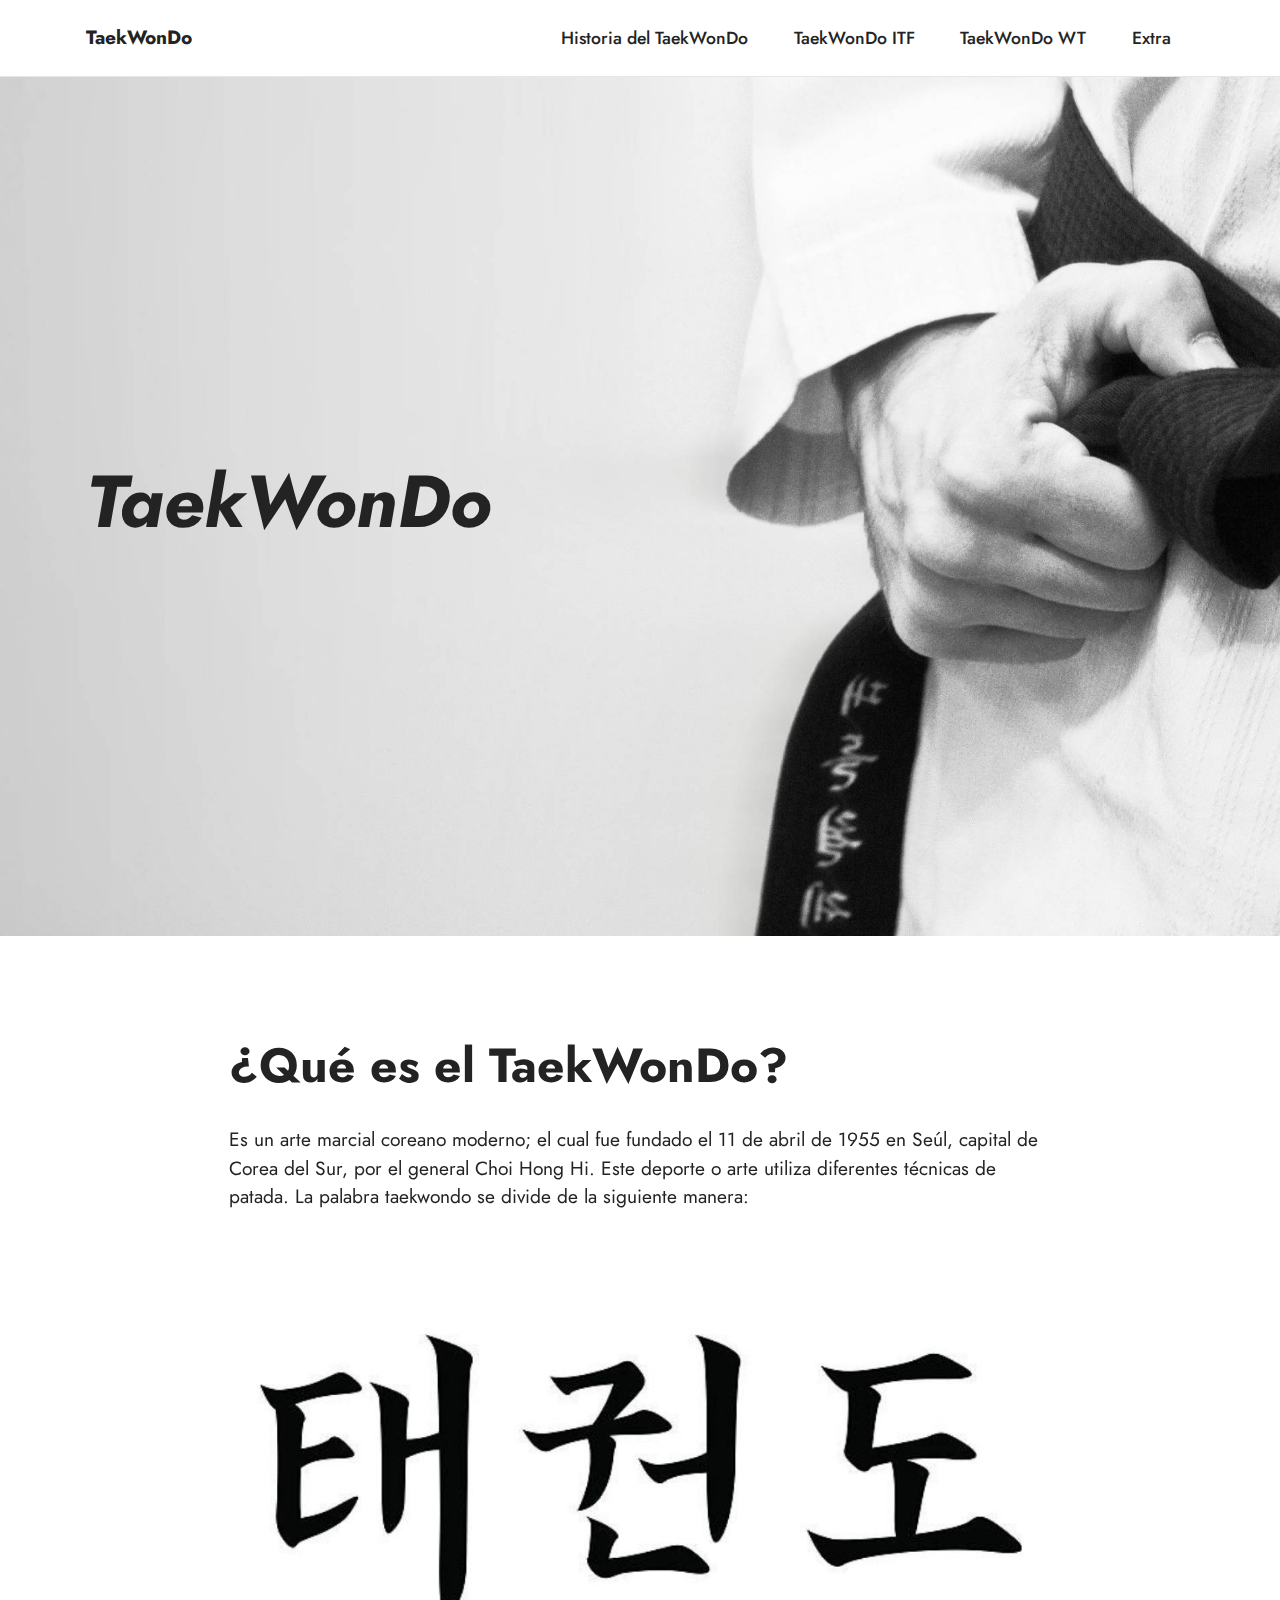
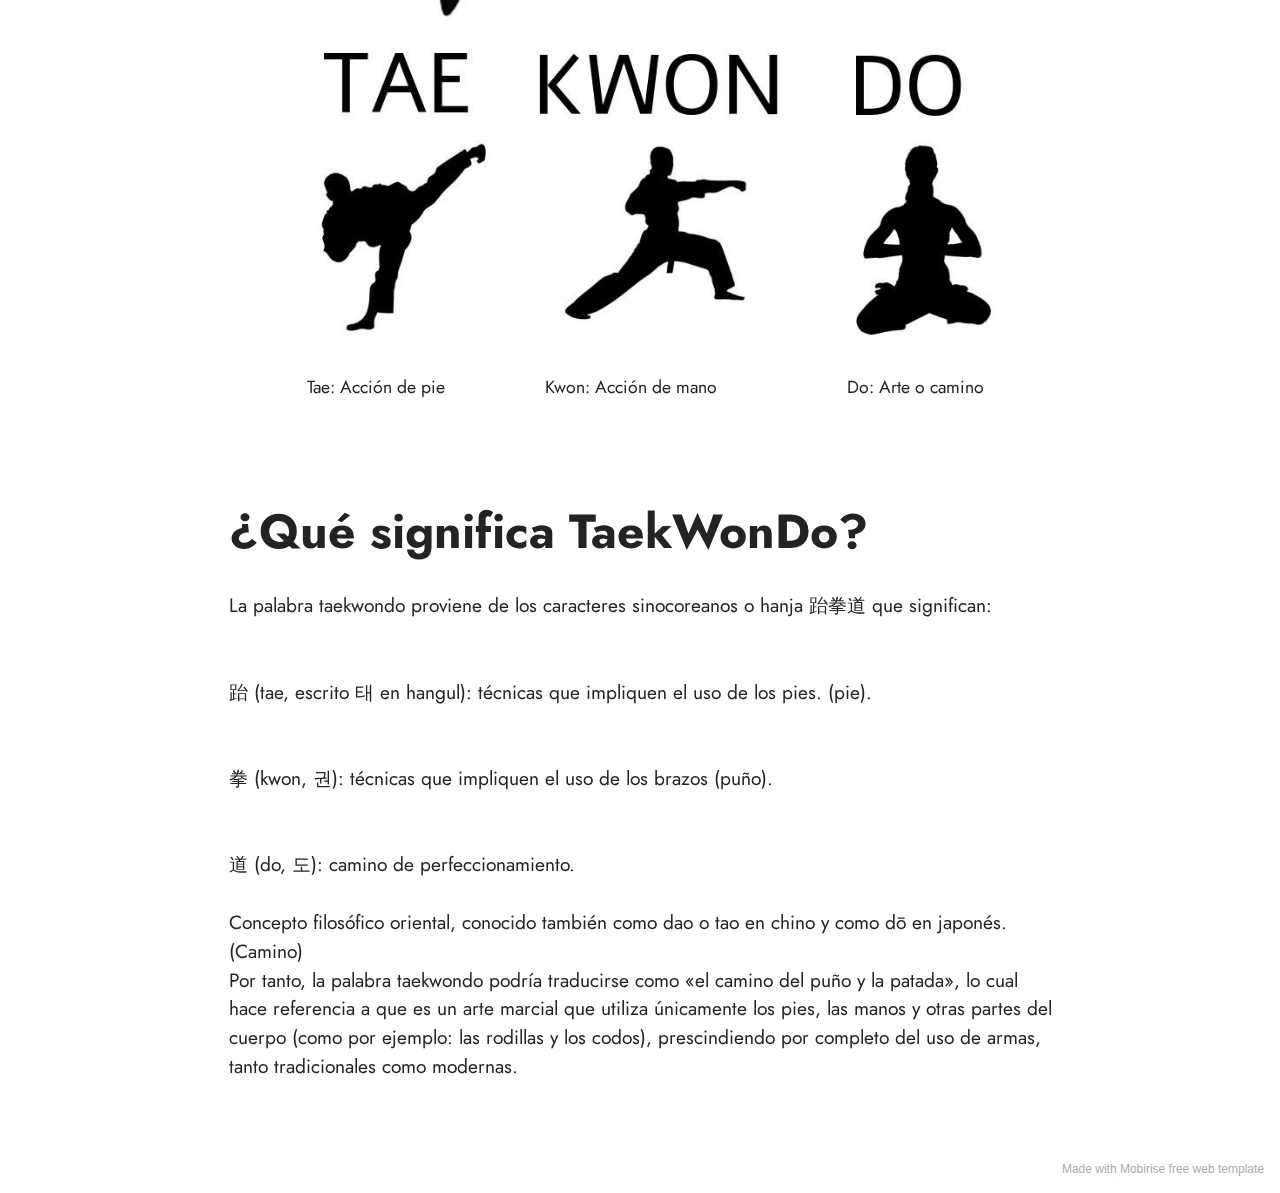
<file: index.html>
<!DOCTYPE html>
<html  >
<head>
  <!-- Site made with Mobirise Website Builder v5.3.0, https://mobirise.com -->
  <meta charset="UTF-8">
  <meta http-equiv="X-UA-Compatible" content="IE=edge">
  <meta name="generator" content="Mobirise v5.3.0, mobirise.com">
  <meta name="viewport" content="width=device-width, initial-scale=1, minimum-scale=1">
  <link rel="shortcut icon" href="assets/images/95d5eca1e208a54dc9f96bf11bac4191-121x81.jpg" type="image/x-icon">
  <meta name="description" content="">
  
  
  <title>Home</title>
  <link rel="stylesheet" href="assets/tether/tether.min.css">
  <link rel="stylesheet" href="assets/bootstrap/css/bootstrap.min.css">
  <link rel="stylesheet" href="assets/bootstrap/css/bootstrap-grid.min.css">
  <link rel="stylesheet" href="assets/bootstrap/css/bootstrap-reboot.min.css">
  <link rel="stylesheet" href="assets/dropdown/css/style.css">
  <link rel="stylesheet" href="assets/socicon/css/styles.css">
  <link rel="stylesheet" href="assets/theme/css/style.css">
  <link rel="preload" as="style" href="assets/mobirise/css/mbr-additional.css"><link rel="stylesheet" href="assets/mobirise/css/mbr-additional.css" type="text/css">
  
  
  
  
</head>
<body>
  
  <section class="menu cid-s48OLK6784" once="menu" id="menu1-h">
    
    <nav class="navbar navbar-dropdown navbar-fixed-top navbar-expand-lg">
        <div class="container">
            <div class="navbar-brand">
                
                <span class="navbar-caption-wrap"><a class="navbar-caption text-black text-primary display-7" href="index.html">TaekWonDo</a></span>
            </div>
            <button class="navbar-toggler" type="button" data-toggle="collapse" data-target="#navbarSupportedContent" aria-controls="navbarNavAltMarkup" aria-expanded="false" aria-label="Toggle navigation">
                <div class="hamburger">
                    <span></span>
                    <span></span>
                    <span></span>
                    <span></span>
                </div>
            </button>
            <div class="collapse navbar-collapse" id="navbarSupportedContent">
                <ul class="navbar-nav nav-dropdown nav-right" data-app-modern-menu="true"><li class="nav-item"><a class="nav-link link text-black text-primary display-4" href="page1.html">Historia del TaekWonDo</a></li><li class="nav-item"><a class="nav-link link text-black text-primary display-4" href="page2.html">TaekWonDo ITF</a></li>
                    <li class="nav-item"><a class="nav-link link text-black text-primary display-4" href="page3.html">
                            TaekWonDo WT</a></li><li class="nav-item"><a class="nav-link link text-black text-primary display-4" href="page4.html">
                            Extra</a></li></ul>
                
                
            </div>
        </div>
    </nav>

</section>

<section class="header1 cid-s48MCQYojq mbr-fullscreen mbr-parallax-background" id="header1-f">

    

    <div class="mbr-overlay" style="opacity: 0; background-color: rgb(255, 255, 255);"></div>

    <div class="align-center container">
        <div class="row">
            <div class="col-12 col-lg-7">
                <h1 class="mbr-section-title mbr-fonts-style mb-3 display-1"><strong><em>TaekWonDo</em></strong></h1>
                
                <p class="mbr-text mbr-fonts-style display-7"></p>
                
            </div>
        </div>
    </div>
</section>

<section class="content1 cid-s48udlf8KU" id="content1-8">
    
    <div class="container">
        <div class="row justify-content-center">
            <div class="title col-12 col-md-9">
                <h3 class="mbr-section-title mbr-fonts-style align-center mb-4 display-2"><strong>¿Qué es el TaekWonDo?</strong></h3>
                <h4 class="mbr-section-subtitle align-center mbr-fonts-style mb-4 display-7">Es un arte marcial coreano moderno; el cual fue fundado el 11 de abril de 1955 en Seúl, capital de Corea del Sur, por el general Choi Hong Hi. Este deporte o arte utiliza diferentes técnicas de patada. La palabra taekwondo se divide de la siguiente manera:</h4>
                
            </div>
        </div>
    </div>
</section>

<section class="image3 cid-s48upRUlSD" id="image3-9">
    

    

    <div class="container">
        <div class="row justify-content-center">
            <div class="col-12 col-lg-9">
                <div class="image-wrapper">
                    <img src="assets/images/tae-945x756.jpg" alt="Mobirise">
                    <p class="mbr-description mbr-fonts-style mt-2 align-center display-4">&nbsp; &nbsp; &nbsp; &nbsp; &nbsp; &nbsp; &nbsp; &nbsp;Tae: Acción de pie&nbsp; &nbsp; &nbsp; &nbsp; &nbsp; &nbsp; &nbsp; &nbsp; &nbsp; &nbsp; Kwon: Acción de mano&nbsp; &nbsp; &nbsp; &nbsp; &nbsp; &nbsp; &nbsp; &nbsp; &nbsp; &nbsp; &nbsp; &nbsp; &nbsp; Do: Arte o camino&nbsp; &nbsp; &nbsp; &nbsp; &nbsp; &nbsp; &nbsp; &nbsp; &nbsp; &nbsp; &nbsp; &nbsp; &nbsp; &nbsp; &nbsp; &nbsp; &nbsp; &nbsp; &nbsp; &nbsp;</p>
                </div>
            </div>
        </div>
    </div>
</section>

<section class="content1 cid-s48vaXqeL6" id="content1-b">
    
    <div class="container">
        <div class="row justify-content-center">
            <div class="title col-12 col-md-9">
                <h3 class="mbr-section-title mbr-fonts-style align-center mb-4 display-2"><strong>¿Qué significa TaekWonDo?</strong></h3>
                <h4 class="mbr-section-subtitle align-center mbr-fonts-style mb-4 display-7">La palabra taekwondo proviene de los caracteres sinocoreanos o hanja 跆拳道 que significan:
<div>
</div><div><br></div><br><div>跆 (tae, escrito 태 en hangul): técnicas que impliquen el uso de los pies. (pie).
</div><div><br></div><br><div>拳 (kwon, 권): técnicas que impliquen el uso de los brazos (puño).
</div><div><br></div><br><div>道 (do, 도): camino de perfeccionamiento. </div><br><div>Concepto filosófico oriental, conocido también como dao o tao en chino y como dō en japonés. (Camino)
</div><div>Por tanto, la palabra taekwondo podría traducirse como «el camino del puño y la patada», lo cual hace referencia a que es un arte marcial que utiliza únicamente los pies, las manos y otras partes del cuerpo (como por ejemplo: las rodillas y los codos), prescindiendo por completo del uso de armas, tanto tradicionales como modernas.</div></h4>
                
            </div>
        </div>
    </div>
</section><section style="background-color: #fff; font-family: -apple-system, BlinkMacSystemFont, 'Segoe UI', 'Roboto', 'Helvetica Neue', Arial, sans-serif; color:#aaa; font-size:12px; padding: 0; align-items: center; display: flex;"><a href="https://mobirise.site/n" style="flex: 1 1; height: 3rem; padding-left: 1rem;"></a><p style="flex: 0 0 auto; margin:0; padding-right:1rem;"><a href="https://mobirise.site/t" style="color:#aaa;">Made</a> with Mobirise free web template</p></section><script src="assets/web/assets/jquery/jquery.min.js"></script>  <script src="assets/popper/popper.min.js"></script>  <script src="assets/tether/tether.min.js"></script>  <script src="assets/bootstrap/js/bootstrap.min.js"></script>  <script src="assets/smoothscroll/smooth-scroll.js"></script>  <script src="assets/parallax/jarallax.min.js"></script>  <script src="assets/dropdown/js/nav-dropdown.js"></script>  <script src="assets/dropdown/js/navbar-dropdown.js"></script>  <script src="assets/touchswipe/jquery.touch-swipe.min.js"></script>  <script src="assets/theme/js/script.js"></script>  
  
  
</body>
</html>
</file>
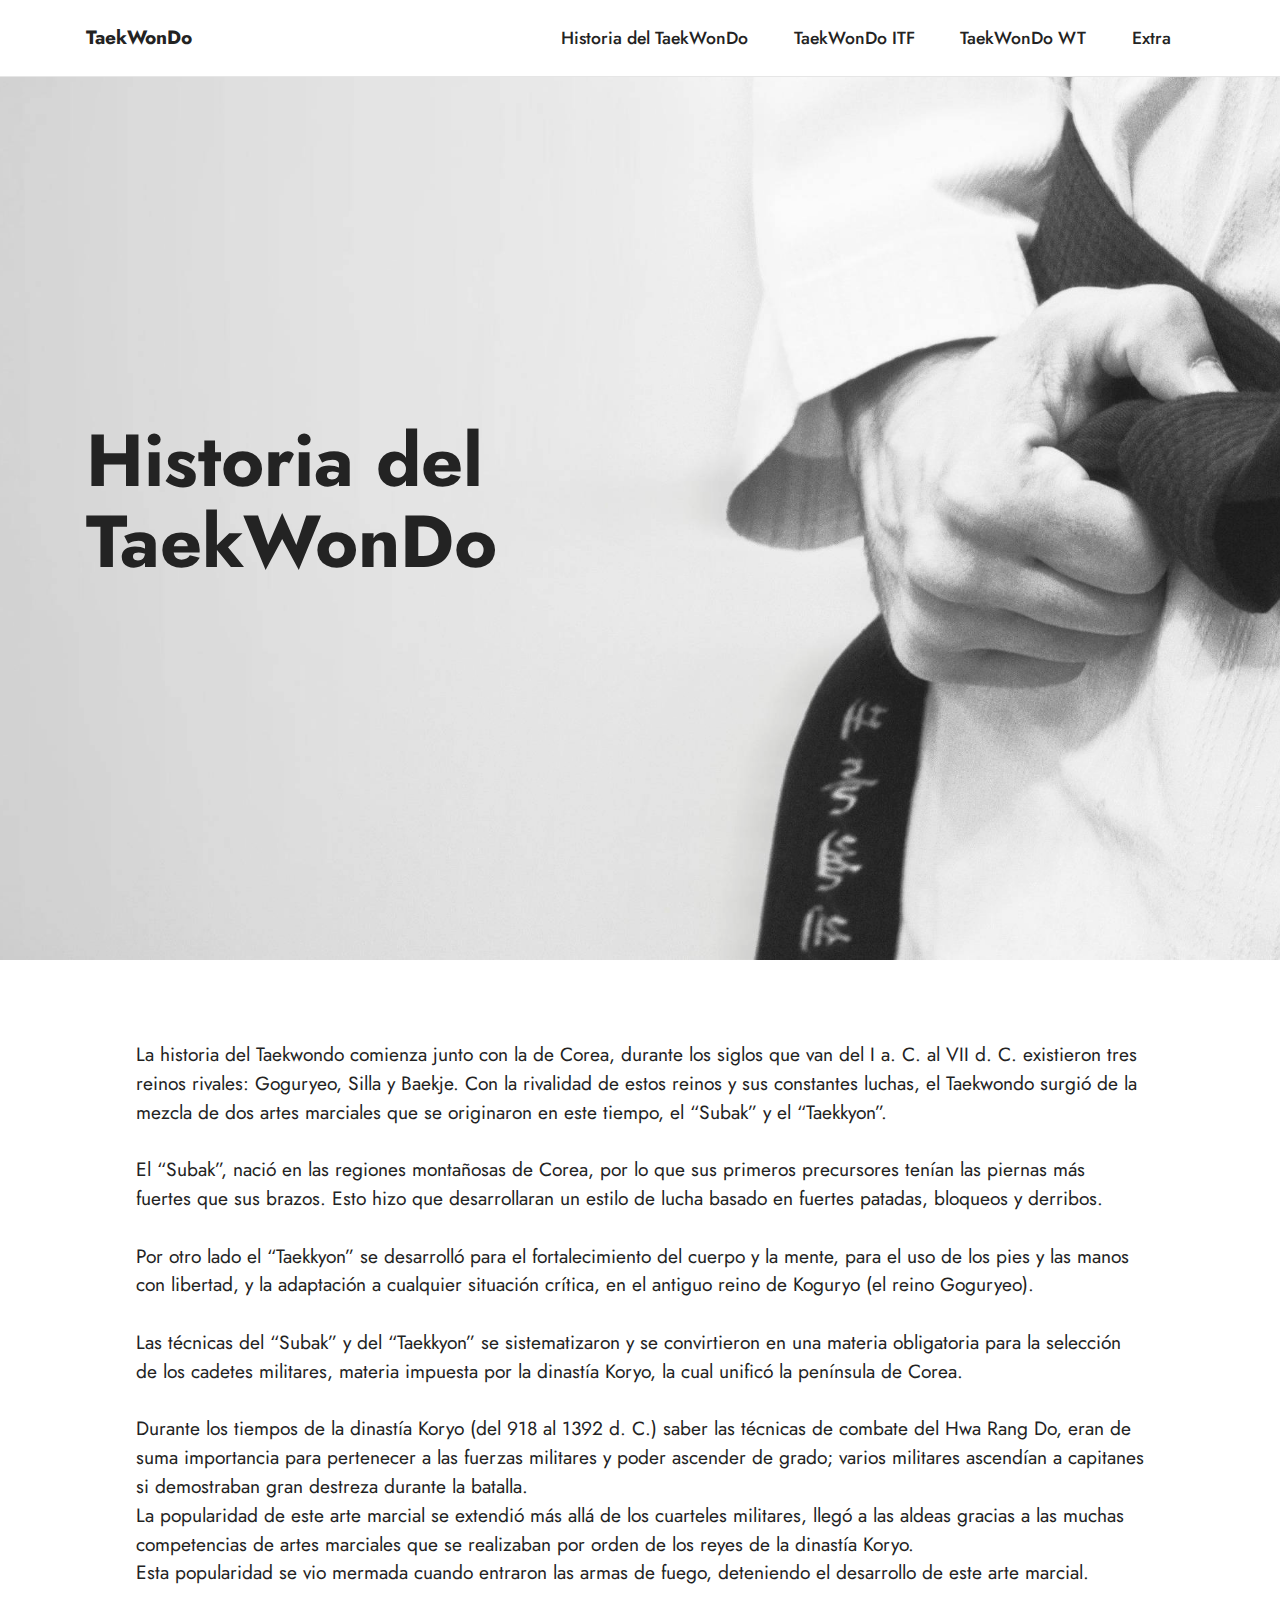
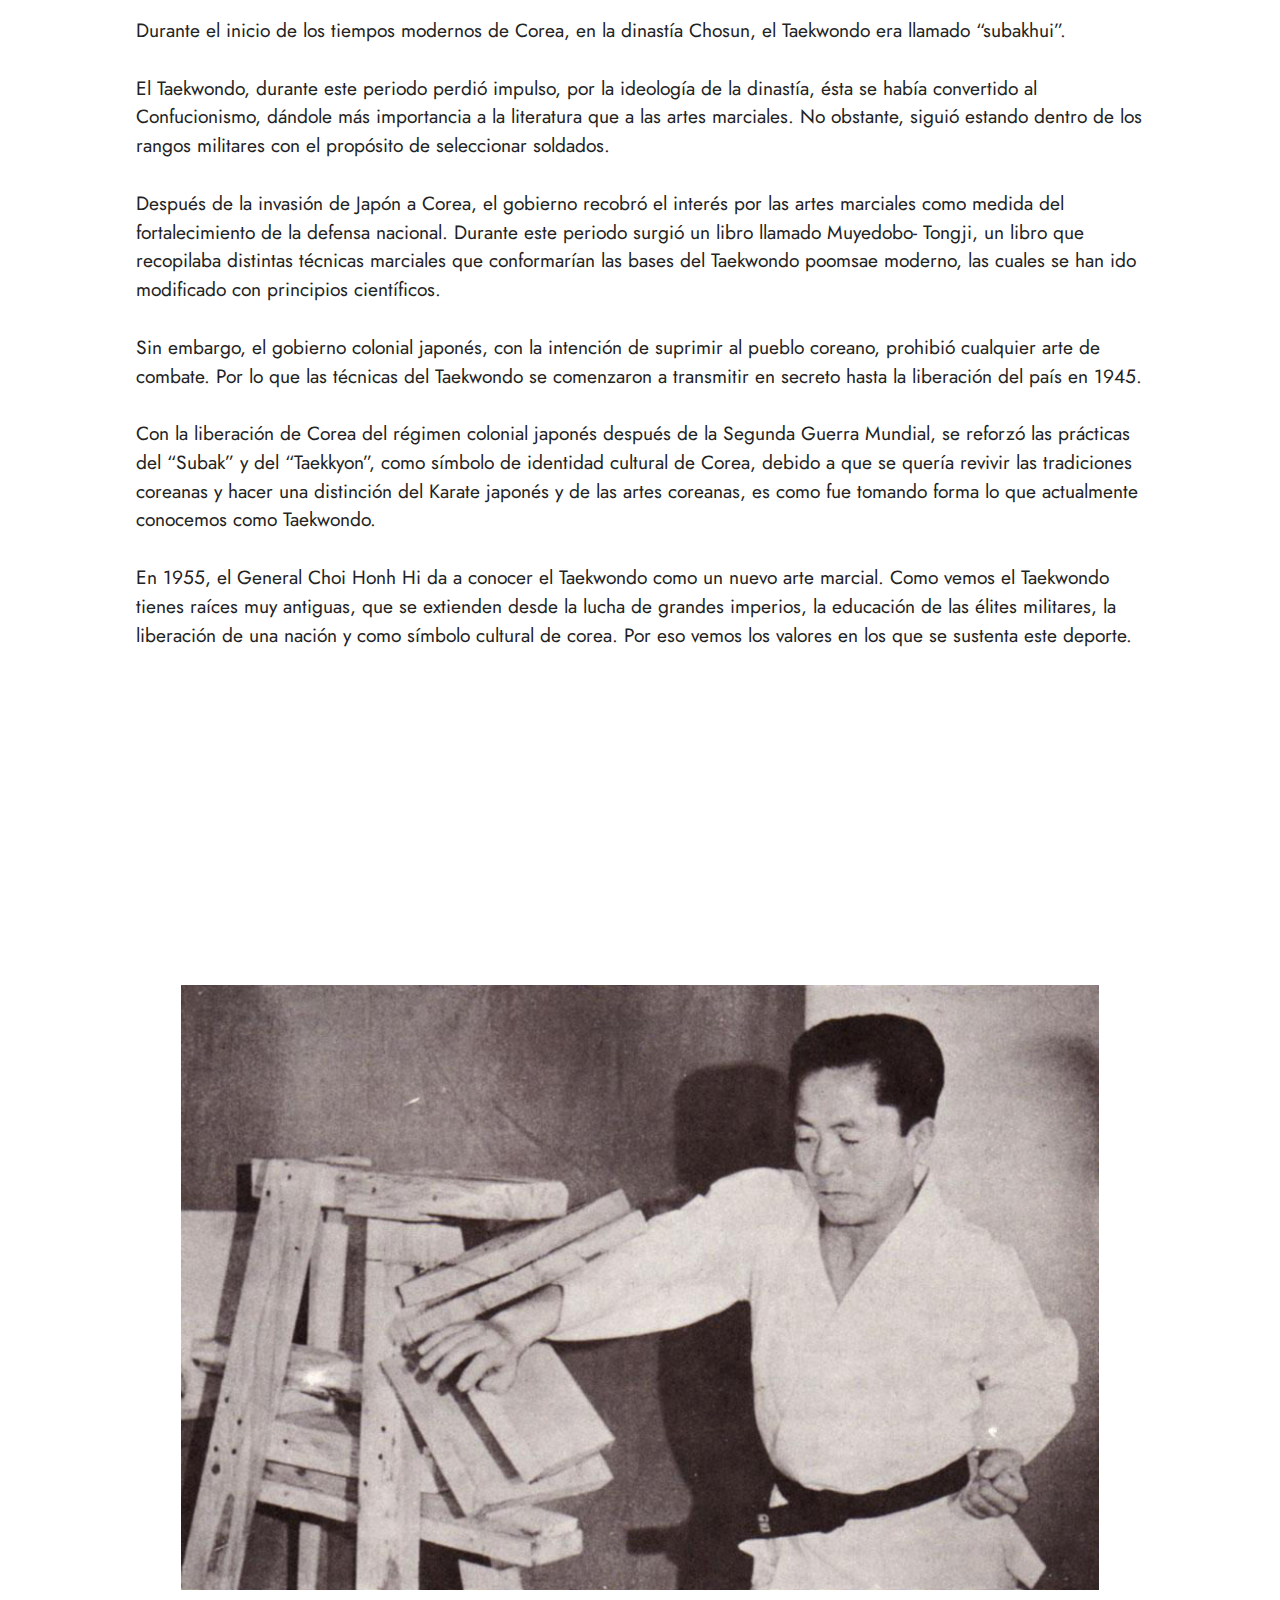
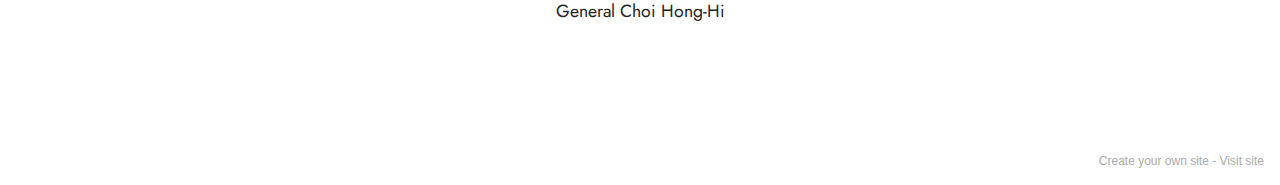
<file: page1.html>
<!DOCTYPE html>
<html  >
<head>
  <!-- Site made with Mobirise Website Builder v5.3.0, https://mobirise.com -->
  <meta charset="UTF-8">
  <meta http-equiv="X-UA-Compatible" content="IE=edge">
  <meta name="generator" content="Mobirise v5.3.0, mobirise.com">
  <meta name="viewport" content="width=device-width, initial-scale=1, minimum-scale=1">
  <link rel="shortcut icon" href="assets/images/95d5eca1e208a54dc9f96bf11bac4191-121x81.jpg" type="image/x-icon">
  <meta name="description" content="">
  
  
  <title>Historia del TaekWonDo</title>
  <link rel="stylesheet" href="assets/tether/tether.min.css">
  <link rel="stylesheet" href="assets/bootstrap/css/bootstrap.min.css">
  <link rel="stylesheet" href="assets/bootstrap/css/bootstrap-grid.min.css">
  <link rel="stylesheet" href="assets/bootstrap/css/bootstrap-reboot.min.css">
  <link rel="stylesheet" href="assets/dropdown/css/style.css">
  <link rel="stylesheet" href="assets/socicon/css/styles.css">
  <link rel="stylesheet" href="assets/theme/css/style.css">
  <link rel="preload" as="style" href="assets/mobirise/css/mbr-additional.css"><link rel="stylesheet" href="assets/mobirise/css/mbr-additional.css" type="text/css">
  
  
  
  
</head>
<body>
  
  <section class="menu cid-s48OLK6784" once="menu" id="menu1-k">
    
    <nav class="navbar navbar-dropdown navbar-fixed-top navbar-expand-lg">
        <div class="container">
            <div class="navbar-brand">
                
                <span class="navbar-caption-wrap"><a class="navbar-caption text-black text-primary display-7" href="index.html">TaekWonDo</a></span>
            </div>
            <button class="navbar-toggler" type="button" data-toggle="collapse" data-target="#navbarSupportedContent" aria-controls="navbarNavAltMarkup" aria-expanded="false" aria-label="Toggle navigation">
                <div class="hamburger">
                    <span></span>
                    <span></span>
                    <span></span>
                    <span></span>
                </div>
            </button>
            <div class="collapse navbar-collapse" id="navbarSupportedContent">
                <ul class="navbar-nav nav-dropdown nav-right" data-app-modern-menu="true"><li class="nav-item"><a class="nav-link link text-black text-primary display-4" href="page1.html">Historia del TaekWonDo</a></li><li class="nav-item"><a class="nav-link link text-black text-primary display-4" href="page2.html">TaekWonDo ITF</a></li>
                    <li class="nav-item"><a class="nav-link link text-black text-primary display-4" href="page3.html">
                            TaekWonDo WT</a></li><li class="nav-item"><a class="nav-link link text-black text-primary display-4" href="page4.html">
                            Extra</a></li></ul>
                
                
            </div>
        </div>
    </nav>

</section>

<section class="header1 cid-svkZMXrqwE mbr-fullscreen" id="header1-l">

    

    <div class="mbr-overlay" style="opacity: 0.1; background-color: rgb(250, 250, 250);"></div>

    <div class="container">
        <div class="row">
            <div class="col-12 col-lg-5">
                <h1 class="mbr-section-title mbr-fonts-style mb-3 display-1"><strong>Historia del</strong><br><strong>TaekWonDo</strong></h1>
                
                
                
            </div>
        </div>
    </div>
</section>

<section class="content5 cid-sB5C8zTCNv" id="content5-y">
    
    <div class="container-fluid">
        <div class="row justify-content-center">
            <div class="col-md-12 col-lg-10">
                
                
                <p class="mbr-text mbr-fonts-style display-7">La historia del Taekwondo comienza junto con la de Corea, durante los siglos que van del I a. C. al VII d. C. existieron tres reinos rivales: Goguryeo, Silla y  Baekje. Con la rivalidad de estos reinos y sus constantes luchas, el Taekwondo surgió de la mezcla de dos artes marciales que se originaron en este tiempo,  el “Subak” y el “Taekkyon”.<br><br>El “Subak”, nació en las regiones montañosas de Corea, por lo que sus primeros precursores tenían las piernas más fuertes que sus brazos. Esto hizo que desarrollaran un estilo de lucha basado en fuertes patadas, bloqueos y derribos.<br><br>Por otro lado el “Taekkyon” se desarrolló para el fortalecimiento del cuerpo y la mente, para el uso de los pies y las manos con libertad, y la adaptación  a cualquier situación crítica, en el antiguo reino de Koguryo (el reino Goguryeo).
<br><br>Las técnicas del “Subak” y del “Taekkyon” se sistematizaron y se convirtieron  en una materia obligatoria para la selección de los cadetes militares, materia impuesta por la dinastía Koryo, la cual unificó la península de Corea.
<br>
<br>Durante los tiempos de la dinastía Koryo (del 918 al 1392 d. C.) saber las técnicas de combate del Hwa Rang Do, eran de suma importancia para pertenecer a las fuerzas militares y poder ascender de grado; varios militares ascendían a capitanes si demostraban gran destreza durante la batalla.<br>La popularidad de este arte marcial se extendió más allá de los cuarteles militares, llegó a las aldeas gracias a las muchas competencias de artes marciales que se realizaban por orden de los reyes de la dinastía Koryo.
<br>Esta popularidad se vio mermada cuando entraron las armas de fuego, deteniendo el desarrollo de este arte marcial. 
<br>
<br>Durante el inicio de los tiempos modernos de Corea, en la dinastía Chosun, el Taekwondo era llamado “subakhui”.
<br>
<br>El Taekwondo, durante este periodo perdió impulso, por la ideología de la dinastía, ésta se había convertido al Confucionismo, dándole más importancia a la literatura que a las artes marciales. No obstante, siguió estando dentro de los rangos militares con el propósito de seleccionar soldados.
<br>
<br>Después de la invasión de Japón a Corea, el gobierno recobró el interés por las artes marciales como medida del fortalecimiento de la defensa nacional. Durante este periodo surgió un libro llamado Muyedobo- Tongji, un libro que recopilaba distintas técnicas marciales que conformarían las bases del Taekwondo poomsae moderno, las cuales se han ido modificado con principios científicos.<br><br>Sin embargo, el gobierno colonial japonés, con la intención de suprimir al pueblo coreano, prohibió cualquier arte de combate. Por lo que las técnicas del Taekwondo se comenzaron  a transmitir en secreto hasta la liberación del país en 1945.
<br>
<br>Con la liberación de Corea del régimen colonial japonés después de la Segunda Guerra Mundial, se reforzó las prácticas del “Subak” y del “Taekkyon”, como símbolo de identidad cultural de Corea, debido a que se quería revivir las tradiciones coreanas y hacer una distinción del Karate japonés y de las artes coreanas, es como fue tomando forma lo que actualmente conocemos como Taekwondo.
<br><br>En 1955, el General Choi Honh Hi da a conocer el Taekwondo como un nuevo arte marcial. Como vemos el Taekwondo tienes raíces muy antiguas, que se extienden desde la lucha de grandes imperios, la educación de las élites militares, la liberación de una nación y como símbolo cultural de corea. Por eso vemos los valores en los que se sustenta este deporte.
<br>
<br><br><br>
<br>
<br></p>
            </div>
        </div>
    </div>
</section>

<section class="image3 cid-sBczcXrQFY" id="image3-11">
    

    

    <div class="container">
        <div class="row justify-content-center">
            <div class="col-12 col-lg-10">
                <div class="image-wrapper">
                    <a href="https://taekwondo.fandom.com/es/wiki/Choi_Hong-hi"><img src="assets/images/general-choi-honh-h-1024x1024-900x593.jpg" alt="Mobirise"></a>
                    <p class="mbr-description mbr-fonts-style mt-2 align-center display-4">
                        General Choi Hong-Hi</p>
                </div>
            </div>
        </div>
    </div>
</section><section style="background-color: #fff; font-family: -apple-system, BlinkMacSystemFont, 'Segoe UI', 'Roboto', 'Helvetica Neue', Arial, sans-serif; color:#aaa; font-size:12px; padding: 0; align-items: center; display: flex;"><a href="https://mobirise.site/y" style="flex: 1 1; height: 3rem; padding-left: 1rem;"></a><p style="flex: 0 0 auto; margin:0; padding-right:1rem;">Create your own site - <a href="https://mobirise.site/w" style="color:#aaa;">Visit site</a></p></section><script src="assets/web/assets/jquery/jquery.min.js"></script>  <script src="assets/popper/popper.min.js"></script>  <script src="assets/tether/tether.min.js"></script>  <script src="assets/bootstrap/js/bootstrap.min.js"></script>  <script src="assets/smoothscroll/smooth-scroll.js"></script>  <script src="assets/dropdown/js/nav-dropdown.js"></script>  <script src="assets/dropdown/js/navbar-dropdown.js"></script>  <script src="assets/touchswipe/jquery.touch-swipe.min.js"></script>  <script src="assets/theme/js/script.js"></script>  
  
  
</body>
</html>
</file>
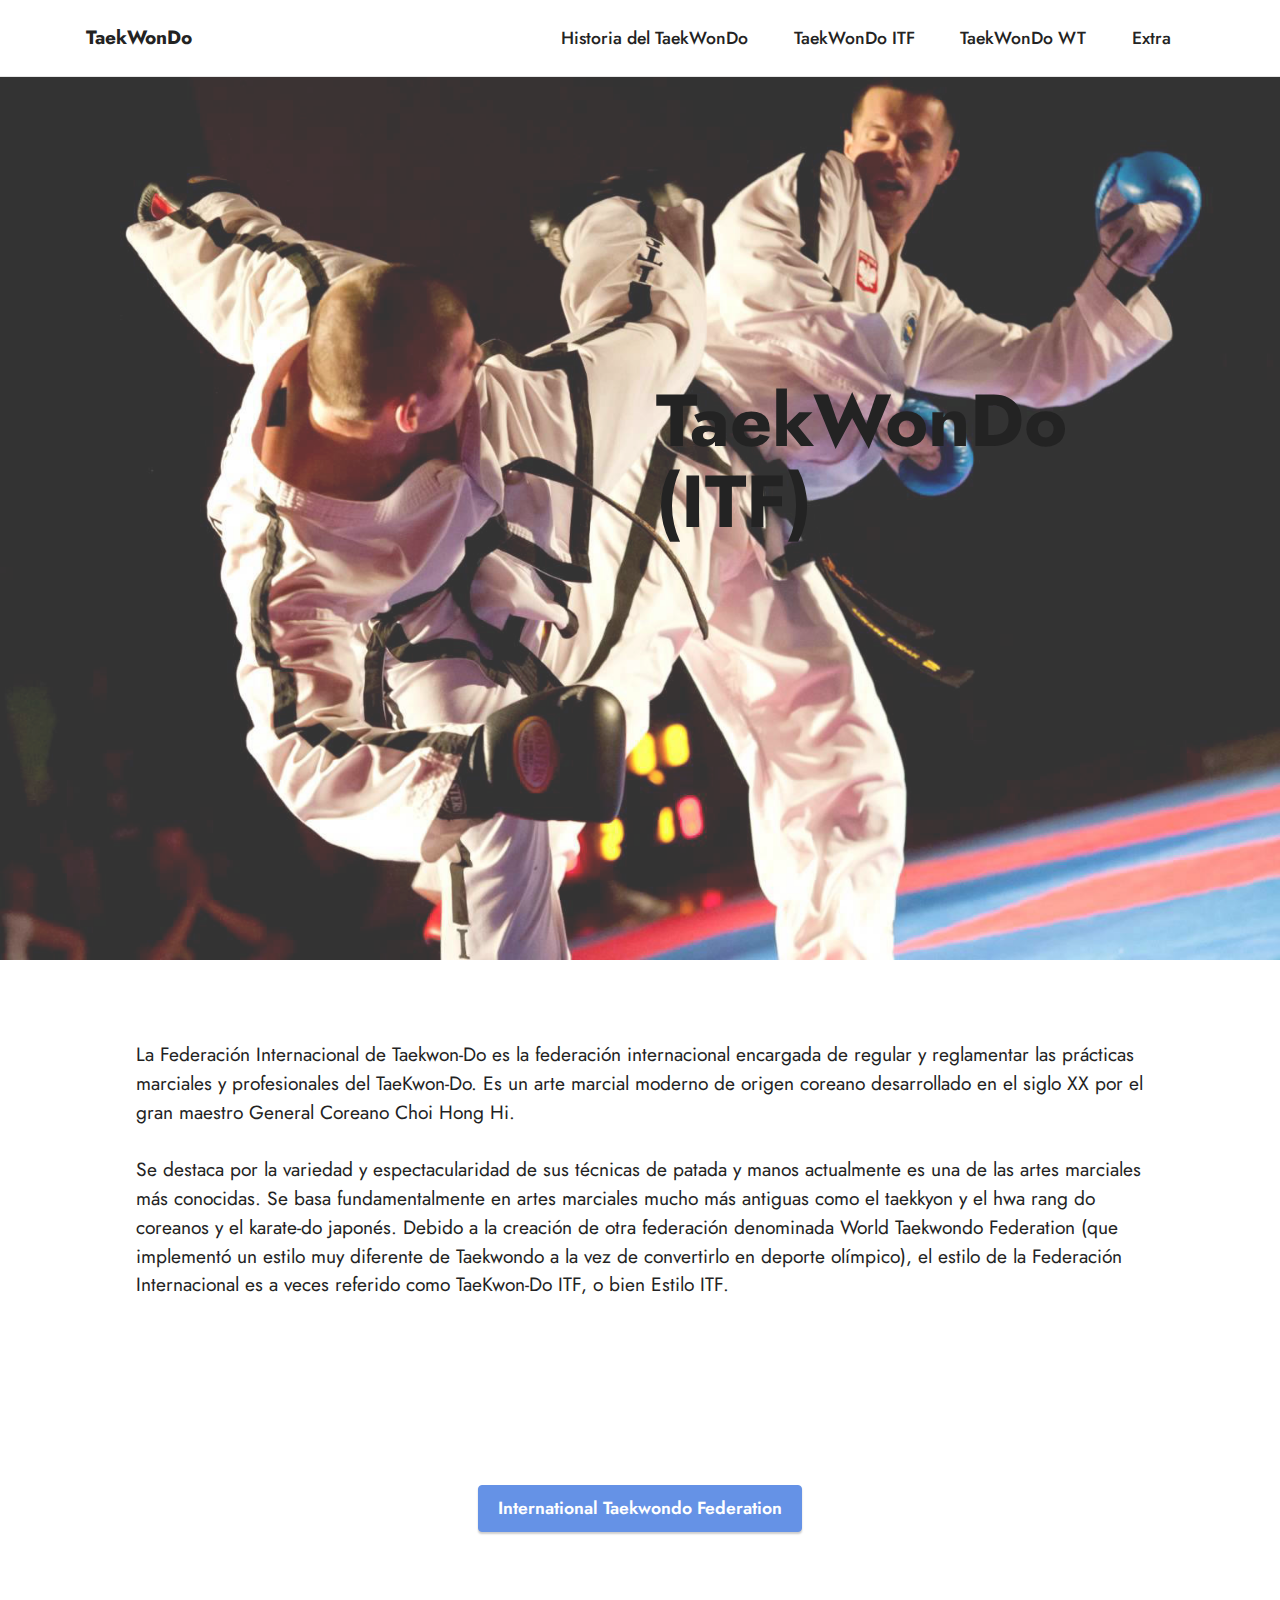
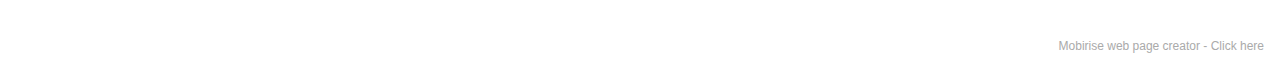
<file: page2.html>
<!DOCTYPE html>
<html  >
<head>
  <!-- Site made with Mobirise Website Builder v5.3.0, https://mobirise.com -->
  <meta charset="UTF-8">
  <meta http-equiv="X-UA-Compatible" content="IE=edge">
  <meta name="generator" content="Mobirise v5.3.0, mobirise.com">
  <meta name="viewport" content="width=device-width, initial-scale=1, minimum-scale=1">
  <link rel="shortcut icon" href="assets/images/95d5eca1e208a54dc9f96bf11bac4191-121x81.jpg" type="image/x-icon">
  <meta name="description" content="">
  
  
  <title>TaekWonDo ITF</title>
  <link rel="stylesheet" href="assets/tether/tether.min.css">
  <link rel="stylesheet" href="assets/bootstrap/css/bootstrap.min.css">
  <link rel="stylesheet" href="assets/bootstrap/css/bootstrap-grid.min.css">
  <link rel="stylesheet" href="assets/bootstrap/css/bootstrap-reboot.min.css">
  <link rel="stylesheet" href="assets/dropdown/css/style.css">
  <link rel="stylesheet" href="assets/socicon/css/styles.css">
  <link rel="stylesheet" href="assets/theme/css/style.css">
  <link rel="preload" as="style" href="assets/mobirise/css/mbr-additional.css"><link rel="stylesheet" href="assets/mobirise/css/mbr-additional.css" type="text/css">
  
  
  
  
</head>
<body>
  
  <section class="menu cid-s48OLK6784" once="menu" id="menu1-m">
    
    <nav class="navbar navbar-dropdown navbar-fixed-top navbar-expand-lg">
        <div class="container">
            <div class="navbar-brand">
                
                <span class="navbar-caption-wrap"><a class="navbar-caption text-black text-primary display-7" href="index.html">TaekWonDo</a></span>
            </div>
            <button class="navbar-toggler" type="button" data-toggle="collapse" data-target="#navbarSupportedContent" aria-controls="navbarNavAltMarkup" aria-expanded="false" aria-label="Toggle navigation">
                <div class="hamburger">
                    <span></span>
                    <span></span>
                    <span></span>
                    <span></span>
                </div>
            </button>
            <div class="collapse navbar-collapse" id="navbarSupportedContent">
                <ul class="navbar-nav nav-dropdown nav-right" data-app-modern-menu="true"><li class="nav-item"><a class="nav-link link text-black text-primary display-4" href="page1.html">Historia del TaekWonDo</a></li><li class="nav-item"><a class="nav-link link text-black text-primary display-4" href="page2.html">TaekWonDo ITF</a></li>
                    <li class="nav-item"><a class="nav-link link text-black text-primary display-4" href="page3.html">
                            TaekWonDo WT</a></li><li class="nav-item"><a class="nav-link link text-black text-primary display-4" href="page4.html">
                            Extra</a></li></ul>
                
                
            </div>
        </div>
    </nav>

</section>

<section class="header3 cid-svl0lQ7Ihb mbr-fullscreen" id="header3-q">

    

    <div class="mbr-overlay" style="opacity: 0.2; background-color: rgb(255, 255, 255);"></div>

    <div class="align-center container">
        <div class="row justify-content-end">
            <div class="col-12 col-lg-6">
                <h1 class="mbr-section-title mbr-fonts-style mb-3 display-1"><strong>TaekWonDo (ITF)&nbsp;</strong><br><br></h1>
                
                <p class="mbr-text mbr-fonts-style display-7"></p>
                
            </div>
        </div>
    </div>
</section>

<section class="content5 cid-sBczaAmYth" id="content5-10">
    
    <div class="container-fluid">
        <div class="row justify-content-center">
            <div class="col-md-12 col-lg-10">
                
                
                <p class="mbr-text mbr-fonts-style display-7">
                    La Federación Internacional de Taekwon-Do es la federación internacional encargada de regular y reglamentar las prácticas marciales y profesionales del TaeKwon-Do. Es un arte marcial moderno de origen coreano desarrollado en el siglo XX por el gran maestro General Coreano Choi Hong Hi.<br><br>Se destaca por la variedad y espectacularidad de sus técnicas de patada y manos actualmente es una de las artes marciales más conocidas. Se basa fundamentalmente en artes marciales mucho más antiguas como el taekkyon y el hwa rang do coreanos y el karate-do japonés. Debido a la creación de otra federación denominada World Taekwondo Federation (que implementó un estilo muy diferente de Taekwondo a la vez de convertirlo en deporte olímpico), el estilo de la Federación Internacional es a veces referido como TaeKwon-Do ITF, o bien Estilo ITF.<br> </p>
            </div>
        </div>
    </div>
</section>

<section class="content11 cid-sBj0zpzpVc" id="content11-16">
    
    <div class="container">
        <div class="row justify-content-center">
            <div class="col-md-12 col-lg-10">
                <div class="mbr-section-btn align-center"><a class="btn btn-primary display-4" href="https://www.itf-tkd.org/">International Taekwondo Federation</a></div>
            </div>
        </div>
    </div>
</section><section style="background-color: #fff; font-family: -apple-system, BlinkMacSystemFont, 'Segoe UI', 'Roboto', 'Helvetica Neue', Arial, sans-serif; color:#aaa; font-size:12px; padding: 0; align-items: center; display: flex;"><a href="https://mobirise.site/w" style="flex: 1 1; height: 3rem; padding-left: 1rem;"></a><p style="flex: 0 0 auto; margin:0; padding-right:1rem;">Mobirise web page creator - <a href="https://mobirise.site/o" style="color:#aaa;">Click here</a></p></section><script src="assets/web/assets/jquery/jquery.min.js"></script>  <script src="assets/popper/popper.min.js"></script>  <script src="assets/tether/tether.min.js"></script>  <script src="assets/bootstrap/js/bootstrap.min.js"></script>  <script src="assets/smoothscroll/smooth-scroll.js"></script>  <script src="assets/dropdown/js/nav-dropdown.js"></script>  <script src="assets/dropdown/js/navbar-dropdown.js"></script>  <script src="assets/touchswipe/jquery.touch-swipe.min.js"></script>  <script src="assets/theme/js/script.js"></script>  
  
  
</body>
</html>
</file>
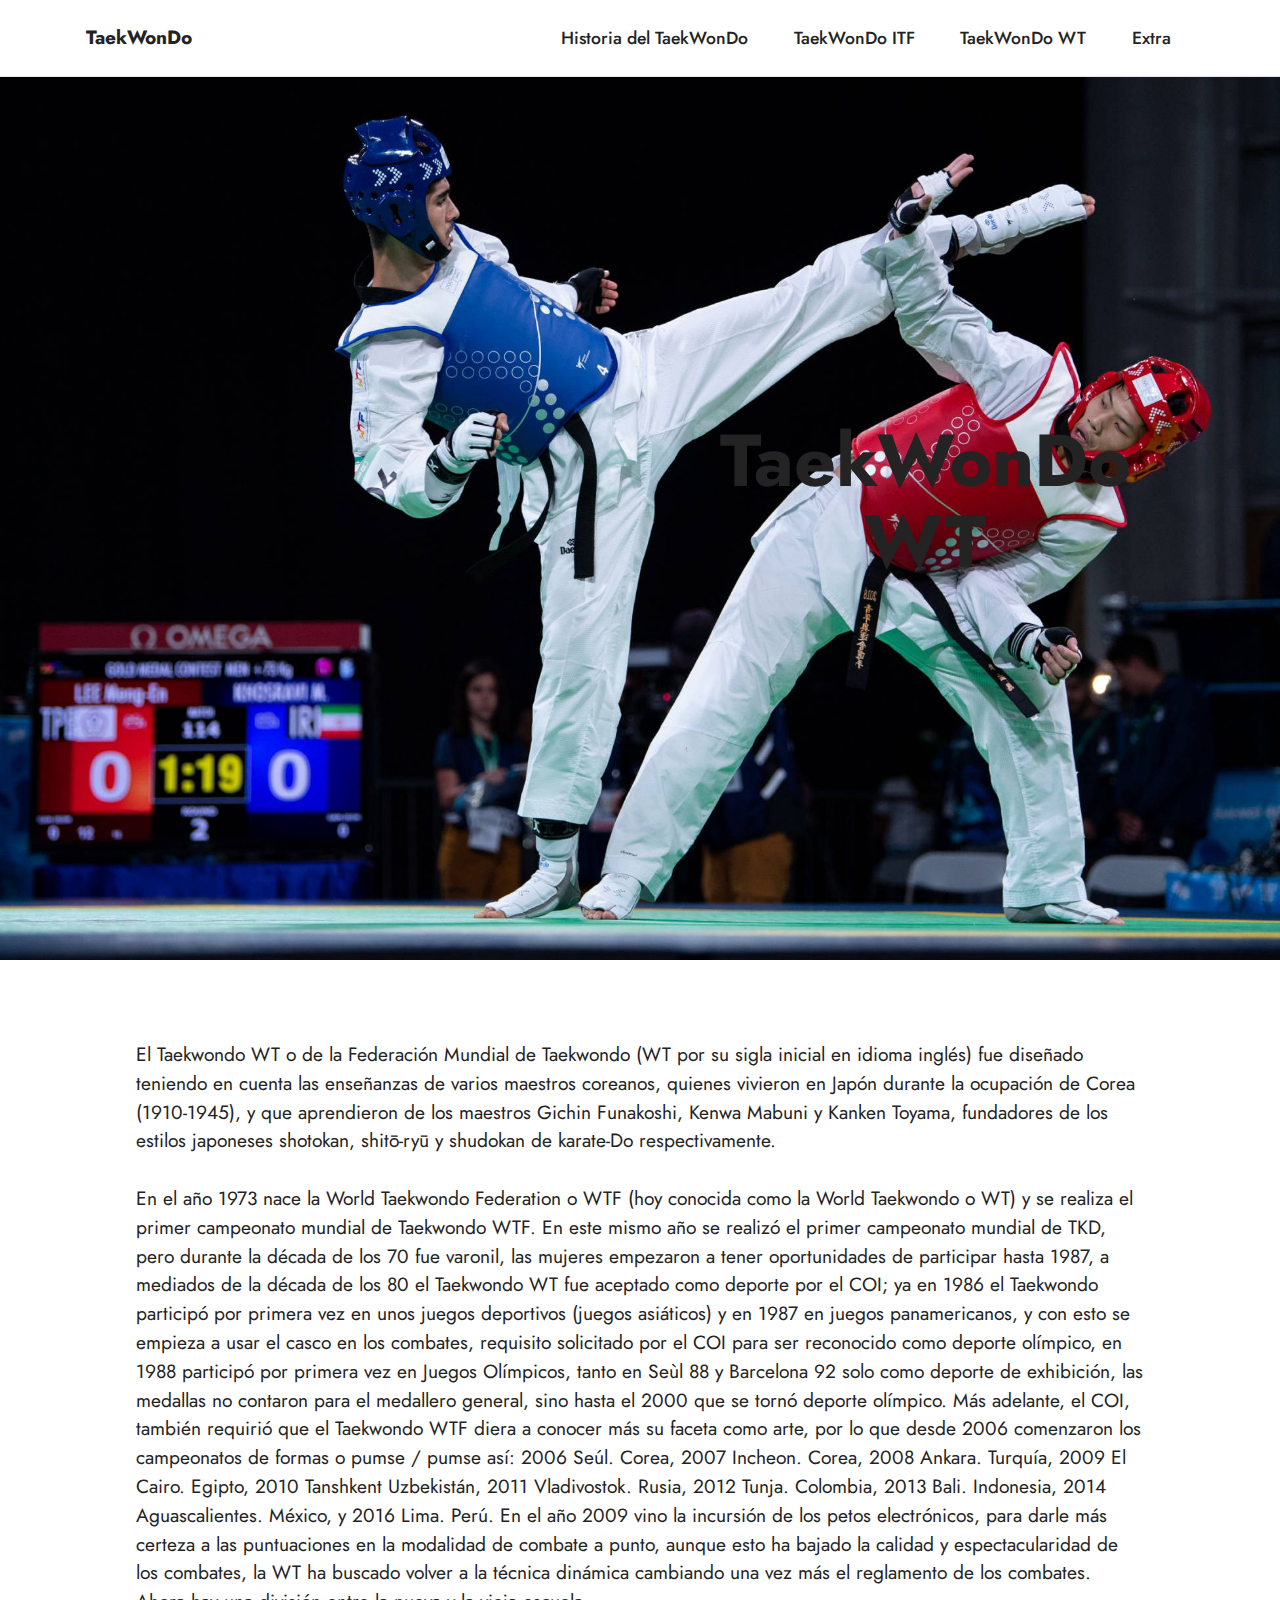
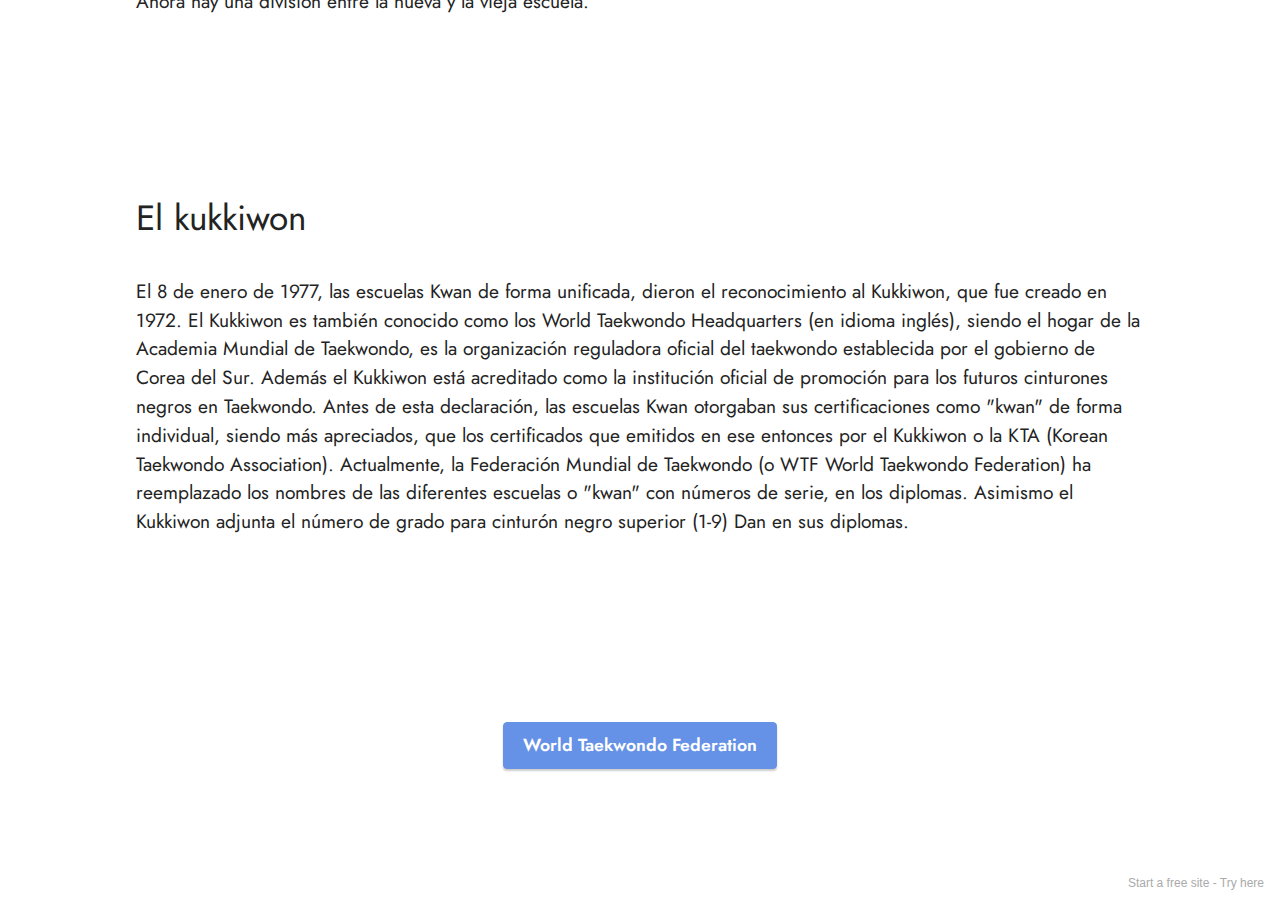
<file: page3.html>
<!DOCTYPE html>
<html  >
<head>
  <!-- Site made with Mobirise Website Builder v5.3.0, https://mobirise.com -->
  <meta charset="UTF-8">
  <meta http-equiv="X-UA-Compatible" content="IE=edge">
  <meta name="generator" content="Mobirise v5.3.0, mobirise.com">
  <meta name="viewport" content="width=device-width, initial-scale=1, minimum-scale=1">
  <link rel="shortcut icon" href="assets/images/95d5eca1e208a54dc9f96bf11bac4191-121x81.jpg" type="image/x-icon">
  <meta name="description" content="">
  
  
  <title>TaekWonDo WT</title>
  <link rel="stylesheet" href="assets/tether/tether.min.css">
  <link rel="stylesheet" href="assets/bootstrap/css/bootstrap.min.css">
  <link rel="stylesheet" href="assets/bootstrap/css/bootstrap-grid.min.css">
  <link rel="stylesheet" href="assets/bootstrap/css/bootstrap-reboot.min.css">
  <link rel="stylesheet" href="assets/dropdown/css/style.css">
  <link rel="stylesheet" href="assets/socicon/css/styles.css">
  <link rel="stylesheet" href="assets/theme/css/style.css">
  <link rel="preload" as="style" href="assets/mobirise/css/mbr-additional.css"><link rel="stylesheet" href="assets/mobirise/css/mbr-additional.css" type="text/css">
  
  
  
  
</head>
<body>
  
  <section class="menu cid-s48OLK6784" once="menu" id="menu1-r">
    
    <nav class="navbar navbar-dropdown navbar-fixed-top navbar-expand-lg">
        <div class="container">
            <div class="navbar-brand">
                
                <span class="navbar-caption-wrap"><a class="navbar-caption text-black text-primary display-7" href="index.html">TaekWonDo</a></span>
            </div>
            <button class="navbar-toggler" type="button" data-toggle="collapse" data-target="#navbarSupportedContent" aria-controls="navbarNavAltMarkup" aria-expanded="false" aria-label="Toggle navigation">
                <div class="hamburger">
                    <span></span>
                    <span></span>
                    <span></span>
                    <span></span>
                </div>
            </button>
            <div class="collapse navbar-collapse" id="navbarSupportedContent">
                <ul class="navbar-nav nav-dropdown nav-right" data-app-modern-menu="true"><li class="nav-item"><a class="nav-link link text-black text-primary display-4" href="page1.html">Historia del TaekWonDo</a></li><li class="nav-item"><a class="nav-link link text-black text-primary display-4" href="page2.html">TaekWonDo ITF</a></li>
                    <li class="nav-item"><a class="nav-link link text-black text-primary display-4" href="page3.html">
                            TaekWonDo WT</a></li><li class="nav-item"><a class="nav-link link text-black text-primary display-4" href="page4.html">
                            Extra</a></li></ul>
                
                
            </div>
        </div>
    </nav>

</section>

<section class="header3 cid-svl1DNigUh mbr-fullscreen" id="header3-u">

    

    <div class="mbr-overlay" style="opacity: 0; background-color: rgb(255, 255, 255);"></div>

    <div class="align-center container">
        <div class="row justify-content-end">
            <div class="col-12 col-lg-6">
                <h1 class="mbr-section-title mbr-fonts-style mb-3 display-1"><strong>TaekWonDo WT</strong></h1>
                
                <p class="mbr-text mbr-fonts-style display-7"></p>
                
            </div>
        </div>
    </div>
</section>

<section class="content5 cid-sBcB16yN84" id="content5-12">
    
    <div class="container-fluid">
        <div class="row justify-content-center">
            <div class="col-md-12 col-lg-10">
                
                
                <p class="mbr-text mbr-fonts-style display-7">
                    El Taekwondo WT o de la Federación Mundial de Taekwondo (WT por su sigla inicial en idioma inglés) fue diseñado teniendo en cuenta las enseñanzas de varios maestros coreanos, quienes vivieron en Japón durante la ocupación de Corea (1910-1945), y que aprendieron de los maestros Gichin Funakoshi, Kenwa Mabuni y Kanken Toyama, fundadores de los estilos japoneses shotokan, shitō-ryū y shudokan de karate-Do respectivamente.<br><br>En el año 1973 nace la World Taekwondo Federation o WTF (hoy conocida como la World Taekwondo o WT) y se realiza el primer campeonato mundial de Taekwondo WTF. En este mismo año&nbsp;se realizó el primer campeonato mundial de TKD, pero durante la década de los 70 fue varonil, las mujeres empezaron a tener oportunidades de participar hasta 1987, a mediados de la década de los 80 el Taekwondo WT fue aceptado como deporte por el COI; ya en 1986 el Taekwondo participó por primera vez en unos juegos deportivos (juegos asiáticos) y en 1987 en juegos panamericanos, y con esto se empieza a usar el casco en los combates, requisito solicitado por el COI para ser reconocido como deporte olímpico, en 1988 participó por primera vez en Juegos Olímpicos, tanto en Seùl 88 y Barcelona 92 solo como deporte de exhibición, las medallas no contaron para el medallero general, sino hasta el 2000 que se tornó deporte olímpico. Más adelante, el COI, también requirió que el Taekwondo WTF diera a conocer más su faceta como arte, por lo que desde 2006 comenzaron los campeonatos de formas o pumse / pumse así: 2006 Seúl. Corea, 2007 Incheon. Corea, 2008 Ankara. Turquía, 2009 El Cairo. Egipto, 2010 Tanshkent Uzbekistán, 2011 Vladivostok. Rusia, 2012 Tunja. Colombia, 2013 Bali. Indonesia, 2014 Aguascalientes. México, y 2016 Lima. Perú. En el año 2009 vino la incursión de los petos electrónicos, para darle más certeza a las puntuaciones en la modalidad de combate a punto, aunque esto ha bajado la calidad y espectacularidad de los combates, la WT ha buscado volver a la técnica dinámica cambiando una vez más el reglamento de los combates. Ahora hay una división entre la nueva y la vieja escuela.<br></p>
            </div>
        </div>
    </div>
</section>

<section class="content5 cid-sBgczf5LhV" id="content5-14">
    
    <div class="container-fluid">
        <div class="row justify-content-center">
            <div class="col-md-12 col-lg-10">
                
                <h4 class="mbr-section-subtitle mbr-fonts-style mb-4 display-5">
                    El kukkiwon</h4>
                <p class="mbr-text mbr-fonts-style display-7">
                    El 8 de enero de 1977, las escuelas Kwan de forma unificada, dieron el reconocimiento al Kukkiwon, que fue creado en 1972. El Kukkiwon es también conocido como los World Taekwondo Headquarters (en idioma inglés), siendo el hogar de la Academia Mundial de Taekwondo, es la organización reguladora oficial del taekwondo establecida por el gobierno de Corea del Sur. Además el Kukkiwon está acreditado como la institución oficial de promoción para los futuros cinturones negros en Taekwondo. Antes de esta declaración, las escuelas Kwan otorgaban sus certificaciones como "kwan" de forma individual, siendo más apreciados, que los certificados que emitidos en ese entonces por el Kukkiwon o la KTA (Korean Taekwondo Association). Actualmente, la Federación Mundial de Taekwondo (o WTF World Taekwondo Federation) ha reemplazado los nombres de las diferentes escuelas o "kwan" con números de serie, en los diplomas. Asimismo el Kukkiwon adjunta el número de grado para cinturón negro superior (1-9) Dan en sus diplomas.</p>
            </div>
        </div>
    </div>
</section>

<section class="content11 cid-sBhqYU7NzY" id="content11-15">
    
    <div class="container">
        <div class="row justify-content-center">
            <div class="col-md-12 col-lg-10">
                <div class="mbr-section-btn align-center"><a class="btn btn-primary display-4" href="http://www.worldtaekwondo.org/index.html" target="_blank">World Taekwondo Federation</a></div>
            </div>
        </div>
    </div>
</section><section style="background-color: #fff; font-family: -apple-system, BlinkMacSystemFont, 'Segoe UI', 'Roboto', 'Helvetica Neue', Arial, sans-serif; color:#aaa; font-size:12px; padding: 0; align-items: center; display: flex;"><a href="https://mobirise.site/t" style="flex: 1 1; height: 3rem; padding-left: 1rem;"></a><p style="flex: 0 0 auto; margin:0; padding-right:1rem;">Start a free site - <a href="https://mobirise.site/v" style="color:#aaa;">Try here</a></p></section><script src="assets/web/assets/jquery/jquery.min.js"></script>  <script src="assets/popper/popper.min.js"></script>  <script src="assets/tether/tether.min.js"></script>  <script src="assets/bootstrap/js/bootstrap.min.js"></script>  <script src="assets/smoothscroll/smooth-scroll.js"></script>  <script src="assets/dropdown/js/nav-dropdown.js"></script>  <script src="assets/dropdown/js/navbar-dropdown.js"></script>  <script src="assets/touchswipe/jquery.touch-swipe.min.js"></script>  <script src="assets/theme/js/script.js"></script>  
  
  
</body>
</html>
</file>
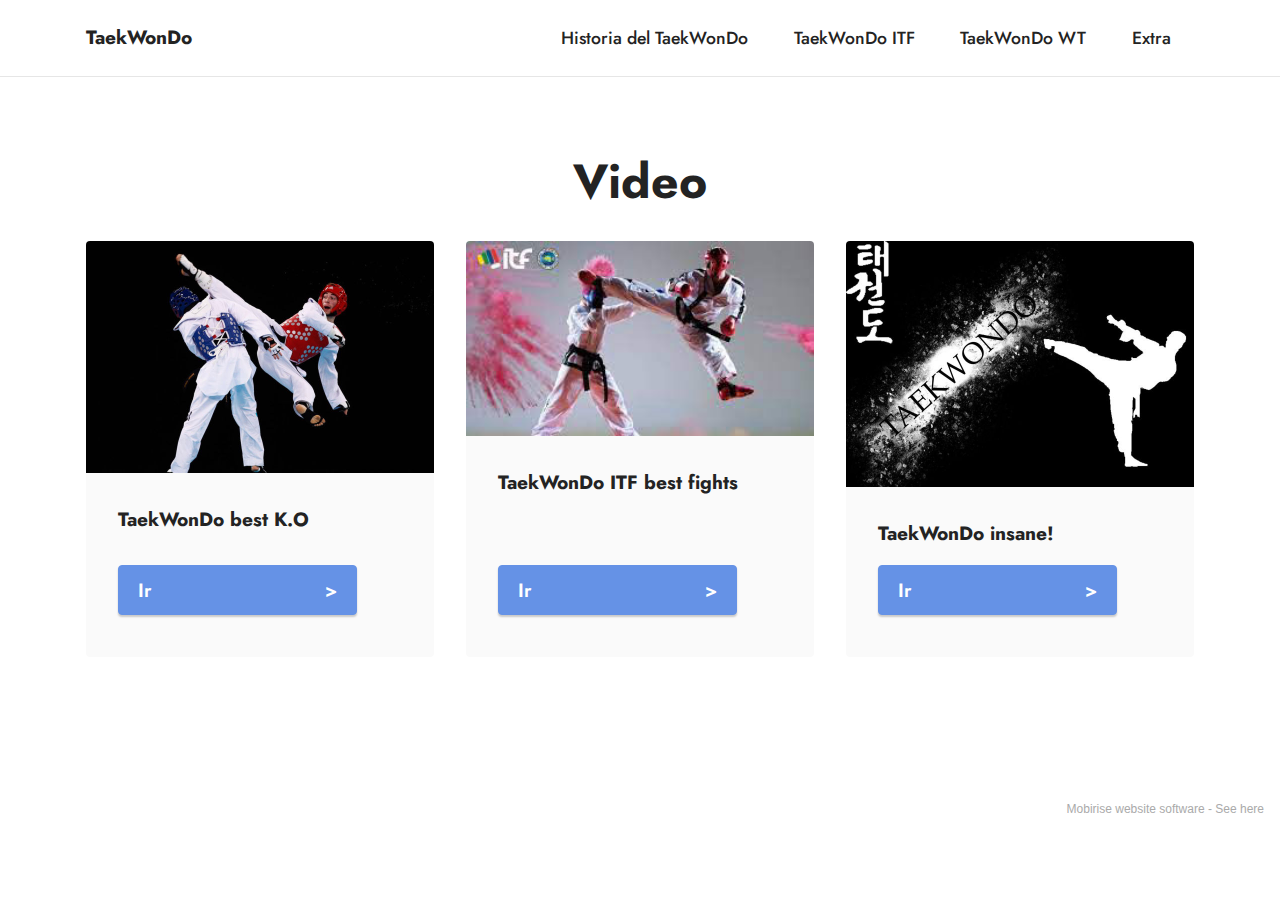
<file: page4.html>
<!DOCTYPE html>
<html  >
<head>
  <!-- Site made with Mobirise Website Builder v5.3.0, https://mobirise.com -->
  <meta charset="UTF-8">
  <meta http-equiv="X-UA-Compatible" content="IE=edge">
  <meta name="generator" content="Mobirise v5.3.0, mobirise.com">
  <meta name="viewport" content="width=device-width, initial-scale=1, minimum-scale=1">
  <link rel="shortcut icon" href="assets/images/95d5eca1e208a54dc9f96bf11bac4191-121x81.jpg" type="image/x-icon">
  <meta name="description" content="">
  
  
  <title>Extra</title>
  <link rel="stylesheet" href="assets/tether/tether.min.css">
  <link rel="stylesheet" href="assets/bootstrap/css/bootstrap.min.css">
  <link rel="stylesheet" href="assets/bootstrap/css/bootstrap-grid.min.css">
  <link rel="stylesheet" href="assets/bootstrap/css/bootstrap-reboot.min.css">
  <link rel="stylesheet" href="assets/dropdown/css/style.css">
  <link rel="stylesheet" href="assets/socicon/css/styles.css">
  <link rel="stylesheet" href="assets/theme/css/style.css">
  <link rel="preload" as="style" href="assets/mobirise/css/mbr-additional.css"><link rel="stylesheet" href="assets/mobirise/css/mbr-additional.css" type="text/css">
  
  
  
  
</head>
<body>
  
  <section class="menu cid-s48OLK6784" once="menu" id="menu1-v">
    
    <nav class="navbar navbar-dropdown navbar-fixed-top navbar-expand-lg">
        <div class="container">
            <div class="navbar-brand">
                
                <span class="navbar-caption-wrap"><a class="navbar-caption text-black text-primary display-7" href="index.html">TaekWonDo</a></span>
            </div>
            <button class="navbar-toggler" type="button" data-toggle="collapse" data-target="#navbarSupportedContent" aria-controls="navbarNavAltMarkup" aria-expanded="false" aria-label="Toggle navigation">
                <div class="hamburger">
                    <span></span>
                    <span></span>
                    <span></span>
                    <span></span>
                </div>
            </button>
            <div class="collapse navbar-collapse" id="navbarSupportedContent">
                <ul class="navbar-nav nav-dropdown nav-right" data-app-modern-menu="true"><li class="nav-item"><a class="nav-link link text-black text-primary display-4" href="page1.html">Historia del TaekWonDo</a></li><li class="nav-item"><a class="nav-link link text-black text-primary display-4" href="page2.html">TaekWonDo ITF</a></li>
                    <li class="nav-item"><a class="nav-link link text-black text-primary display-4" href="page3.html">
                            TaekWonDo WT</a></li><li class="nav-item"><a class="nav-link link text-black text-primary display-4" href="page4.html">
                            Extra</a></li></ul>
                
                
            </div>
        </div>
    </nav>

</section>

<section class="features3 cid-svl2DglpRF" id="features3-w">
    
    
    <div class="container">
        <div class="mbr-section-head">
            <h4 class="mbr-section-title mbr-fonts-style align-center mb-0 display-2">
                <strong>Video</strong></h4>
            
        </div>
        <div class="row mt-4">
            <div class="item features-image сol-12 col-md-6 col-lg-4">
                <div class="item-wrapper">
                    <div class="item-img">
                        <img src="assets/images/630467-696x464.jpg" alt="">
                    </div>
                    <div class="item-content">
                        <h5 class="item-title mbr-fonts-style display-7"><strong>TaekWonDo best K.O</strong></h5>
                        
                        
                    </div>
                    <div class="mbr-section-btn item-footer mt-2"><a href="https://www.youtube.com/watch?v=WPVuC6ugmAw&t=29s" class="btn btn-primary item-btn display-7" target="_blank">Ir&nbsp; &nbsp; &nbsp; &nbsp; &nbsp; &nbsp; &nbsp; &nbsp; &nbsp; &nbsp; &nbsp; &nbsp; &nbsp; &nbsp; &nbsp;&gt;</a></div>
                </div>
            </div>
            <div class="item features-image сol-12 col-md-6 col-lg-4">
                <div class="item-wrapper">
                    <div class="item-img">
                        <img src="assets/images/descarga-1-300x168.jpg" alt="">
                    </div>
                    <div class="item-content">
                        <h5 class="item-title mbr-fonts-style display-7"><strong>TaekWonDo ITF best fights</strong></h5>
                        
                        
                    </div>
                    <div class="mbr-section-btn item-footer mt-2"><a href="https://www.youtube.com/watch?v=cIcmCzR88A4" class="btn btn-primary item-btn display-7" target="_blank">Ir&nbsp; &nbsp; &nbsp; &nbsp; &nbsp; &nbsp; &nbsp; &nbsp; &nbsp; &nbsp; &nbsp; &nbsp; &nbsp; &nbsp; &nbsp;&gt;</a></div>
                </div>
            </div>
            <div class="item features-image сol-12 col-md-6 col-lg-4">
                <div class="item-wrapper">
                    <div class="item-img">
                        <img src="assets/images/bf5b9cdbaab29d508c1d4cd00ad90e15-696x492.jpg" alt="">
                    </div>
                    <div class="item-content">
                        <h5 class="item-title mbr-fonts-style display-7"><strong>TaekWonDo insane!</strong></h5>
                        
                        
                    </div>
                    <div class="mbr-section-btn item-footer mt-2"><a href="https://www.youtube.com/watch?v=TKEbws4QhEk&t=94s" class="btn btn-primary item-btn display-7" target="_blank">Ir&nbsp; &nbsp; &nbsp; &nbsp; &nbsp; &nbsp; &nbsp; &nbsp; &nbsp; &nbsp; &nbsp; &nbsp; &nbsp; &nbsp; &nbsp;&gt;</a></div>
                </div>
            </div>
        </div>
    </div>
</section><section style="background-color: #fff; font-family: -apple-system, BlinkMacSystemFont, 'Segoe UI', 'Roboto', 'Helvetica Neue', Arial, sans-serif; color:#aaa; font-size:12px; padding: 0; align-items: center; display: flex;"><a href="https://mobirise.site/z" style="flex: 1 1; height: 3rem; padding-left: 1rem;"></a><p style="flex: 0 0 auto; margin:0; padding-right:1rem;">Mobirise website software - <a href="https://mobirise.site/p" style="color:#aaa;">See here</a></p></section><script src="assets/web/assets/jquery/jquery.min.js"></script>  <script src="assets/popper/popper.min.js"></script>  <script src="assets/tether/tether.min.js"></script>  <script src="assets/bootstrap/js/bootstrap.min.js"></script>  <script src="assets/smoothscroll/smooth-scroll.js"></script>  <script src="assets/dropdown/js/nav-dropdown.js"></script>  <script src="assets/dropdown/js/navbar-dropdown.js"></script>  <script src="assets/touchswipe/jquery.touch-swipe.min.js"></script>  <script src="assets/theme/js/script.js"></script>  
  
  
</body>
</html>
</file>
<file: assets/dropdown/css/style.css>
.navbar-dropdown {
  left: 0;
  padding: 0;
  position: absolute;
  right: 0;
  top: 0;
  transition: all 0.45s ease;
  z-index: 1030;
  background: #282828; }
  .navbar-dropdown .navbar-logo {
    margin-right: 0.8rem;
    transition: margin 0.3s ease-in-out;
    vertical-align: middle; }
    .navbar-dropdown .navbar-logo img {
      height: 3.125rem;
      transition: all 0.3s ease-in-out; }
    .navbar-dropdown .navbar-logo.mbr-iconfont {
      font-size: 3.125rem;
      line-height: 3.125rem; }
  .navbar-dropdown .navbar-caption {
    font-weight: 700;
    white-space: normal;
    vertical-align: -4px;
    line-height: 3.125rem !important; }
    .navbar-dropdown .navbar-caption, .navbar-dropdown .navbar-caption:hover {
      color: inherit;
      text-decoration: none; }
  .navbar-dropdown .mbr-iconfont + .navbar-caption {
    vertical-align: -1px; }
  .navbar-dropdown.navbar-fixed-top {
    position: fixed; }
  .navbar-dropdown .navbar-brand span {
    vertical-align: -4px; }
  .navbar-dropdown.bg-color.transparent {
    background: none; }
  .navbar-dropdown.navbar-short .navbar-brand {
    padding: 0.625rem 0; }
    .navbar-dropdown.navbar-short .navbar-brand span {
      vertical-align: -1px; }
  .navbar-dropdown.navbar-short .navbar-caption {
    line-height: 2.375rem !important;
    vertical-align: -2px; }
  .navbar-dropdown.navbar-short .navbar-logo {
    margin-right: 0.5rem; }
    .navbar-dropdown.navbar-short .navbar-logo img {
      height: 2.375rem; }
    .navbar-dropdown.navbar-short .navbar-logo.mbr-iconfont {
      font-size: 2.375rem;
      line-height: 2.375rem; }
  .navbar-dropdown.navbar-short .mbr-table-cell {
    height: 3.625rem; }
  .navbar-dropdown .navbar-close {
    left: 0.6875rem;
    position: fixed;
    top: 0.75rem;
    z-index: 1000; }
  .navbar-dropdown .hamburger-icon {
    content: "";
    display: inline-block;
    vertical-align: middle;
    width: 16px;
    -webkit-box-shadow: 0 -6px 0 1px #282828,0 0 0 1px #282828,0 6px 0 1px #282828;
    -moz-box-shadow: 0 -6px 0 1px #282828,0 0 0 1px #282828,0 6px 0 1px #282828;
    box-shadow: 0 -6px 0 1px #282828,0 0 0 1px #282828,0 6px 0 1px #282828; }

.dropdown-menu .dropdown-toggle[data-toggle="dropdown-submenu"]::after {
  border-bottom: 0.35em solid transparent;
  border-left: 0.35em solid;
  border-right: 0;
  border-top: 0.35em solid transparent;
  margin-left: 0.3rem; }

.dropdown-menu .dropdown-item:focus {
  outline: 0; }

.nav-dropdown {
  font-size: 0.75rem;
  font-weight: 500;
  height: auto !important; }
  .nav-dropdown .nav-btn {
    padding-left: 1rem; }
  .nav-dropdown .link {
    margin: .667em 1.667em;
    font-weight: 500;
    padding: 0;
    transition: color .2s ease-in-out; }
    .nav-dropdown .link.dropdown-toggle {
      margin-right: 2.583em; }
      .nav-dropdown .link.dropdown-toggle::after {
        margin-left: .25rem;
        border-top: 0.35em solid;
        border-right: 0.35em solid transparent;
        border-left: 0.35em solid transparent;
        border-bottom: 0; }
      .nav-dropdown .link.dropdown-toggle[aria-expanded="true"] {
        margin: 0;
        padding: 0.667em 3.263em  0.667em 1.667em; }
  .nav-dropdown .link::after,
  .nav-dropdown .dropdown-item::after {
    color: inherit; }
  .nav-dropdown .btn {
    font-size: 0.75rem;
    font-weight: 700;
    letter-spacing: 0;
    margin-bottom: 0;
    padding-left: 1.25rem;
    padding-right: 1.25rem; }
  .nav-dropdown .dropdown-menu {
    border-radius: 0;
    border: 0;
    left: 0;
    margin: 0;
    padding-bottom: 1.25rem;
    padding-top: 1.25rem;
    position: relative; }
  .nav-dropdown .dropdown-submenu {
    margin-left: 0.125rem;
    top: 0; }
  .nav-dropdown .dropdown-item {
    font-weight: 500;
    line-height: 2;
    padding: 0.3846em 4.615em 0.3846em 1.5385em;
    position: relative;
    transition: color .2s ease-in-out, background-color .2s ease-in-out; }
    .nav-dropdown .dropdown-item::after {
      margin-top: -0.3077em;
      position: absolute;
      right: 1.1538em;
      top: 50%; }
    .nav-dropdown .dropdown-item:focus, .nav-dropdown .dropdown-item:hover {
      background: none; }

@media (max-width: 767px) {
  .nav-dropdown.navbar-toggleable-sm {
    bottom: 0;
    display: none;
    left: 0;
    overflow-x: hidden;
    position: fixed;
    top: 0;
    transform: translateX(-100%);
    -ms-transform: translateX(-100%);
    -webkit-transform: translateX(-100%);
    width: 18.75rem;
    z-index: 999; } }
.nav-dropdown.navbar-toggleable-xl {
  bottom: 0;
  display: none;
  left: 0;
  overflow-x: hidden;
  position: fixed;
  top: 0;
  transform: translateX(-100%);
  -ms-transform: translateX(-100%);
  -webkit-transform: translateX(-100%);
  width: 18.75rem;
  z-index: 999; }

.nav-dropdown-sm {
  display: block !important;
  overflow-x: hidden;
  overflow: auto;
  padding-top: 3.875rem; }
  .nav-dropdown-sm::after {
    content: "";
    display: block;
    height: 3rem;
    width: 100%; }
  .nav-dropdown-sm.collapse.in ~ .navbar-close {
    display: block !important; }
  .nav-dropdown-sm.collapsing, .nav-dropdown-sm.collapse.in {
    transform: translateX(0);
    -ms-transform: translateX(0);
    -webkit-transform: translateX(0);
    transition: all 0.25s ease-out;
    -webkit-transition: all 0.25s ease-out;
    background: #282828; }
  .nav-dropdown-sm.collapsing[aria-expanded="false"] {
    transform: translateX(-100%);
    -ms-transform: translateX(-100%);
    -webkit-transform: translateX(-100%); }
  .nav-dropdown-sm .nav-item {
    display: block;
    margin-left: 0 !important;
    padding-left: 0; }
  .nav-dropdown-sm .link,
  .nav-dropdown-sm .dropdown-item {
    border-top: 1px dotted rgba(255, 255, 255, 0.1);
    font-size: 0.8125rem;
    line-height: 1.6;
    margin: 0 !important;
    padding: 0.875rem 2.4rem 0.875rem 1.5625rem !important;
    position: relative;
    white-space: normal; }
    .nav-dropdown-sm .link:focus, .nav-dropdown-sm .link:hover,
    .nav-dropdown-sm .dropdown-item:focus,
    .nav-dropdown-sm .dropdown-item:hover {
      background: rgba(0, 0, 0, 0.2) !important;
      color: #c0a375; }
  .nav-dropdown-sm .nav-btn {
    position: relative;
    padding: 1.5625rem 1.5625rem 0 1.5625rem; }
    .nav-dropdown-sm .nav-btn::before {
      border-top: 1px dotted rgba(255, 255, 255, 0.1);
      content: "";
      left: 0;
      position: absolute;
      top: 0;
      width: 100%; }
    .nav-dropdown-sm .nav-btn + .nav-btn {
      padding-top: 0.625rem; }
      .nav-dropdown-sm .nav-btn + .nav-btn::before {
        display: none; }
  .nav-dropdown-sm .btn {
    padding: 0.625rem 0; }
  .nav-dropdown-sm .dropdown-toggle[data-toggle="dropdown-submenu"]::after {
    margin-left: .25rem;
    border-top: 0.35em solid;
    border-right: 0.35em solid transparent;
    border-left: 0.35em solid transparent;
    border-bottom: 0; }
  .nav-dropdown-sm .dropdown-toggle[data-toggle="dropdown-submenu"][aria-expanded="true"]::after {
    border-top: 0;
    border-right: 0.35em solid transparent;
    border-left: 0.35em solid transparent;
    border-bottom: 0.35em solid; }
  .nav-dropdown-sm .dropdown-menu {
    margin: 0;
    padding: 0;
    position: relative;
    top: 0;
    left: 0;
    width: 100%;
    border: 0;
    float: none;
    border-radius: 0;
    background: none; }
  .nav-dropdown-sm .dropdown-submenu {
    left: 100%;
    margin-left: 0.125rem;
    margin-top: -1.25rem;
    top: 0; }

.navbar-toggleable-sm .nav-dropdown .dropdown-menu {
  position: absolute; }

.navbar-toggleable-sm .nav-dropdown .dropdown-submenu {
  left: 100%;
  margin-left: 0.125rem;
  margin-top: -1.25rem;
  top: 0; }

.navbar-toggleable-sm.opened .nav-dropdown .dropdown-menu {
  position: relative; }

.navbar-toggleable-sm.opened .nav-dropdown .dropdown-submenu {
  left: 0;
  margin-left: 00rem;
  margin-top: 0rem;
  top: 0; }

.is-builder .nav-dropdown.collapsing {
  transition: none !important; }

/*# sourceMappingURL=style.css.map */
</file>
<file: assets/socicon/css/styles.css>
@charset "UTF-8";

@font-face {
  font-family: 'Socicon';
  src:  url('../fonts/socicon.eot');
  src:  url('../fonts/socicon.eot?#iefix') format('embedded-opentype'),
    url('../fonts/socicon.woff2') format('woff2'),
    url('../fonts/socicon.ttf') format('truetype'),
    url('../fonts/socicon.woff') format('woff'),
    url('../fonts/socicon.svg#socicon') format('svg');
  font-weight: normal;
  font-style: normal;
  font-display: swap;
}

[data-icon]:before {
  font-family: "socicon" !important;
  content: attr(data-icon);
  font-style: normal !important;
  font-weight: normal !important;
  font-variant: normal !important;
  text-transform: none !important;
  speak: none;
  line-height: 1;
  -webkit-font-smoothing: antialiased;
  -moz-osx-font-smoothing: grayscale;
}

[class^="socicon-"], [class*=" socicon-"] {
  /* use !important to prevent issues with browser extensions that change fonts */
  font-family: 'Socicon' !important;
  speak: none;
  font-style: normal;
  font-weight: normal;
  font-variant: normal;
  text-transform: none;
  line-height: 1;

  /* Better Font Rendering =========== */
  -webkit-font-smoothing: antialiased;
  -moz-osx-font-smoothing: grayscale;
}

.socicon-eitaa:before {
  content: "\e97c";
}
.socicon-soroush:before {
  content: "\e97d";
}
.socicon-bale:before {
  content: "\e97e";
}
.socicon-zazzle:before {
  content: "\e97b";
}
.socicon-society6:before {
  content: "\e97a";
}
.socicon-redbubble:before {
  content: "\e979";
}
.socicon-avvo:before {
  content: "\e978";
}
.socicon-stitcher:before {
  content: "\e977";
}
.socicon-googlehangouts:before {
  content: "\e974";
}
.socicon-dlive:before {
  content: "\e975";
}
.socicon-vsco:before {
  content: "\e976";
}
.socicon-flipboard:before {
  content: "\e973";
}
.socicon-ubuntu:before {
  content: "\e958";
}
.socicon-artstation:before {
  content: "\e959";
}
.socicon-invision:before {
  content: "\e95a";
}
.socicon-torial:before {
  content: "\e95b";
}
.socicon-collectorz:before {
  content: "\e95c";
}
.socicon-seenthis:before {
  content: "\e95d";
}
.socicon-googleplaymusic:before {
  content: "\e95e";
}
.socicon-debian:before {
  content: "\e95f";
}
.socicon-filmfreeway:before {
  content: "\e960";
}
.socicon-gnome:before {
  content: "\e961";
}
.socicon-itchio:before {
  content: "\e962";
}
.socicon-jamendo:before {
  content: "\e963";
}
.socicon-mix:before {
  content: "\e964";
}
.socicon-sharepoint:before {
  content: "\e965";
}
.socicon-tinder:before {
  content: "\e966";
}
.socicon-windguru:before {
  content: "\e967";
}
.socicon-cdbaby:before {
  content: "\e968";
}
.socicon-elementaryos:before {
  content: "\e969";
}
.socicon-stage32:before {
  content: "\e96a";
}
.socicon-tiktok:before {
  content: "\e96b";
}
.socicon-gitter:before {
  content: "\e96c";
}
.socicon-letterboxd:before {
  content: "\e96d";
}
.socicon-threema:before {
  content: "\e96e";
}
.socicon-splice:before {
  content: "\e96f";
}
.socicon-metapop:before {
  content: "\e970";
}
.socicon-naver:before {
  content: "\e971";
}
.socicon-remote:before {
  content: "\e972";
}
.socicon-internet:before {
  content: "\e957";
}
.socicon-moddb:before {
  content: "\e94b";
}
.socicon-indiedb:before {
  content: "\e94c";
}
.socicon-traxsource:before {
  content: "\e94d";
}
.socicon-gamefor:before {
  content: "\e94e";
}
.socicon-pixiv:before {
  content: "\e94f";
}
.socicon-myanimelist:before {
  content: "\e950";
}
.socicon-blackberry:before {
  content: "\e951";
}
.socicon-wickr:before {
  content: "\e952";
}
.socicon-spip:before {
  content: "\e953";
}
.socicon-napster:before {
  content: "\e954";
}
.socicon-beatport:before {
  content: "\e955";
}
.socicon-hackerone:before {
  content: "\e956";
}
.socicon-hackernews:before {
  content: "\e946";
}
.socicon-smashwords:before {
  content: "\e947";
}
.socicon-kobo:before {
  content: "\e948";
}
.socicon-bookbub:before {
  content: "\e949";
}
.socicon-mailru:before {
  content: "\e94a";
}
.socicon-gitlab:before {
  content: "\e945";
}
.socicon-instructables:before {
  content: "\e944";
}
.socicon-portfolio:before {
  content: "\e943";
}
.socicon-codered:before {
  content: "\e940";
}
.socicon-origin:before {
  content: "\e941";
}
.socicon-nextdoor:before {
  content: "\e942";
}
.socicon-udemy:before {
  content: "\e93f";
}
.socicon-livemaster:before {
  content: "\e93e";
}
.socicon-crunchbase:before {
  content: "\e93b";
}
.socicon-homefy:before {
  content: "\e93c";
}
.socicon-calendly:before {
  content: "\e93d";
}
.socicon-realtor:before {
  content: "\e90f";
}
.socicon-tidal:before {
  content: "\e910";
}
.socicon-qobuz:before {
  content: "\e911";
}
.socicon-natgeo:before {
  content: "\e912";
}
.socicon-mastodon:before {
  content: "\e913";
}
.socicon-unsplash:before {
  content: "\e914";
}
.socicon-homeadvisor:before {
  content: "\e915";
}
.socicon-angieslist:before {
  content: "\e916";
}
.socicon-codepen:before {
  content: "\e917";
}
.socicon-slack:before {
  content: "\e918";
}
.socicon-openaigym:before {
  content: "\e919";
}
.socicon-logmein:before {
  content: "\e91a";
}
.socicon-fiverr:before {
  content: "\e91b";
}
.socicon-gotomeeting:before {
  content: "\e91c";
}
.socicon-aliexpress:before {
  content: "\e91d";
}
.socicon-guru:before {
  content: "\e91e";
}
.socicon-appstore:before {
  content: "\e91f";
}
.socicon-homes:before {
  content: "\e920";
}
.socicon-zoom:before {
  content: "\e921";
}
.socicon-alibaba:before {
  content: "\e922";
}
.socicon-craigslist:before {
  content: "\e923";
}
.socicon-wix:before {
  content: "\e924";
}
.socicon-redfin:before {
  content: "\e925";
}
.socicon-googlecalendar:before {
  content: "\e926";
}
.socicon-shopify:before {
  content: "\e927";
}
.socicon-freelancer:before {
  content: "\e928";
}
.socicon-seedrs:before {
  content: "\e929";
}
.socicon-bing:before {
  content: "\e92a";
}
.socicon-doodle:before {
  content: "\e92b";
}
.socicon-bonanza:before {
  content: "\e92c";
}
.socicon-squarespace:before {
  content: "\e92d";
}
.socicon-toptal:before {
  content: "\e92e";
}
.socicon-gust:before {
  content: "\e92f";
}
.socicon-ask:before {
  content: "\e930";
}
.socicon-trulia:before {
  content: "\e931";
}
.socicon-loomly:before {
  content: "\e932";
}
.socicon-ghost:before {
  content: "\e933";
}
.socicon-upwork:before {
  content: "\e934";
}
.socicon-fundable:before {
  content: "\e935";
}
.socicon-booking:before {
  content: "\e936";
}
.socicon-googlemaps:before {
  content: "\e937";
}
.socicon-zillow:before {
  content: "\e938";
}
.socicon-niconico:before {
  content: "\e939";
}
.socicon-toneden:before {
  content: "\e93a";
}
.socicon-augment:before {
  content: "\e908";
}
.socicon-bitbucket:before {
  content: "\e909";
}
.socicon-fyuse:before {
  content: "\e90a";
}
.socicon-yt-gaming:before {
  content: "\e90b";
}
.socicon-sketchfab:before {
  content: "\e90c";
}
.socicon-mobcrush:before {
  content: "\e90d";
}
.socicon-microsoft:before {
  content: "\e90e";
}
.socicon-pandora:before {
  content: "\e907";
}
.socicon-messenger:before {
  content: "\e906";
}
.socicon-gamewisp:before {
  content: "\e905";
}
.socicon-bloglovin:before {
  content: "\e904";
}
.socicon-tunein:before {
  content: "\e903";
}
.socicon-gamejolt:before {
  content: "\e901";
}
.socicon-trello:before {
  content: "\e902";
}
.socicon-spreadshirt:before {
  content: "\e900";
}
.socicon-500px:before {
  content: "\e000";
}
.socicon-8tracks:before {
  content: "\e001";
}
.socicon-airbnb:before {
  content: "\e002";
}
.socicon-alliance:before {
  content: "\e003";
}
.socicon-amazon:before {
  content: "\e004";
}
.socicon-amplement:before {
  content: "\e005";
}
.socicon-android:before {
  content: "\e006";
}
.socicon-angellist:before {
  content: "\e007";
}
.socicon-apple:before {
  content: "\e008";
}
.socicon-appnet:before {
  content: "\e009";
}
.socicon-baidu:before {
  content: "\e00a";
}
.socicon-bandcamp:before {
  content: "\e00b";
}
.socicon-battlenet:before {
  content: "\e00c";
}
.socicon-mixer:before {
  content: "\e00d";
}
.socicon-bebee:before {
  content: "\e00e";
}
.socicon-bebo:before {
  content: "\e00f";
}
.socicon-behance:before {
  content: "\e010";
}
.socicon-blizzard:before {
  content: "\e011";
}
.socicon-blogger:before {
  content: "\e012";
}
.socicon-buffer:before {
  content: "\e013";
}
.socicon-chrome:before {
  content: "\e014";
}
.socicon-coderwall:before {
  content: "\e015";
}
.socicon-curse:before {
  content: "\e016";
}
.socicon-dailymotion:before {
  content: "\e017";
}
.socicon-deezer:before {
  content: "\e018";
}
.socicon-delicious:before {
  content: "\e019";
}
.socicon-deviantart:before {
  content: "\e01a";
}
.socicon-diablo:before {
  content: "\e01b";
}
.socicon-digg:before {
  content: "\e01c";
}
.socicon-discord:before {
  content: "\e01d";
}
.socicon-disqus:before {
  content: "\e01e";
}
.socicon-douban:before {
  content: "\e01f";
}
.socicon-draugiem:before {
  content: "\e020";
}
.socicon-dribbble:before {
  content: "\e021";
}
.socicon-drupal:before {
  content: "\e022";
}
.socicon-ebay:before {
  content: "\e023";
}
.socicon-ello:before {
  content: "\e024";
}
.socicon-endomodo:before {
  content: "\e025";
}
.socicon-envato:before {
  content: "\e026";
}
.socicon-etsy:before {
  content: "\e027";
}
.socicon-facebook:before {
  content: "\e028";
}
.socicon-feedburner:before {
  content: "\e029";
}
.socicon-filmweb:before {
  content: "\e02a";
}
.socicon-firefox:before {
  content: "\e02b";
}
.socicon-flattr:before {
  content: "\e02c";
}
.socicon-flickr:before {
  content: "\e02d";
}
.socicon-formulr:before {
  content: "\e02e";
}
.socicon-forrst:before {
  content: "\e02f";
}
.socicon-foursquare:before {
  content: "\e030";
}
.socicon-friendfeed:before {
  content: "\e031";
}
.socicon-github:before {
  content: "\e032";
}
.socicon-goodreads:before {
  content: "\e033";
}
.socicon-google:before {
  content: "\e034";
}
.socicon-googlescholar:before {
  content: "\e035";
}
.socicon-googlegroups:before {
  content: "\e036";
}
.socicon-googlephotos:before {
  content: "\e037";
}
.socicon-googleplus:before {
  content: "\e038";
}
.socicon-grooveshark:before {
  content: "\e039";
}
.socicon-hackerrank:before {
  content: "\e03a";
}
.socicon-hearthstone:before {
  content: "\e03b";
}
.socicon-hellocoton:before {
  content: "\e03c";
}
.socicon-heroes:before {
  content: "\e03d";
}
.socicon-smashcast:before {
  content: "\e03e";
}
.socicon-horde:before {
  content: "\e03f";
}
.socicon-houzz:before {
  content: "\e040";
}
.socicon-icq:before {
  content: "\e041";
}
.socicon-identica:before {
  content: "\e042";
}
.socicon-imdb:before {
  content: "\e043";
}
.socicon-instagram:before {
  content: "\e044";
}
.socicon-issuu:before {
  content: "\e045";
}
.socicon-istock:before {
  content: "\e046";
}
.socicon-itunes:before {
  content: "\e047";
}
.socicon-keybase:before {
  content: "\e048";
}
.socicon-lanyrd:before {
  content: "\e049";
}
.socicon-lastfm:before {
  content: "\e04a";
}
.socicon-line:before {
  content: "\e04b";
}
.socicon-linkedin:before {
  content: "\e04c";
}
.socicon-livejournal:before {
  content: "\e04d";
}
.socicon-lyft:before {
  content: "\e04e";
}
.socicon-macos:before {
  content: "\e04f";
}
.socicon-mail:before {
  content: "\e050";
}
.socicon-medium:before {
  content: "\e051";
}
.socicon-meetup:before {
  content: "\e052";
}
.socicon-mixcloud:before {
  content: "\e053";
}
.socicon-modelmayhem:before {
  content: "\e054";
}
.socicon-mumble:before {
  content: "\e055";
}
.socicon-myspace:before {
  content: "\e056";
}
.socicon-newsvine:before {
  content: "\e057";
}
.socicon-nintendo:before {
  content: "\e058";
}
.socicon-npm:before {
  content: "\e059";
}
.socicon-odnoklassniki:before {
  content: "\e05a";
}
.socicon-openid:before {
  content: "\e05b";
}
.socicon-opera:before {
  content: "\e05c";
}
.socicon-outlook:before {
  content: "\e05d";
}
.socicon-overwatch:before {
  content: "\e05e";
}
.socicon-patreon:before {
  content: "\e05f";
}
.socicon-paypal:before {
  content: "\e060";
}
.socicon-periscope:before {
  content: "\e061";
}
.socicon-persona:before {
  content: "\e062";
}
.socicon-pinterest:before {
  content: "\e063";
}
.socicon-play:before {
  content: "\e064";
}
.socicon-player:before {
  content: "\e065";
}
.socicon-playstation:before {
  content: "\e066";
}
.socicon-pocket:before {
  content: "\e067";
}
.socicon-qq:before {
  content: "\e068";
}
.socicon-quora:before {
  content: "\e069";
}
.socicon-raidcall:before {
  content: "\e06a";
}
.socicon-ravelry:before {
  content: "\e06b";
}
.socicon-reddit:before {
  content: "\e06c";
}
.socicon-renren:before {
  content: "\e06d";
}
.socicon-researchgate:before {
  content: "\e06e";
}
.socicon-residentadvisor:before {
  content: "\e06f";
}
.socicon-reverbnation:before {
  content: "\e070";
}
.socicon-rss:before {
  content: "\e071";
}
.socicon-sharethis:before {
  content: "\e072";
}
.socicon-skype:before {
  content: "\e073";
}
.socicon-slideshare:before {
  content: "\e074";
}
.socicon-smugmug:before {
  content: "\e075";
}
.socicon-snapchat:before {
  content: "\e076";
}
.socicon-songkick:before {
  content: "\e077";
}
.socicon-soundcloud:before {
  content: "\e078";
}
.socicon-spotify:before {
  content: "\e079";
}
.socicon-stackexchange:before {
  content: "\e07a";
}
.socicon-stackoverflow:before {
  content: "\e07b";
}
.socicon-starcraft:before {
  content: "\e07c";
}
.socicon-stayfriends:before {
  content: "\e07d";
}
.socicon-steam:before {
  content: "\e07e";
}
.socicon-storehouse:before {
  content: "\e07f";
}
.socicon-strava:before {
  content: "\e080";
}
.socicon-streamjar:before {
  content: "\e081";
}
.socicon-stumbleupon:before {
  content: "\e082";
}
.socicon-swarm:before {
  content: "\e083";
}
.socicon-teamspeak:before {
  content: "\e084";
}
.socicon-teamviewer:before {
  content: "\e085";
}
.socicon-technorati:before {
  content: "\e086";
}
.socicon-telegram:before {
  content: "\e087";
}
.socicon-tripadvisor:before {
  content: "\e088";
}
.socicon-tripit:before {
  content: "\e089";
}
.socicon-triplej:before {
  content: "\e08a";
}
.socicon-tumblr:before {
  content: "\e08b";
}
.socicon-twitch:before {
  content: "\e08c";
}
.socicon-twitter:before {
  content: "\e08d";
}
.socicon-uber:before {
  content: "\e08e";
}
.socicon-ventrilo:before {
  content: "\e08f";
}
.socicon-viadeo:before {
  content: "\e090";
}
.socicon-viber:before {
  content: "\e091";
}
.socicon-viewbug:before {
  content: "\e092";
}
.socicon-vimeo:before {
  content: "\e093";
}
.socicon-vine:before {
  content: "\e094";
}
.socicon-vkontakte:before {
  content: "\e095";
}
.socicon-warcraft:before {
  content: "\e096";
}
.socicon-wechat:before {
  content: "\e097";
}
.socicon-weibo:before {
  content: "\e098";
}
.socicon-whatsapp:before {
  content: "\e099";
}
.socicon-wikipedia:before {
  content: "\e09a";
}
.socicon-windows:before {
  content: "\e09b";
}
.socicon-wordpress:before {
  content: "\e09c";
}
.socicon-wykop:before {
  content: "\e09d";
}
.socicon-xbox:before {
  content: "\e09e";
}
.socicon-xing:before {
  content: "\e09f";
}
.socicon-yahoo:before {
  content: "\e0a0";
}
.socicon-yammer:before {
  content: "\e0a1";
}
.socicon-yandex:before {
  content: "\e0a2";
}
.socicon-yelp:before {
  content: "\e0a3";
}
.socicon-younow:before {
  content: "\e0a4";
}
.socicon-youtube:before {
  content: "\e0a5";
}
.socicon-zapier:before {
  content: "\e0a6";
}
.socicon-zerply:before {
  content: "\e0a7";
}
.socicon-zomato:before {
  content: "\e0a8";
}
.socicon-zynga:before {
  content: "\e0a9";
}
</file>
<file: assets/theme/css/style.css>
@charset "UTF-8";
section {
  background-color: #ffffff;
}

body {
  font-style: normal;
  line-height: 1.5;
  font-weight: 400;
  color: #232323;
  position: relative;
}

section,
.container,
.container-fluid {
  position: relative;
  word-wrap: break-word;
}

a.mbr-iconfont:hover {
  text-decoration: none;
}

.article .lead p,
.article .lead ul,
.article .lead ol,
.article .lead pre,
.article .lead blockquote {
  margin-bottom: 0;
}

a {
  font-style: normal;
  font-weight: 400;
  cursor: pointer;
}
a, a:hover {
  text-decoration: none;
}

.mbr-section-title {
  font-style: normal;
  line-height: 1.3;
}

.mbr-section-subtitle {
  line-height: 1.3;
}

.mbr-text {
  font-style: normal;
  line-height: 1.7;
}

h1,
h2,
h3,
h4,
h5,
h6,
.display-1,
.display-2,
.display-4,
.display-5,
.display-7,
span,
p,
a {
  line-height: 1;
  word-break: break-word;
  word-wrap: break-word;
  font-weight: 400;
}

b,
strong {
  font-weight: bold;
}

input:-webkit-autofill, input:-webkit-autofill:hover, input:-webkit-autofill:focus, input:-webkit-autofill:active {
  transition-delay: 9999s;
  -webkit-transition-property: background-color, color;
  transition-property: background-color, color;
}

textarea[type=hidden] {
  display: none;
}

section {
  background-position: 50% 50%;
  background-repeat: no-repeat;
  background-size: cover;
}
section .mbr-background-video,
section .mbr-background-video-preview {
  position: absolute;
  bottom: 0;
  left: 0;
  right: 0;
  top: 0;
}

.hidden {
  visibility: hidden;
}

.mbr-z-index20 {
  z-index: 20;
}

/*! Base colors */
.mbr-white {
  color: #ffffff;
}

.mbr-black {
  color: #111111;
}

.mbr-bg-white {
  background-color: #ffffff;
}

.mbr-bg-black {
  background-color: #000000;
}

/*! Text-aligns */
.align-left {
  text-align: left;
}

.align-center {
  text-align: center;
}

.align-right {
  text-align: right;
}

/*! Font-weight  */
.mbr-light {
  font-weight: 300;
}

.mbr-regular {
  font-weight: 400;
}

.mbr-semibold {
  font-weight: 500;
}

.mbr-bold {
  font-weight: 700;
}

/*! Media  */
.media-content {
  flex-basis: 100%;
}

.media-container-row {
  display: flex;
  flex-direction: row;
  flex-wrap: wrap;
  justify-content: center;
  align-content: center;
  align-items: start;
}
.media-container-row .media-size-item {
  width: 400px;
}

.media-container-column {
  display: flex;
  flex-direction: column;
  flex-wrap: wrap;
  justify-content: center;
  align-content: center;
  align-items: stretch;
}
.media-container-column > * {
  width: 100%;
}

@media (min-width: 992px) {
  .media-container-row {
    flex-wrap: nowrap;
  }
}
figure {
  margin-bottom: 0;
  overflow: hidden;
}

figure[mbr-media-size] {
  transition: width 0.1s;
}

img,
iframe {
  display: block;
  width: 100%;
}

.card {
  background-color: transparent;
  border: none;
}

.card-box {
  width: 100%;
}

.card-img {
  text-align: center;
  flex-shrink: 0;
  -webkit-flex-shrink: 0;
}

.media {
  max-width: 100%;
  margin: 0 auto;
}

.mbr-figure {
  align-self: center;
}

.media-container > div {
  max-width: 100%;
}

.mbr-figure img,
.card-img img {
  width: 100%;
}

@media (max-width: 991px) {
  .media-size-item {
    width: auto !important;
  }

  .media {
    width: auto;
  }

  .mbr-figure {
    width: 100% !important;
  }
}
/*! Buttons */
.mbr-section-btn {
  margin-left: -0.6rem;
  margin-right: -0.6rem;
  font-size: 0;
}

.btn {
  font-weight: 600;
  border-width: 1px;
  font-style: normal;
  margin: 0.6rem 0.6rem;
  white-space: normal;
  transition: all 0.2s ease-in-out;
  display: inline-flex;
  align-items: center;
  justify-content: center;
  word-break: break-word;
}

.btn-sm {
  font-weight: 600;
  letter-spacing: 0px;
  transition: all 0.3s ease-in-out;
}

.btn-md {
  font-weight: 600;
  letter-spacing: 0px;
  transition: all 0.3s ease-in-out;
}

.btn-lg {
  font-weight: 600;
  letter-spacing: 0px;
  transition: all 0.3s ease-in-out;
}

.btn-form {
  margin: 0;
}
.btn-form:hover {
  cursor: pointer;
}

nav .mbr-section-btn {
  margin-left: 0rem;
  margin-right: 0rem;
}

/*! Btn icon margin */
.btn .mbr-iconfont,
.btn.btn-sm .mbr-iconfont {
  order: 1;
  cursor: pointer;
  margin-left: 0.5rem;
  vertical-align: sub;
}

.btn.btn-md .mbr-iconfont,
.btn.btn-md .mbr-iconfont {
  margin-left: 0.8rem;
}

.mbr-regular {
  font-weight: 400;
}

.mbr-semibold {
  font-weight: 500;
}

.mbr-bold {
  font-weight: 700;
}

[type=submit] {
  -webkit-appearance: none;
}

/*! Full-screen */
.mbr-fullscreen .mbr-overlay {
  min-height: 100vh;
}

.mbr-fullscreen {
  display: flex;
  display: -moz-flex;
  display: -ms-flex;
  display: -o-flex;
  align-items: center;
  min-height: 100vh;
  padding-top: 3rem;
  padding-bottom: 3rem;
}

/*! Map */
.map {
  height: 25rem;
  position: relative;
}
.map iframe {
  width: 100%;
  height: 100%;
}

/*! Scroll to top arrow */
.mbr-arrow-up {
  bottom: 25px;
  right: 90px;
  position: fixed;
  text-align: right;
  z-index: 5000;
  color: #ffffff;
  font-size: 22px;
}

.mbr-arrow-up a {
  background: rgba(0, 0, 0, 0.2);
  border-radius: 50%;
  color: #fff;
  display: inline-block;
  height: 60px;
  width: 60px;
  border: 2px solid #fff;
  outline-style: none !important;
  position: relative;
  text-decoration: none;
  transition: all 0.3s ease-in-out;
  cursor: pointer;
  text-align: center;
}
.mbr-arrow-up a:hover {
  background-color: rgba(0, 0, 0, 0.4);
}
.mbr-arrow-up a i {
  line-height: 60px;
}

.mbr-arrow-up-icon {
  display: block;
  color: #fff;
}

.mbr-arrow-up-icon::before {
  content: "›";
  display: inline-block;
  font-family: serif;
  font-size: 22px;
  line-height: 1;
  font-style: normal;
  position: relative;
  top: 6px;
  left: -4px;
  transform: rotate(-90deg);
}

/*! Arrow Down */
.mbr-arrow {
  position: absolute;
  bottom: 45px;
  left: 50%;
  width: 60px;
  height: 60px;
  cursor: pointer;
  background-color: rgba(80, 80, 80, 0.5);
  border-radius: 50%;
  transform: translateX(-50%);
}
@media (max-width: 767px) {
  .mbr-arrow {
    display: none;
  }
}
.mbr-arrow > a {
  display: inline-block;
  text-decoration: none;
  outline-style: none;
  -webkit-animation: arrowdown 1.7s ease-in-out infinite;
          animation: arrowdown 1.7s ease-in-out infinite;
  color: #ffffff;
}
.mbr-arrow > a > i {
  position: absolute;
  top: -2px;
  left: 15px;
  font-size: 2rem;
}

#scrollToTop a i::before {
  content: "";
  position: absolute;
  display: block;
  border-bottom: 2.5px solid #fff;
  border-left: 2.5px solid #fff;
  width: 27.8%;
  height: 27.8%;
  left: 50%;
  top: 51%;
  transform: translateY(-30%) translateX(-50%) rotate(135deg);
}

@keyframes arrowdown {
  0% {
    transform: translateY(0px);
  }
  50% {
    transform: translateY(-5px);
  }
  100% {
    transform: translateY(0px);
  }
}
@-webkit-keyframes arrowdown {
  0% {
    transform: translateY(0px);
  }
  50% {
    transform: translateY(-5px);
  }
  100% {
    transform: translateY(0px);
  }
}
@media (max-width: 500px) {
  .mbr-arrow-up {
    left: 0;
    right: 0;
    text-align: center;
  }
}
/*Gradients animation*/
@keyframes gradient-animation {
  from {
    background-position: 0% 100%;
    -webkit-animation-timing-function: ease-in-out;
            animation-timing-function: ease-in-out;
  }
  to {
    background-position: 100% 0%;
    -webkit-animation-timing-function: ease-in-out;
            animation-timing-function: ease-in-out;
  }
}
@-webkit-keyframes gradient-animation {
  from {
    background-position: 0% 100%;
    -webkit-animation-timing-function: ease-in-out;
            animation-timing-function: ease-in-out;
  }
  to {
    background-position: 100% 0%;
    -webkit-animation-timing-function: ease-in-out;
            animation-timing-function: ease-in-out;
  }
}
.bg-gradient {
  background-size: 200% 200%;
  animation: gradient-animation 5s infinite alternate;
  -webkit-animation: gradient-animation 5s infinite alternate;
}

.menu .navbar-brand {
  display: -webkit-flex;
}
.menu .navbar-brand span {
  display: flex;
  display: -webkit-flex;
}
.menu .navbar-brand .navbar-caption-wrap {
  display: -webkit-flex;
}
.menu .navbar-brand .navbar-logo img {
  display: -webkit-flex;
  width: auto;
}
@media (min-width: 768px) and (max-width: 991px) {
  .menu .navbar-toggleable-sm .navbar-nav {
    display: -ms-flexbox;
  }
}
@media (max-width: 991px) {
  .menu .navbar-collapse {
    max-height: 93.5vh;
  }
  .menu .navbar-collapse.show {
    overflow: auto;
  }
}
@media (min-width: 992px) {
  .menu .navbar-nav.nav-dropdown {
    display: -webkit-flex;
  }
  .menu .navbar-toggleable-sm .navbar-collapse {
    display: -webkit-flex !important;
  }
  .menu .collapsed .navbar-collapse {
    max-height: 93.5vh;
  }
  .menu .collapsed .navbar-collapse.show {
    overflow: auto;
  }
}
@media (max-width: 767px) {
  .menu .navbar-collapse {
    max-height: 80vh;
  }
}

.nav-link .mbr-iconfont {
  margin-right: 0.5rem;
}

.navbar {
  display: -webkit-flex;
  -webkit-flex-wrap: wrap;
  -webkit-align-items: center;
  -webkit-justify-content: space-between;
}

.navbar-collapse {
  -webkit-flex-basis: 100%;
  -webkit-flex-grow: 1;
  -webkit-align-items: center;
}

.nav-dropdown .link {
  padding: 0.667em 1.667em !important;
  margin: 0 !important;
}

.nav {
  display: -webkit-flex;
  -webkit-flex-wrap: wrap;
}

.row {
  display: -webkit-flex;
  -webkit-flex-wrap: wrap;
}

.justify-content-center {
  -webkit-justify-content: center;
}

.form-inline {
  display: -webkit-flex;
}

.card-wrapper {
  -webkit-flex: 1;
}

.carousel-control {
  z-index: 10;
  display: -webkit-flex;
}

.carousel-controls {
  display: -webkit-flex;
}

.media {
  display: -webkit-flex;
}

.form-group:focus {
  outline: none;
}

.jq-selectbox__select {
  padding: 7px 0;
  position: relative;
}

.jq-selectbox__dropdown {
  overflow: hidden;
  border-radius: 10px;
  position: absolute;
  top: 100%;
  left: 0 !important;
  width: 100% !important;
}

.jq-selectbox__trigger-arrow {
  right: 0;
  transform: translateY(-50%);
}

.jq-selectbox li {
  padding: 1.07em 0.5em;
}

input[type=range] {
  padding-left: 0 !important;
  padding-right: 0 !important;
}

.modal-dialog,
.modal-content {
  height: 100%;
}

.modal-dialog .carousel-inner {
  height: calc(100vh - 1.75rem);
}
@media (max-width: 575px) {
  .modal-dialog .carousel-inner {
    height: calc(100vh - 1rem);
  }
}

.carousel-item {
  text-align: center;
}

.carousel-item img {
  margin: auto;
}

.navbar-toggler {
  align-self: flex-start;
  padding: 0.25rem 0.75rem;
  font-size: 1.25rem;
  line-height: 1;
  background: transparent;
  border: 1px solid transparent;
  border-radius: 0.25rem;
}

.navbar-toggler:focus,
.navbar-toggler:hover {
  text-decoration: none;
}

.navbar-toggler-icon {
  display: inline-block;
  width: 1.5em;
  height: 1.5em;
  vertical-align: middle;
  content: "";
  background: no-repeat center center;
  background-size: 100% 100%;
}

.navbar-toggler-left {
  position: absolute;
  left: 1rem;
}

.navbar-toggler-right {
  position: absolute;
  right: 1rem;
}

.card-img {
  width: auto;
}

.menu .navbar.collapsed:not(.beta-menu) {
  flex-direction: column;
}

.carousel-item.active,
.carousel-item-next,
.carousel-item-prev {
  display: flex;
}

.note-air-layout .dropup .dropdown-menu,
.note-air-layout .navbar-fixed-bottom .dropdown .dropdown-menu {
  bottom: initial !important;
}

html,
body {
  height: auto;
  min-height: 100vh;
}

.dropup .dropdown-toggle::after {
  display: none;
}

.form-asterisk {
  font-family: initial;
  position: absolute;
  top: -2px;
  font-weight: normal;
}

.form-control-label {
  position: relative;
  cursor: pointer;
  margin-bottom: 0.357em;
  padding: 0;
}

.alert {
  color: #ffffff;
  border-radius: 0;
  border: 0;
  font-size: 1.1rem;
  line-height: 1.5;
  margin-bottom: 1.875rem;
  padding: 1.25rem;
  position: relative;
  text-align: center;
}
.alert.alert-form::after {
  background-color: inherit;
  bottom: -7px;
  content: "";
  display: block;
  height: 14px;
  left: 50%;
  margin-left: -7px;
  position: absolute;
  transform: rotate(45deg);
  width: 14px;
}

.form-control {
  background-color: #ffffff;
  background-clip: border-box;
  color: #232323;
  line-height: 1rem !important;
  height: auto;
  padding: 0.6rem 1.2rem;
  transition: border-color 0.25s ease 0s;
  border: 1px solid transparent !important;
  border-radius: 4px;
  box-shadow: rgba(0, 0, 0, 0.07) 0px 1px 1px 0px, rgba(0, 0, 0, 0.07) 0px 1px 3px 0px, rgba(0, 0, 0, 0.03) 0px 0px 0px 1px;
}
.form-active .form-control:invalid {
  border-color: red;
}

form .row {
  margin-left: -0.6rem;
  margin-right: -0.6rem;
}
form .row [class*=col] {
  padding-left: 0.6rem;
  padding-right: 0.6rem;
}

form .mbr-section-btn {
  margin: 0;
  padding-left: 0.6rem;
  padding-right: 0.6rem;
}

form .btn {
  display: flex;
  padding: 0.6rem 1.2rem;
  margin: 0;
}

form .form-check-input {
  margin-top: 0.5;
}

textarea.form-control {
  line-height: 1.5rem !important;
}

.form-group {
  margin-bottom: 1.2rem;
}

.form-control,
form .btn {
  min-height: 48px;
}

.gdpr-block label span.textGDPR input[name=gdpr] {
  top: 7px;
}

.form-control:focus {
  box-shadow: none;
}

:focus {
  outline: none;
}

.mbr-overlay {
  background-color: #000;
  bottom: 0;
  left: 0;
  opacity: 0.5;
  position: absolute;
  right: 0;
  top: 0;
  z-index: 0;
  pointer-events: none;
}

blockquote {
  font-style: italic;
  padding: 3rem;
  font-size: 1.09rem;
  position: relative;
  border-left: 3px solid;
}

ul,
ol,
pre,
blockquote {
  margin-bottom: 2.3125rem;
}

.mt-4 {
  margin-top: 2rem !important;
}

.mb-4 {
  margin-bottom: 2rem !important;
}

@media (min-width: 992px) {
  .container {
    padding-left: 16px;
    padding-right: 16px;
  }

  .row {
    margin-left: -16px;
    margin-right: -16px;
  }
  .row > [class*=col] {
    padding-left: 16px;
    padding-right: 16px;
  }
}
@media (min-width: 768px) {
  .container-fluid {
    padding-left: 32px;
    padding-right: 32px;
  }
}
@media (min-width: 768px) and (max-width: 991px) {
  .mbr-container {
    padding-left: 32px;
    padding-right: 32px;
  }
}
@media (max-width: 767px) {
  .mbr-container {
    padding-left: 16px;
    padding-right: 16px;
  }
}
.card-wrapper,
.item-wrapper {
  overflow: hidden;
}

.app-video-wrapper > img {
  opacity: 1;
}.engine {
	position: absolute;
	text-indent: -2400px;
	text-align: center;
	padding: 0;
	top: 0;
	left: -2400px;
}
</file>
<file: assets/mobirise/css/mbr-additional.css>
@import url(https://fonts.googleapis.com/css?family=Jost:100,200,300,400,500,600,700,800,900,100i,200i,300i,400i,500i,600i,700i,800i,900i&display=swap);





body {
  font-family: Jost;
}
.display-1 {
  font-family: 'Jost', sans-serif;
  font-size: 4.6rem;
  line-height: 1.1;
}
.display-1 > .mbr-iconfont {
  font-size: 5.75rem;
}
.display-2 {
  font-family: 'Jost', sans-serif;
  font-size: 3rem;
  line-height: 1.1;
}
.display-2 > .mbr-iconfont {
  font-size: 3.75rem;
}
.display-4 {
  font-family: 'Jost', sans-serif;
  font-size: 1.1rem;
  line-height: 1.5;
}
.display-4 > .mbr-iconfont {
  font-size: 1.375rem;
}
.display-5 {
  font-family: 'Jost', sans-serif;
  font-size: 2.2rem;
  line-height: 1.5;
}
.display-5 > .mbr-iconfont {
  font-size: 2.75rem;
}
.display-7 {
  font-family: 'Jost', sans-serif;
  font-size: 1.2rem;
  line-height: 1.5;
}
.display-7 > .mbr-iconfont {
  font-size: 1.5rem;
}
/* ---- Fluid typography for mobile devices ---- */
/* 1.4 - font scale ratio ( bootstrap == 1.42857 ) */
/* 100vw - current viewport width */
/* (48 - 20)  48 == 48rem == 768px, 20 == 20rem == 320px(minimal supported viewport) */
/* 0.65 - min scale variable, may vary */
@media (max-width: 992px) {
  .display-1 {
    font-size: 3.68rem;
  }
}
@media (max-width: 768px) {
  .display-1 {
    font-size: 3.22rem;
    font-size: calc( 2.26rem + (4.6 - 2.26) * ((100vw - 20rem) / (48 - 20)));
    line-height: calc( 1.1 * (2.26rem + (4.6 - 2.26) * ((100vw - 20rem) / (48 - 20))));
  }
  .display-2 {
    font-size: 2.4rem;
    font-size: calc( 1.7rem + (3 - 1.7) * ((100vw - 20rem) / (48 - 20)));
    line-height: calc( 1.3 * (1.7rem + (3 - 1.7) * ((100vw - 20rem) / (48 - 20))));
  }
  .display-4 {
    font-size: 0.88rem;
    font-size: calc( 1.0350000000000001rem + (1.1 - 1.0350000000000001) * ((100vw - 20rem) / (48 - 20)));
    line-height: calc( 1.4 * (1.0350000000000001rem + (1.1 - 1.0350000000000001) * ((100vw - 20rem) / (48 - 20))));
  }
  .display-5 {
    font-size: 1.76rem;
    font-size: calc( 1.42rem + (2.2 - 1.42) * ((100vw - 20rem) / (48 - 20)));
    line-height: calc( 1.4 * (1.42rem + (2.2 - 1.42) * ((100vw - 20rem) / (48 - 20))));
  }
  .display-7 {
    font-size: 0.96rem;
    font-size: calc( 1.07rem + (1.2 - 1.07) * ((100vw - 20rem) / (48 - 20)));
    line-height: calc( 1.4 * (1.07rem + (1.2 - 1.07) * ((100vw - 20rem) / (48 - 20))));
  }
}
/* Buttons */
.btn {
  padding: 0.6rem 1.2rem;
  border-radius: 4px;
}
.btn-sm {
  padding: 0.6rem 1.2rem;
  border-radius: 4px;
}
.btn-md {
  padding: 0.6rem 1.2rem;
  border-radius: 4px;
}
.btn-lg {
  padding: 1rem 2.6rem;
  border-radius: 4px;
}
.bg-primary {
  background-color: #6592e6 !important;
}
.bg-success {
  background-color: #40b0bf !important;
}
.bg-info {
  background-color: #47b5ed !important;
}
.bg-warning {
  background-color: #ffe161 !important;
}
.bg-danger {
  background-color: #ff9966 !important;
}
.btn-primary,
.btn-primary:active {
  background-color: #6592e6 !important;
  border-color: #6592e6 !important;
  color: #ffffff !important;
  box-shadow: 0 2px 2px 0 rgba(0, 0, 0, 0.2);
}
.btn-primary:hover,
.btn-primary:focus,
.btn-primary.focus,
.btn-primary.active {
  color: #ffffff !important;
  background-color: #2260d2 !important;
  border-color: #2260d2 !important;
  box-shadow: 0 2px 5px 0 rgba(0, 0, 0, 0.2);
}
.btn-primary.disabled,
.btn-primary:disabled {
  color: #ffffff !important;
  background-color: #2260d2 !important;
  border-color: #2260d2 !important;
}
.btn-secondary,
.btn-secondary:active {
  background-color: #ff6666 !important;
  border-color: #ff6666 !important;
  color: #ffffff !important;
  box-shadow: 0 2px 2px 0 rgba(0, 0, 0, 0.2);
}
.btn-secondary:hover,
.btn-secondary:focus,
.btn-secondary.focus,
.btn-secondary.active {
  color: #ffffff !important;
  background-color: #ff0f0f !important;
  border-color: #ff0f0f !important;
  box-shadow: 0 2px 5px 0 rgba(0, 0, 0, 0.2);
}
.btn-secondary.disabled,
.btn-secondary:disabled {
  color: #ffffff !important;
  background-color: #ff0f0f !important;
  border-color: #ff0f0f !important;
}
.btn-info,
.btn-info:active {
  background-color: #47b5ed !important;
  border-color: #47b5ed !important;
  color: #ffffff !important;
  box-shadow: 0 2px 2px 0 rgba(0, 0, 0, 0.2);
}
.btn-info:hover,
.btn-info:focus,
.btn-info.focus,
.btn-info.active {
  color: #ffffff !important;
  background-color: #148cca !important;
  border-color: #148cca !important;
  box-shadow: 0 2px 5px 0 rgba(0, 0, 0, 0.2);
}
.btn-info.disabled,
.btn-info:disabled {
  color: #ffffff !important;
  background-color: #148cca !important;
  border-color: #148cca !important;
}
.btn-success,
.btn-success:active {
  background-color: #40b0bf !important;
  border-color: #40b0bf !important;
  color: #ffffff !important;
  box-shadow: 0 2px 2px 0 rgba(0, 0, 0, 0.2);
}
.btn-success:hover,
.btn-success:focus,
.btn-success.focus,
.btn-success.active {
  color: #ffffff !important;
  background-color: #2a747e !important;
  border-color: #2a747e !important;
  box-shadow: 0 2px 5px 0 rgba(0, 0, 0, 0.2);
}
.btn-success.disabled,
.btn-success:disabled {
  color: #ffffff !important;
  background-color: #2a747e !important;
  border-color: #2a747e !important;
}
.btn-warning,
.btn-warning:active {
  background-color: #ffe161 !important;
  border-color: #ffe161 !important;
  color: #614f00 !important;
  box-shadow: 0 2px 2px 0 rgba(0, 0, 0, 0.2);
}
.btn-warning:hover,
.btn-warning:focus,
.btn-warning.focus,
.btn-warning.active {
  color: #0a0800 !important;
  background-color: #ffd10a !important;
  border-color: #ffd10a !important;
  box-shadow: 0 2px 5px 0 rgba(0, 0, 0, 0.2);
}
.btn-warning.disabled,
.btn-warning:disabled {
  color: #614f00 !important;
  background-color: #ffd10a !important;
  border-color: #ffd10a !important;
}
.btn-danger,
.btn-danger:active {
  background-color: #ff9966 !important;
  border-color: #ff9966 !important;
  color: #ffffff !important;
  box-shadow: 0 2px 2px 0 rgba(0, 0, 0, 0.2);
}
.btn-danger:hover,
.btn-danger:focus,
.btn-danger.focus,
.btn-danger.active {
  color: #ffffff !important;
  background-color: #ff5f0f !important;
  border-color: #ff5f0f !important;
  box-shadow: 0 2px 5px 0 rgba(0, 0, 0, 0.2);
}
.btn-danger.disabled,
.btn-danger:disabled {
  color: #ffffff !important;
  background-color: #ff5f0f !important;
  border-color: #ff5f0f !important;
}
.btn-white,
.btn-white:active {
  background-color: #fafafa !important;
  border-color: #fafafa !important;
  color: #7a7a7a !important;
  box-shadow: 0 2px 2px 0 rgba(0, 0, 0, 0.2);
}
.btn-white:hover,
.btn-white:focus,
.btn-white.focus,
.btn-white.active {
  color: #4f4f4f !important;
  background-color: #cfcfcf !important;
  border-color: #cfcfcf !important;
  box-shadow: 0 2px 5px 0 rgba(0, 0, 0, 0.2);
}
.btn-white.disabled,
.btn-white:disabled {
  color: #7a7a7a !important;
  background-color: #cfcfcf !important;
  border-color: #cfcfcf !important;
}
.btn-black,
.btn-black:active {
  background-color: #232323 !important;
  border-color: #232323 !important;
  color: #ffffff !important;
  box-shadow: 0 2px 2px 0 rgba(0, 0, 0, 0.2);
}
.btn-black:hover,
.btn-black:focus,
.btn-black.focus,
.btn-black.active {
  color: #ffffff !important;
  background-color: #000000 !important;
  border-color: #000000 !important;
  box-shadow: 0 2px 5px 0 rgba(0, 0, 0, 0.2);
}
.btn-black.disabled,
.btn-black:disabled {
  color: #ffffff !important;
  background-color: #000000 !important;
  border-color: #000000 !important;
}
.btn-primary-outline,
.btn-primary-outline:active {
  background-color: transparent !important;
  border-color: transparent;
  color: #6592e6;
}
.btn-primary-outline:hover,
.btn-primary-outline:focus,
.btn-primary-outline.focus,
.btn-primary-outline.active {
  color: #2260d2 !important;
  background-color: transparent!important;
  border-color: transparent!important;
  box-shadow: none!important;
}
.btn-primary-outline.disabled,
.btn-primary-outline:disabled {
  color: #ffffff !important;
  background-color: #6592e6 !important;
  border-color: #6592e6 !important;
}
.btn-secondary-outline,
.btn-secondary-outline:active {
  background-color: transparent !important;
  border-color: transparent;
  color: #ff6666;
}
.btn-secondary-outline:hover,
.btn-secondary-outline:focus,
.btn-secondary-outline.focus,
.btn-secondary-outline.active {
  color: #ff0f0f !important;
  background-color: transparent!important;
  border-color: transparent!important;
  box-shadow: none!important;
}
.btn-secondary-outline.disabled,
.btn-secondary-outline:disabled {
  color: #ffffff !important;
  background-color: #ff6666 !important;
  border-color: #ff6666 !important;
}
.btn-info-outline,
.btn-info-outline:active {
  background-color: transparent !important;
  border-color: transparent;
  color: #47b5ed;
}
.btn-info-outline:hover,
.btn-info-outline:focus,
.btn-info-outline.focus,
.btn-info-outline.active {
  color: #148cca !important;
  background-color: transparent!important;
  border-color: transparent!important;
  box-shadow: none!important;
}
.btn-info-outline.disabled,
.btn-info-outline:disabled {
  color: #ffffff !important;
  background-color: #47b5ed !important;
  border-color: #47b5ed !important;
}
.btn-success-outline,
.btn-success-outline:active {
  background-color: transparent !important;
  border-color: transparent;
  color: #40b0bf;
}
.btn-success-outline:hover,
.btn-success-outline:focus,
.btn-success-outline.focus,
.btn-success-outline.active {
  color: #2a747e !important;
  background-color: transparent!important;
  border-color: transparent!important;
  box-shadow: none!important;
}
.btn-success-outline.disabled,
.btn-success-outline:disabled {
  color: #ffffff !important;
  background-color: #40b0bf !important;
  border-color: #40b0bf !important;
}
.btn-warning-outline,
.btn-warning-outline:active {
  background-color: transparent !important;
  border-color: transparent;
  color: #ffe161;
}
.btn-warning-outline:hover,
.btn-warning-outline:focus,
.btn-warning-outline.focus,
.btn-warning-outline.active {
  color: #ffd10a !important;
  background-color: transparent!important;
  border-color: transparent!important;
  box-shadow: none!important;
}
.btn-warning-outline.disabled,
.btn-warning-outline:disabled {
  color: #614f00 !important;
  background-color: #ffe161 !important;
  border-color: #ffe161 !important;
}
.btn-danger-outline,
.btn-danger-outline:active {
  background-color: transparent !important;
  border-color: transparent;
  color: #ff9966;
}
.btn-danger-outline:hover,
.btn-danger-outline:focus,
.btn-danger-outline.focus,
.btn-danger-outline.active {
  color: #ff5f0f !important;
  background-color: transparent!important;
  border-color: transparent!important;
  box-shadow: none!important;
}
.btn-danger-outline.disabled,
.btn-danger-outline:disabled {
  color: #ffffff !important;
  background-color: #ff9966 !important;
  border-color: #ff9966 !important;
}
.btn-black-outline,
.btn-black-outline:active {
  background-color: transparent !important;
  border-color: transparent;
  color: #232323;
}
.btn-black-outline:hover,
.btn-black-outline:focus,
.btn-black-outline.focus,
.btn-black-outline.active {
  color: #000000 !important;
  background-color: transparent!important;
  border-color: transparent!important;
  box-shadow: none!important;
}
.btn-black-outline.disabled,
.btn-black-outline:disabled {
  color: #ffffff !important;
  background-color: #232323 !important;
  border-color: #232323 !important;
}
.btn-white-outline,
.btn-white-outline:active {
  background-color: transparent !important;
  border-color: transparent;
  color: #fafafa;
}
.btn-white-outline:hover,
.btn-white-outline:focus,
.btn-white-outline.focus,
.btn-white-outline.active {
  color: #cfcfcf !important;
  background-color: transparent!important;
  border-color: transparent!important;
  box-shadow: none!important;
}
.btn-white-outline.disabled,
.btn-white-outline:disabled {
  color: #7a7a7a !important;
  background-color: #fafafa !important;
  border-color: #fafafa !important;
}
.text-primary {
  color: #6592e6 !important;
}
.text-secondary {
  color: #ff6666 !important;
}
.text-success {
  color: #40b0bf !important;
}
.text-info {
  color: #47b5ed !important;
}
.text-warning {
  color: #ffe161 !important;
}
.text-danger {
  color: #ff9966 !important;
}
.text-white {
  color: #fafafa !important;
}
.text-black {
  color: #232323 !important;
}
a.text-primary:hover,
a.text-primary:focus,
a.text-primary.active {
  color: #205ac5 !important;
}
a.text-secondary:hover,
a.text-secondary:focus,
a.text-secondary.active {
  color: #ff0000 !important;
}
a.text-success:hover,
a.text-success:focus,
a.text-success.active {
  color: #266a73 !important;
}
a.text-info:hover,
a.text-info:focus,
a.text-info.active {
  color: #1283bc !important;
}
a.text-warning:hover,
a.text-warning:focus,
a.text-warning.active {
  color: #facb00 !important;
}
a.text-danger:hover,
a.text-danger:focus,
a.text-danger.active {
  color: #ff5500 !important;
}
a.text-white:hover,
a.text-white:focus,
a.text-white.active {
  color: #c7c7c7 !important;
}
a.text-black:hover,
a.text-black:focus,
a.text-black.active {
  color: #000000 !important;
}
a[class*="text-"]:not(.nav-link):not(.dropdown-item):not([role]):not(.navbar-caption) {
  position: relative;
  background-image: transparent;
  background-size: 10000px 2px;
  background-repeat: no-repeat;
  background-position: 0px 1.2em;
  background-position: -10000px 1.2em;
}
a[class*="text-"]:not(.nav-link):not(.dropdown-item):not([role]):not(.navbar-caption):hover {
  transition: background-position 2s ease-in-out;
  background-image: linear-gradient(currentColor 50%, currentColor 50%);
  background-position: 0px 1.2em;
}
.nav-tabs .nav-link.active {
  color: #6592e6;
}
.nav-tabs .nav-link:not(.active) {
  color: #232323;
}
.alert-success {
  background-color: #70c770;
}
.alert-info {
  background-color: #47b5ed;
}
.alert-warning {
  background-color: #ffe161;
}
.alert-danger {
  background-color: #ff9966;
}
.mbr-gallery-filter li.active .btn {
  background-color: #6592e6;
  border-color: #6592e6;
  color: #ffffff;
}
.mbr-gallery-filter li.active .btn:focus {
  box-shadow: none;
}
a,
a:hover {
  color: #6592e6;
}
.mbr-plan-header.bg-primary .mbr-plan-subtitle,
.mbr-plan-header.bg-primary .mbr-plan-price-desc {
  color: #ffffff;
}
.mbr-plan-header.bg-success .mbr-plan-subtitle,
.mbr-plan-header.bg-success .mbr-plan-price-desc {
  color: #a0d8df;
}
.mbr-plan-header.bg-info .mbr-plan-subtitle,
.mbr-plan-header.bg-info .mbr-plan-price-desc {
  color: #ffffff;
}
.mbr-plan-header.bg-warning .mbr-plan-subtitle,
.mbr-plan-header.bg-warning .mbr-plan-price-desc {
  color: #ffffff;
}
.mbr-plan-header.bg-danger .mbr-plan-subtitle,
.mbr-plan-header.bg-danger .mbr-plan-price-desc {
  color: #ffffff;
}
/* Scroll to top button*/
.scrollToTop_wraper {
  display: none;
}
.form-control {
  font-family: 'Jost', sans-serif;
  font-size: 1.1rem;
  line-height: 1.5;
  font-weight: 400;
}
.form-control > .mbr-iconfont {
  font-size: 1.375rem;
}
.form-control:hover,
.form-control:focus {
  box-shadow: rgba(0, 0, 0, 0.07) 0px 1px 1px 0px, rgba(0, 0, 0, 0.07) 0px 1px 3px 0px, rgba(0, 0, 0, 0.03) 0px 0px 0px 1px;
  border-color: #6592e6 !important;
}
.form-control:-webkit-input-placeholder {
  font-family: 'Jost', sans-serif;
  font-size: 1.1rem;
  line-height: 1.5;
  font-weight: 400;
}
.form-control:-webkit-input-placeholder > .mbr-iconfont {
  font-size: 1.375rem;
}
blockquote {
  border-color: #6592e6;
}
/* Forms */
.jq-selectbox li:hover,
.jq-selectbox li.selected {
  background-color: #6592e6;
  color: #ffffff;
}
.jq-number__spin {
  transition: 0.25s ease;
}
.jq-number__spin:hover {
  border-color: #6592e6;
}
.jq-selectbox .jq-selectbox__trigger-arrow,
.jq-number__spin.minus:after,
.jq-number__spin.plus:after {
  transition: 0.4s;
  border-top-color: #353535;
  border-bottom-color: #353535;
}
.jq-selectbox:hover .jq-selectbox__trigger-arrow,
.jq-number__spin.minus:hover:after,
.jq-number__spin.plus:hover:after {
  border-top-color: #6592e6;
  border-bottom-color: #6592e6;
}
.xdsoft_datetimepicker .xdsoft_calendar td.xdsoft_default,
.xdsoft_datetimepicker .xdsoft_calendar td.xdsoft_current,
.xdsoft_datetimepicker .xdsoft_timepicker .xdsoft_time_box > div > div.xdsoft_current {
  color: #ffffff !important;
  background-color: #6592e6 !important;
  box-shadow: none !important;
}
.xdsoft_datetimepicker .xdsoft_calendar td:hover,
.xdsoft_datetimepicker .xdsoft_timepicker .xdsoft_time_box > div > div:hover {
  color: #000000 !important;
  background: #ff6666 !important;
  box-shadow: none !important;
}
.lazy-bg {
  background-image: none !important;
}
.lazy-placeholder:not(section),
.lazy-none {
  display: block;
  position: relative;
  padding-bottom: 56.25%;
  width: 100%;
  height: auto;
}
iframe.lazy-placeholder,
.lazy-placeholder:after {
  content: '';
  position: absolute;
  width: 200px;
  height: 200px;
  background: transparent no-repeat center;
  background-size: contain;
  top: 50%;
  left: 50%;
  transform: translateX(-50%) translateY(-50%);
  background-image: url("data:image/svg+xml;charset=UTF-8,%3csvg width='32' height='32' viewBox='0 0 64 64' xmlns='http://www.w3.org/2000/svg' stroke='%236592e6' %3e%3cg fill='none' fill-rule='evenodd'%3e%3cg transform='translate(16 16)' stroke-width='2'%3e%3ccircle stroke-opacity='.5' cx='16' cy='16' r='16'/%3e%3cpath d='M32 16c0-9.94-8.06-16-16-16'%3e%3canimateTransform attributeName='transform' type='rotate' from='0 16 16' to='360 16 16' dur='1s' repeatCount='indefinite'/%3e%3c/path%3e%3c/g%3e%3c/g%3e%3c/svg%3e");
}
section.lazy-placeholder:after {
  opacity: 0.5;
}
body {
  overflow-x: hidden;
}
a {
  transition: color 0.6s;
}
.cid-s48MCQYojq {
  background-image: url("../../../assets/images/95d5eca1e208a54dc9f96bf11bac4191-2000x1334.jpg");
}
.cid-s48MCQYojq .mbr-section-title {
  text-align: left;
}
.cid-s48MCQYojq .mbr-text,
.cid-s48MCQYojq .mbr-section-btn {
  color: #232323;
  text-align: center;
}
@media (max-width: 991px) {
  .cid-s48MCQYojq .mbr-section-title,
  .cid-s48MCQYojq .mbr-section-btn,
  .cid-s48MCQYojq .mbr-text {
    text-align: center;
  }
}
.cid-s48udlf8KU {
  padding-top: 5rem;
  padding-bottom: 2rem;
  background-color: #ffffff;
}
.cid-s48udlf8KU .mbr-section-title {
  text-align: left;
}
.cid-s48udlf8KU .mbr-section-subtitle {
  text-align: left;
}
.cid-s48upRUlSD {
  padding-top: 2rem;
  padding-bottom: 2rem;
  background-color: #ffffff;
}
@media (max-width: 991px) {
  .cid-s48upRUlSD .image-wrapper {
    margin-bottom: 1rem;
  }
}
.cid-s48upRUlSD .row {
  flex-direction: row-reverse;
}
.cid-s48upRUlSD img {
  width: 100%;
}
.cid-s48vaXqeL6 {
  padding-top: 2rem;
  padding-bottom: 2rem;
  background-color: #ffffff;
}
.cid-s48vaXqeL6 .mbr-section-title {
  text-align: left;
}
.cid-s48vaXqeL6 .mbr-section-subtitle {
  text-align: left;
}
.cid-s48OLK6784 {
  z-index: 1000;
  width: 100%;
  position: relative;
  min-height: 60px;
}
.cid-s48OLK6784 nav.navbar {
  position: fixed;
}
.cid-s48OLK6784 .dropdown-item:before {
  font-family: Moririse2 !important;
  content: '\e966';
  display: inline-block;
  width: 0;
  position: absolute;
  left: 1rem;
  top: 0.5rem;
  margin-right: 0.5rem;
  line-height: 1;
  font-size: inherit;
  vertical-align: middle;
  text-align: center;
  overflow: hidden;
  transform: scale(0, 1);
  transition: all 0.25s ease-in-out;
}
.cid-s48OLK6784 .dropdown-menu {
  padding: 0;
}
.cid-s48OLK6784 .dropdown-item {
  border-bottom: 1px solid #e6e6e6;
}
.cid-s48OLK6784 .dropdown-item:hover,
.cid-s48OLK6784 .dropdown-item:focus {
  background: #6592e6 !important;
  color: white !important;
}
.cid-s48OLK6784 .nav-dropdown .link {
  padding: 0 0.3em !important;
  margin: .667em 1em !important;
}
.cid-s48OLK6784 .nav-dropdown .link.dropdown-toggle::after {
  margin-left: 0.5rem;
  margin-top: 0.2rem;
}
.cid-s48OLK6784 .nav-link {
  position: relative;
}
.cid-s48OLK6784 .container {
  display: flex;
  margin: auto;
}
.cid-s48OLK6784 .iconfont-wrapper {
  color: #000000 !important;
  font-size: 1.5rem;
  padding-right: .5rem;
}
.cid-s48OLK6784 .navbar-caption {
  padding-right: 4rem;
}
.cid-s48OLK6784 .dropdown-menu,
.cid-s48OLK6784 .navbar.opened {
  background: #ffffff !important;
}
.cid-s48OLK6784 .nav-item:focus,
.cid-s48OLK6784 .nav-link:focus {
  outline: none;
}
.cid-s48OLK6784 .dropdown .dropdown-menu .dropdown-item {
  width: auto;
  transition: all 0.25s ease-in-out;
}
.cid-s48OLK6784 .dropdown .dropdown-menu .dropdown-item::after {
  right: 0.5rem;
}
.cid-s48OLK6784 .dropdown .dropdown-menu .dropdown-item .mbr-iconfont {
  margin-left: -1.8rem;
  padding-right: 1rem;
  font-size: inherit;
}
.cid-s48OLK6784 .dropdown .dropdown-menu .dropdown-item .mbr-iconfont:before {
  display: inline-block;
  transform: scale(1, 1);
  transition: all 0.25s ease-in-out;
}
.cid-s48OLK6784 .collapsed .dropdown-menu .dropdown-item:before {
  display: none;
}
.cid-s48OLK6784 .collapsed .dropdown .dropdown-menu .dropdown-item {
  padding: 0.235em 1.5em 0.235em 1.5em !important;
  transition: none;
  margin: 0 !important;
}
.cid-s48OLK6784 .navbar {
  min-height: 77px;
  transition: all .3s;
  border-bottom: 1px solid transparent;
  background: #ffffff;
}
.cid-s48OLK6784 .navbar:not(.navbar-short) {
  border-bottom: 1px solid #e6e6e6;
}
.cid-s48OLK6784 .navbar.opened {
  transition: all .3s;
}
.cid-s48OLK6784 .navbar .dropdown-item {
  padding: .5rem 1.8rem;
}
.cid-s48OLK6784 .navbar .navbar-logo img {
  width: auto;
}
.cid-s48OLK6784 .navbar .navbar-collapse {
  justify-content: flex-end;
  z-index: 1;
}
.cid-s48OLK6784 .navbar.collapsed .nav-item .nav-link::before {
  display: none;
}
.cid-s48OLK6784 .navbar.collapsed.opened .dropdown-menu {
  top: 0;
}
.cid-s48OLK6784 .navbar.collapsed .dropdown-menu .dropdown-submenu {
  left: 0 !important;
}
.cid-s48OLK6784 .navbar.collapsed .dropdown-menu .dropdown-item:after {
  right: auto;
}
.cid-s48OLK6784 .navbar.collapsed .dropdown-menu .dropdown-toggle[data-toggle="dropdown-submenu"]:after {
  margin-left: 0.5rem;
  margin-top: 0.2rem;
  border-top: 0.35em solid;
  border-right: 0.35em solid transparent;
  border-left: 0.35em solid transparent;
  border-bottom: 0;
  top: 55%;
}
.cid-s48OLK6784 .navbar.collapsed ul.navbar-nav li {
  margin: auto;
}
.cid-s48OLK6784 .navbar.collapsed .dropdown-menu .dropdown-item {
  padding: .25rem 1.5rem;
  text-align: center;
}
.cid-s48OLK6784 .navbar.collapsed .icons-menu {
  padding-left: 0;
  padding-right: 0;
  padding-top: .5rem;
  padding-bottom: .5rem;
}
@media (max-width: 991px) {
  .cid-s48OLK6784 .navbar .nav-item .nav-link::before {
    display: none;
  }
  .cid-s48OLK6784 .navbar.opened .dropdown-menu {
    top: 0;
  }
  .cid-s48OLK6784 .navbar .dropdown-menu .dropdown-submenu {
    left: 0 !important;
  }
  .cid-s48OLK6784 .navbar .dropdown-menu .dropdown-item:after {
    right: auto;
  }
  .cid-s48OLK6784 .navbar .dropdown-menu .dropdown-toggle[data-toggle="dropdown-submenu"]:after {
    margin-left: 0.5rem;
    margin-top: 0.2rem;
    border-top: 0.35em solid;
    border-right: 0.35em solid transparent;
    border-left: 0.35em solid transparent;
    border-bottom: 0;
    top: 55%;
  }
  .cid-s48OLK6784 .navbar .navbar-logo img {
    height: 3.8rem !important;
  }
  .cid-s48OLK6784 .navbar ul.navbar-nav li {
    margin: auto;
  }
  .cid-s48OLK6784 .navbar .dropdown-menu .dropdown-item {
    padding: .25rem 1.5rem !important;
    text-align: center;
  }
  .cid-s48OLK6784 .navbar .navbar-brand {
    flex-shrink: initial;
    flex-basis: auto;
    word-break: break-word;
    padding-right: 2rem;
  }
  .cid-s48OLK6784 .navbar .navbar-toggler {
    flex-basis: auto;
  }
  .cid-s48OLK6784 .navbar .icons-menu {
    padding-left: 0;
    padding-top: .5rem;
    padding-bottom: .5rem;
  }
}
.cid-s48OLK6784 .navbar.navbar-short {
  min-height: 60px;
}
.cid-s48OLK6784 .navbar.navbar-short .navbar-logo img {
  height: 3rem !important;
}
.cid-s48OLK6784 .navbar.navbar-short .navbar-brand {
  padding: 0;
}
.cid-s48OLK6784 .navbar-brand {
  flex-shrink: 0;
  align-items: center;
  margin-right: 0;
  padding: 0;
  transition: all .3s;
  word-break: break-word;
  z-index: 1;
}
.cid-s48OLK6784 .navbar-brand .navbar-caption {
  line-height: inherit !important;
}
.cid-s48OLK6784 .navbar-brand .navbar-logo a {
  outline: none;
}
.cid-s48OLK6784 .dropdown-item.active,
.cid-s48OLK6784 .dropdown-item:active {
  background-color: transparent;
}
.cid-s48OLK6784 .navbar-expand-lg .navbar-nav .nav-link {
  padding: 0;
}
.cid-s48OLK6784 .nav-dropdown .link.dropdown-toggle {
  margin-right: 1.667em;
}
.cid-s48OLK6784 .nav-dropdown .link.dropdown-toggle[aria-expanded="true"] {
  margin-right: 0;
  padding: 0.667em 1.667em;
}
.cid-s48OLK6784 .navbar.navbar-expand-lg .dropdown .dropdown-menu {
  background: #ffffff;
}
.cid-s48OLK6784 .navbar.navbar-expand-lg .dropdown .dropdown-menu .dropdown-submenu {
  margin: 0;
  left: 100%;
}
.cid-s48OLK6784 .navbar .dropdown.open > .dropdown-menu {
  display: block;
}
.cid-s48OLK6784 ul.navbar-nav {
  flex-wrap: wrap;
}
.cid-s48OLK6784 .navbar-buttons {
  text-align: center;
  min-width: 170px;
}
.cid-s48OLK6784 button.navbar-toggler {
  outline: none;
  width: 31px;
  height: 20px;
  cursor: pointer;
  transition: all .2s;
  position: relative;
  align-self: center;
}
.cid-s48OLK6784 button.navbar-toggler .hamburger span {
  position: absolute;
  right: 0;
  width: 30px;
  height: 2px;
  border-right: 5px;
  background-color: currentColor;
}
.cid-s48OLK6784 button.navbar-toggler .hamburger span:nth-child(1) {
  top: 0;
  transition: all .2s;
}
.cid-s48OLK6784 button.navbar-toggler .hamburger span:nth-child(2) {
  top: 8px;
  transition: all .15s;
}
.cid-s48OLK6784 button.navbar-toggler .hamburger span:nth-child(3) {
  top: 8px;
  transition: all .15s;
}
.cid-s48OLK6784 button.navbar-toggler .hamburger span:nth-child(4) {
  top: 16px;
  transition: all .2s;
}
.cid-s48OLK6784 nav.opened .hamburger span:nth-child(1) {
  top: 8px;
  width: 0;
  opacity: 0;
  right: 50%;
  transition: all .2s;
}
.cid-s48OLK6784 nav.opened .hamburger span:nth-child(2) {
  transform: rotate(45deg);
  transition: all .25s;
}
.cid-s48OLK6784 nav.opened .hamburger span:nth-child(3) {
  transform: rotate(-45deg);
  transition: all .25s;
}
.cid-s48OLK6784 nav.opened .hamburger span:nth-child(4) {
  top: 8px;
  width: 0;
  opacity: 0;
  right: 50%;
  transition: all .2s;
}
.cid-s48OLK6784 .navbar-dropdown {
  padding: .5rem 1rem;
  position: fixed;
}
.cid-s48OLK6784 a.nav-link {
  display: flex;
  align-items: center;
  justify-content: center;
}
.cid-s48OLK6784 .icons-menu {
  flex-wrap: nowrap;
  display: flex;
  justify-content: center;
  padding-left: 1rem;
  padding-right: 1rem;
  padding-top: 0.3rem;
  text-align: center;
}
@media screen and (-ms-high-contrast: active), (-ms-high-contrast: none) {
  .cid-s48OLK6784 .navbar {
    height: 77px;
  }
  .cid-s48OLK6784 .navbar.opened {
    height: auto;
  }
  .cid-s48OLK6784 .nav-item .nav-link:hover::before {
    width: 175%;
    max-width: calc(100% + 2rem);
    left: -1rem;
  }
}
.cid-s48OLK6784 {
  z-index: 1000;
  width: 100%;
  position: relative;
  min-height: 60px;
}
.cid-s48OLK6784 nav.navbar {
  position: fixed;
}
.cid-s48OLK6784 .dropdown-item:before {
  font-family: Moririse2 !important;
  content: '\e966';
  display: inline-block;
  width: 0;
  position: absolute;
  left: 1rem;
  top: 0.5rem;
  margin-right: 0.5rem;
  line-height: 1;
  font-size: inherit;
  vertical-align: middle;
  text-align: center;
  overflow: hidden;
  transform: scale(0, 1);
  transition: all 0.25s ease-in-out;
}
.cid-s48OLK6784 .dropdown-menu {
  padding: 0;
}
.cid-s48OLK6784 .dropdown-item {
  border-bottom: 1px solid #e6e6e6;
}
.cid-s48OLK6784 .dropdown-item:hover,
.cid-s48OLK6784 .dropdown-item:focus {
  background: #6592e6 !important;
  color: white !important;
}
.cid-s48OLK6784 .nav-dropdown .link {
  padding: 0 0.3em !important;
  margin: .667em 1em !important;
}
.cid-s48OLK6784 .nav-dropdown .link.dropdown-toggle::after {
  margin-left: 0.5rem;
  margin-top: 0.2rem;
}
.cid-s48OLK6784 .nav-link {
  position: relative;
}
.cid-s48OLK6784 .container {
  display: flex;
  margin: auto;
}
.cid-s48OLK6784 .iconfont-wrapper {
  color: #000000 !important;
  font-size: 1.5rem;
  padding-right: .5rem;
}
.cid-s48OLK6784 .navbar-caption {
  padding-right: 4rem;
}
.cid-s48OLK6784 .dropdown-menu,
.cid-s48OLK6784 .navbar.opened {
  background: #ffffff !important;
}
.cid-s48OLK6784 .nav-item:focus,
.cid-s48OLK6784 .nav-link:focus {
  outline: none;
}
.cid-s48OLK6784 .dropdown .dropdown-menu .dropdown-item {
  width: auto;
  transition: all 0.25s ease-in-out;
}
.cid-s48OLK6784 .dropdown .dropdown-menu .dropdown-item::after {
  right: 0.5rem;
}
.cid-s48OLK6784 .dropdown .dropdown-menu .dropdown-item .mbr-iconfont {
  margin-left: -1.8rem;
  padding-right: 1rem;
  font-size: inherit;
}
.cid-s48OLK6784 .dropdown .dropdown-menu .dropdown-item .mbr-iconfont:before {
  display: inline-block;
  transform: scale(1, 1);
  transition: all 0.25s ease-in-out;
}
.cid-s48OLK6784 .collapsed .dropdown-menu .dropdown-item:before {
  display: none;
}
.cid-s48OLK6784 .collapsed .dropdown .dropdown-menu .dropdown-item {
  padding: 0.235em 1.5em 0.235em 1.5em !important;
  transition: none;
  margin: 0 !important;
}
.cid-s48OLK6784 .navbar {
  min-height: 77px;
  transition: all .3s;
  border-bottom: 1px solid transparent;
  background: #ffffff;
}
.cid-s48OLK6784 .navbar:not(.navbar-short) {
  border-bottom: 1px solid #e6e6e6;
}
.cid-s48OLK6784 .navbar.opened {
  transition: all .3s;
}
.cid-s48OLK6784 .navbar .dropdown-item {
  padding: .5rem 1.8rem;
}
.cid-s48OLK6784 .navbar .navbar-logo img {
  width: auto;
}
.cid-s48OLK6784 .navbar .navbar-collapse {
  justify-content: flex-end;
  z-index: 1;
}
.cid-s48OLK6784 .navbar.collapsed .nav-item .nav-link::before {
  display: none;
}
.cid-s48OLK6784 .navbar.collapsed.opened .dropdown-menu {
  top: 0;
}
.cid-s48OLK6784 .navbar.collapsed .dropdown-menu .dropdown-submenu {
  left: 0 !important;
}
.cid-s48OLK6784 .navbar.collapsed .dropdown-menu .dropdown-item:after {
  right: auto;
}
.cid-s48OLK6784 .navbar.collapsed .dropdown-menu .dropdown-toggle[data-toggle="dropdown-submenu"]:after {
  margin-left: 0.5rem;
  margin-top: 0.2rem;
  border-top: 0.35em solid;
  border-right: 0.35em solid transparent;
  border-left: 0.35em solid transparent;
  border-bottom: 0;
  top: 55%;
}
.cid-s48OLK6784 .navbar.collapsed ul.navbar-nav li {
  margin: auto;
}
.cid-s48OLK6784 .navbar.collapsed .dropdown-menu .dropdown-item {
  padding: .25rem 1.5rem;
  text-align: center;
}
.cid-s48OLK6784 .navbar.collapsed .icons-menu {
  padding-left: 0;
  padding-right: 0;
  padding-top: .5rem;
  padding-bottom: .5rem;
}
@media (max-width: 991px) {
  .cid-s48OLK6784 .navbar .nav-item .nav-link::before {
    display: none;
  }
  .cid-s48OLK6784 .navbar.opened .dropdown-menu {
    top: 0;
  }
  .cid-s48OLK6784 .navbar .dropdown-menu .dropdown-submenu {
    left: 0 !important;
  }
  .cid-s48OLK6784 .navbar .dropdown-menu .dropdown-item:after {
    right: auto;
  }
  .cid-s48OLK6784 .navbar .dropdown-menu .dropdown-toggle[data-toggle="dropdown-submenu"]:after {
    margin-left: 0.5rem;
    margin-top: 0.2rem;
    border-top: 0.35em solid;
    border-right: 0.35em solid transparent;
    border-left: 0.35em solid transparent;
    border-bottom: 0;
    top: 55%;
  }
  .cid-s48OLK6784 .navbar .navbar-logo img {
    height: 3.8rem !important;
  }
  .cid-s48OLK6784 .navbar ul.navbar-nav li {
    margin: auto;
  }
  .cid-s48OLK6784 .navbar .dropdown-menu .dropdown-item {
    padding: .25rem 1.5rem !important;
    text-align: center;
  }
  .cid-s48OLK6784 .navbar .navbar-brand {
    flex-shrink: initial;
    flex-basis: auto;
    word-break: break-word;
    padding-right: 2rem;
  }
  .cid-s48OLK6784 .navbar .navbar-toggler {
    flex-basis: auto;
  }
  .cid-s48OLK6784 .navbar .icons-menu {
    padding-left: 0;
    padding-top: .5rem;
    padding-bottom: .5rem;
  }
}
.cid-s48OLK6784 .navbar.navbar-short {
  min-height: 60px;
}
.cid-s48OLK6784 .navbar.navbar-short .navbar-logo img {
  height: 3rem !important;
}
.cid-s48OLK6784 .navbar.navbar-short .navbar-brand {
  padding: 0;
}
.cid-s48OLK6784 .navbar-brand {
  flex-shrink: 0;
  align-items: center;
  margin-right: 0;
  padding: 0;
  transition: all .3s;
  word-break: break-word;
  z-index: 1;
}
.cid-s48OLK6784 .navbar-brand .navbar-caption {
  line-height: inherit !important;
}
.cid-s48OLK6784 .navbar-brand .navbar-logo a {
  outline: none;
}
.cid-s48OLK6784 .dropdown-item.active,
.cid-s48OLK6784 .dropdown-item:active {
  background-color: transparent;
}
.cid-s48OLK6784 .navbar-expand-lg .navbar-nav .nav-link {
  padding: 0;
}
.cid-s48OLK6784 .nav-dropdown .link.dropdown-toggle {
  margin-right: 1.667em;
}
.cid-s48OLK6784 .nav-dropdown .link.dropdown-toggle[aria-expanded="true"] {
  margin-right: 0;
  padding: 0.667em 1.667em;
}
.cid-s48OLK6784 .navbar.navbar-expand-lg .dropdown .dropdown-menu {
  background: #ffffff;
}
.cid-s48OLK6784 .navbar.navbar-expand-lg .dropdown .dropdown-menu .dropdown-submenu {
  margin: 0;
  left: 100%;
}
.cid-s48OLK6784 .navbar .dropdown.open > .dropdown-menu {
  display: block;
}
.cid-s48OLK6784 ul.navbar-nav {
  flex-wrap: wrap;
}
.cid-s48OLK6784 .navbar-buttons {
  text-align: center;
  min-width: 170px;
}
.cid-s48OLK6784 button.navbar-toggler {
  outline: none;
  width: 31px;
  height: 20px;
  cursor: pointer;
  transition: all .2s;
  position: relative;
  align-self: center;
}
.cid-s48OLK6784 button.navbar-toggler .hamburger span {
  position: absolute;
  right: 0;
  width: 30px;
  height: 2px;
  border-right: 5px;
  background-color: currentColor;
}
.cid-s48OLK6784 button.navbar-toggler .hamburger span:nth-child(1) {
  top: 0;
  transition: all .2s;
}
.cid-s48OLK6784 button.navbar-toggler .hamburger span:nth-child(2) {
  top: 8px;
  transition: all .15s;
}
.cid-s48OLK6784 button.navbar-toggler .hamburger span:nth-child(3) {
  top: 8px;
  transition: all .15s;
}
.cid-s48OLK6784 button.navbar-toggler .hamburger span:nth-child(4) {
  top: 16px;
  transition: all .2s;
}
.cid-s48OLK6784 nav.opened .hamburger span:nth-child(1) {
  top: 8px;
  width: 0;
  opacity: 0;
  right: 50%;
  transition: all .2s;
}
.cid-s48OLK6784 nav.opened .hamburger span:nth-child(2) {
  transform: rotate(45deg);
  transition: all .25s;
}
.cid-s48OLK6784 nav.opened .hamburger span:nth-child(3) {
  transform: rotate(-45deg);
  transition: all .25s;
}
.cid-s48OLK6784 nav.opened .hamburger span:nth-child(4) {
  top: 8px;
  width: 0;
  opacity: 0;
  right: 50%;
  transition: all .2s;
}
.cid-s48OLK6784 .navbar-dropdown {
  padding: .5rem 1rem;
  position: fixed;
}
.cid-s48OLK6784 a.nav-link {
  display: flex;
  align-items: center;
  justify-content: center;
}
.cid-s48OLK6784 .icons-menu {
  flex-wrap: nowrap;
  display: flex;
  justify-content: center;
  padding-left: 1rem;
  padding-right: 1rem;
  padding-top: 0.3rem;
  text-align: center;
}
@media screen and (-ms-high-contrast: active), (-ms-high-contrast: none) {
  .cid-s48OLK6784 .navbar {
    height: 77px;
  }
  .cid-s48OLK6784 .navbar.opened {
    height: auto;
  }
  .cid-s48OLK6784 .nav-item .nav-link:hover::before {
    width: 175%;
    max-width: calc(100% + 2rem);
    left: -1rem;
  }
}
.cid-svkZMXrqwE {
  background-image: url("../../../assets/images/95d5eca1e208a54dc9f96bf11bac4191-2000x1334.jpg");
}
.cid-sB5C8zTCNv {
  padding-top: 5rem;
  padding-bottom: 5rem;
  background-color: #ffffff;
}
.cid-sBczcXrQFY {
  padding-top: 6rem;
  padding-bottom: 6rem;
  background-color: #ffffff;
}
@media (max-width: 991px) {
  .cid-sBczcXrQFY .image-wrapper {
    margin-bottom: 1rem;
  }
}
.cid-sBczcXrQFY .row {
  flex-direction: row-reverse;
}
.cid-sBczcXrQFY img {
  width: 100%;
}
.cid-s48OLK6784 {
  z-index: 1000;
  width: 100%;
  position: relative;
  min-height: 60px;
}
.cid-s48OLK6784 nav.navbar {
  position: fixed;
}
.cid-s48OLK6784 .dropdown-item:before {
  font-family: Moririse2 !important;
  content: '\e966';
  display: inline-block;
  width: 0;
  position: absolute;
  left: 1rem;
  top: 0.5rem;
  margin-right: 0.5rem;
  line-height: 1;
  font-size: inherit;
  vertical-align: middle;
  text-align: center;
  overflow: hidden;
  transform: scale(0, 1);
  transition: all 0.25s ease-in-out;
}
.cid-s48OLK6784 .dropdown-menu {
  padding: 0;
}
.cid-s48OLK6784 .dropdown-item {
  border-bottom: 1px solid #e6e6e6;
}
.cid-s48OLK6784 .dropdown-item:hover,
.cid-s48OLK6784 .dropdown-item:focus {
  background: #6592e6 !important;
  color: white !important;
}
.cid-s48OLK6784 .nav-dropdown .link {
  padding: 0 0.3em !important;
  margin: .667em 1em !important;
}
.cid-s48OLK6784 .nav-dropdown .link.dropdown-toggle::after {
  margin-left: 0.5rem;
  margin-top: 0.2rem;
}
.cid-s48OLK6784 .nav-link {
  position: relative;
}
.cid-s48OLK6784 .container {
  display: flex;
  margin: auto;
}
.cid-s48OLK6784 .iconfont-wrapper {
  color: #000000 !important;
  font-size: 1.5rem;
  padding-right: .5rem;
}
.cid-s48OLK6784 .navbar-caption {
  padding-right: 4rem;
}
.cid-s48OLK6784 .dropdown-menu,
.cid-s48OLK6784 .navbar.opened {
  background: #ffffff !important;
}
.cid-s48OLK6784 .nav-item:focus,
.cid-s48OLK6784 .nav-link:focus {
  outline: none;
}
.cid-s48OLK6784 .dropdown .dropdown-menu .dropdown-item {
  width: auto;
  transition: all 0.25s ease-in-out;
}
.cid-s48OLK6784 .dropdown .dropdown-menu .dropdown-item::after {
  right: 0.5rem;
}
.cid-s48OLK6784 .dropdown .dropdown-menu .dropdown-item .mbr-iconfont {
  margin-left: -1.8rem;
  padding-right: 1rem;
  font-size: inherit;
}
.cid-s48OLK6784 .dropdown .dropdown-menu .dropdown-item .mbr-iconfont:before {
  display: inline-block;
  transform: scale(1, 1);
  transition: all 0.25s ease-in-out;
}
.cid-s48OLK6784 .collapsed .dropdown-menu .dropdown-item:before {
  display: none;
}
.cid-s48OLK6784 .collapsed .dropdown .dropdown-menu .dropdown-item {
  padding: 0.235em 1.5em 0.235em 1.5em !important;
  transition: none;
  margin: 0 !important;
}
.cid-s48OLK6784 .navbar {
  min-height: 77px;
  transition: all .3s;
  border-bottom: 1px solid transparent;
  background: #ffffff;
}
.cid-s48OLK6784 .navbar:not(.navbar-short) {
  border-bottom: 1px solid #e6e6e6;
}
.cid-s48OLK6784 .navbar.opened {
  transition: all .3s;
}
.cid-s48OLK6784 .navbar .dropdown-item {
  padding: .5rem 1.8rem;
}
.cid-s48OLK6784 .navbar .navbar-logo img {
  width: auto;
}
.cid-s48OLK6784 .navbar .navbar-collapse {
  justify-content: flex-end;
  z-index: 1;
}
.cid-s48OLK6784 .navbar.collapsed .nav-item .nav-link::before {
  display: none;
}
.cid-s48OLK6784 .navbar.collapsed.opened .dropdown-menu {
  top: 0;
}
.cid-s48OLK6784 .navbar.collapsed .dropdown-menu .dropdown-submenu {
  left: 0 !important;
}
.cid-s48OLK6784 .navbar.collapsed .dropdown-menu .dropdown-item:after {
  right: auto;
}
.cid-s48OLK6784 .navbar.collapsed .dropdown-menu .dropdown-toggle[data-toggle="dropdown-submenu"]:after {
  margin-left: 0.5rem;
  margin-top: 0.2rem;
  border-top: 0.35em solid;
  border-right: 0.35em solid transparent;
  border-left: 0.35em solid transparent;
  border-bottom: 0;
  top: 55%;
}
.cid-s48OLK6784 .navbar.collapsed ul.navbar-nav li {
  margin: auto;
}
.cid-s48OLK6784 .navbar.collapsed .dropdown-menu .dropdown-item {
  padding: .25rem 1.5rem;
  text-align: center;
}
.cid-s48OLK6784 .navbar.collapsed .icons-menu {
  padding-left: 0;
  padding-right: 0;
  padding-top: .5rem;
  padding-bottom: .5rem;
}
@media (max-width: 991px) {
  .cid-s48OLK6784 .navbar .nav-item .nav-link::before {
    display: none;
  }
  .cid-s48OLK6784 .navbar.opened .dropdown-menu {
    top: 0;
  }
  .cid-s48OLK6784 .navbar .dropdown-menu .dropdown-submenu {
    left: 0 !important;
  }
  .cid-s48OLK6784 .navbar .dropdown-menu .dropdown-item:after {
    right: auto;
  }
  .cid-s48OLK6784 .navbar .dropdown-menu .dropdown-toggle[data-toggle="dropdown-submenu"]:after {
    margin-left: 0.5rem;
    margin-top: 0.2rem;
    border-top: 0.35em solid;
    border-right: 0.35em solid transparent;
    border-left: 0.35em solid transparent;
    border-bottom: 0;
    top: 55%;
  }
  .cid-s48OLK6784 .navbar .navbar-logo img {
    height: 3.8rem !important;
  }
  .cid-s48OLK6784 .navbar ul.navbar-nav li {
    margin: auto;
  }
  .cid-s48OLK6784 .navbar .dropdown-menu .dropdown-item {
    padding: .25rem 1.5rem !important;
    text-align: center;
  }
  .cid-s48OLK6784 .navbar .navbar-brand {
    flex-shrink: initial;
    flex-basis: auto;
    word-break: break-word;
    padding-right: 2rem;
  }
  .cid-s48OLK6784 .navbar .navbar-toggler {
    flex-basis: auto;
  }
  .cid-s48OLK6784 .navbar .icons-menu {
    padding-left: 0;
    padding-top: .5rem;
    padding-bottom: .5rem;
  }
}
.cid-s48OLK6784 .navbar.navbar-short {
  min-height: 60px;
}
.cid-s48OLK6784 .navbar.navbar-short .navbar-logo img {
  height: 3rem !important;
}
.cid-s48OLK6784 .navbar.navbar-short .navbar-brand {
  padding: 0;
}
.cid-s48OLK6784 .navbar-brand {
  flex-shrink: 0;
  align-items: center;
  margin-right: 0;
  padding: 0;
  transition: all .3s;
  word-break: break-word;
  z-index: 1;
}
.cid-s48OLK6784 .navbar-brand .navbar-caption {
  line-height: inherit !important;
}
.cid-s48OLK6784 .navbar-brand .navbar-logo a {
  outline: none;
}
.cid-s48OLK6784 .dropdown-item.active,
.cid-s48OLK6784 .dropdown-item:active {
  background-color: transparent;
}
.cid-s48OLK6784 .navbar-expand-lg .navbar-nav .nav-link {
  padding: 0;
}
.cid-s48OLK6784 .nav-dropdown .link.dropdown-toggle {
  margin-right: 1.667em;
}
.cid-s48OLK6784 .nav-dropdown .link.dropdown-toggle[aria-expanded="true"] {
  margin-right: 0;
  padding: 0.667em 1.667em;
}
.cid-s48OLK6784 .navbar.navbar-expand-lg .dropdown .dropdown-menu {
  background: #ffffff;
}
.cid-s48OLK6784 .navbar.navbar-expand-lg .dropdown .dropdown-menu .dropdown-submenu {
  margin: 0;
  left: 100%;
}
.cid-s48OLK6784 .navbar .dropdown.open > .dropdown-menu {
  display: block;
}
.cid-s48OLK6784 ul.navbar-nav {
  flex-wrap: wrap;
}
.cid-s48OLK6784 .navbar-buttons {
  text-align: center;
  min-width: 170px;
}
.cid-s48OLK6784 button.navbar-toggler {
  outline: none;
  width: 31px;
  height: 20px;
  cursor: pointer;
  transition: all .2s;
  position: relative;
  align-self: center;
}
.cid-s48OLK6784 button.navbar-toggler .hamburger span {
  position: absolute;
  right: 0;
  width: 30px;
  height: 2px;
  border-right: 5px;
  background-color: currentColor;
}
.cid-s48OLK6784 button.navbar-toggler .hamburger span:nth-child(1) {
  top: 0;
  transition: all .2s;
}
.cid-s48OLK6784 button.navbar-toggler .hamburger span:nth-child(2) {
  top: 8px;
  transition: all .15s;
}
.cid-s48OLK6784 button.navbar-toggler .hamburger span:nth-child(3) {
  top: 8px;
  transition: all .15s;
}
.cid-s48OLK6784 button.navbar-toggler .hamburger span:nth-child(4) {
  top: 16px;
  transition: all .2s;
}
.cid-s48OLK6784 nav.opened .hamburger span:nth-child(1) {
  top: 8px;
  width: 0;
  opacity: 0;
  right: 50%;
  transition: all .2s;
}
.cid-s48OLK6784 nav.opened .hamburger span:nth-child(2) {
  transform: rotate(45deg);
  transition: all .25s;
}
.cid-s48OLK6784 nav.opened .hamburger span:nth-child(3) {
  transform: rotate(-45deg);
  transition: all .25s;
}
.cid-s48OLK6784 nav.opened .hamburger span:nth-child(4) {
  top: 8px;
  width: 0;
  opacity: 0;
  right: 50%;
  transition: all .2s;
}
.cid-s48OLK6784 .navbar-dropdown {
  padding: .5rem 1rem;
  position: fixed;
}
.cid-s48OLK6784 a.nav-link {
  display: flex;
  align-items: center;
  justify-content: center;
}
.cid-s48OLK6784 .icons-menu {
  flex-wrap: nowrap;
  display: flex;
  justify-content: center;
  padding-left: 1rem;
  padding-right: 1rem;
  padding-top: 0.3rem;
  text-align: center;
}
@media screen and (-ms-high-contrast: active), (-ms-high-contrast: none) {
  .cid-s48OLK6784 .navbar {
    height: 77px;
  }
  .cid-s48OLK6784 .navbar.opened {
    height: auto;
  }
  .cid-s48OLK6784 .nav-item .nav-link:hover::before {
    width: 175%;
    max-width: calc(100% + 2rem);
    left: -1rem;
  }
}
.cid-svl0lQ7Ihb {
  background-image: url("../../../assets/images/wp2977528-1920x1080.jpg");
}
.cid-svl0lQ7Ihb .mbr-section-title {
  text-align: left;
}
.cid-sBczaAmYth {
  padding-top: 5rem;
  padding-bottom: 5rem;
  background-color: #ffffff;
}
.cid-sBj0zpzpVc {
  padding-top: 5rem;
  padding-bottom: 5rem;
  background-color: #ffffff;
}
.cid-s48OLK6784 {
  z-index: 1000;
  width: 100%;
  position: relative;
  min-height: 60px;
}
.cid-s48OLK6784 nav.navbar {
  position: fixed;
}
.cid-s48OLK6784 .dropdown-item:before {
  font-family: Moririse2 !important;
  content: '\e966';
  display: inline-block;
  width: 0;
  position: absolute;
  left: 1rem;
  top: 0.5rem;
  margin-right: 0.5rem;
  line-height: 1;
  font-size: inherit;
  vertical-align: middle;
  text-align: center;
  overflow: hidden;
  transform: scale(0, 1);
  transition: all 0.25s ease-in-out;
}
.cid-s48OLK6784 .dropdown-menu {
  padding: 0;
}
.cid-s48OLK6784 .dropdown-item {
  border-bottom: 1px solid #e6e6e6;
}
.cid-s48OLK6784 .dropdown-item:hover,
.cid-s48OLK6784 .dropdown-item:focus {
  background: #6592e6 !important;
  color: white !important;
}
.cid-s48OLK6784 .nav-dropdown .link {
  padding: 0 0.3em !important;
  margin: .667em 1em !important;
}
.cid-s48OLK6784 .nav-dropdown .link.dropdown-toggle::after {
  margin-left: 0.5rem;
  margin-top: 0.2rem;
}
.cid-s48OLK6784 .nav-link {
  position: relative;
}
.cid-s48OLK6784 .container {
  display: flex;
  margin: auto;
}
.cid-s48OLK6784 .iconfont-wrapper {
  color: #000000 !important;
  font-size: 1.5rem;
  padding-right: .5rem;
}
.cid-s48OLK6784 .navbar-caption {
  padding-right: 4rem;
}
.cid-s48OLK6784 .dropdown-menu,
.cid-s48OLK6784 .navbar.opened {
  background: #ffffff !important;
}
.cid-s48OLK6784 .nav-item:focus,
.cid-s48OLK6784 .nav-link:focus {
  outline: none;
}
.cid-s48OLK6784 .dropdown .dropdown-menu .dropdown-item {
  width: auto;
  transition: all 0.25s ease-in-out;
}
.cid-s48OLK6784 .dropdown .dropdown-menu .dropdown-item::after {
  right: 0.5rem;
}
.cid-s48OLK6784 .dropdown .dropdown-menu .dropdown-item .mbr-iconfont {
  margin-left: -1.8rem;
  padding-right: 1rem;
  font-size: inherit;
}
.cid-s48OLK6784 .dropdown .dropdown-menu .dropdown-item .mbr-iconfont:before {
  display: inline-block;
  transform: scale(1, 1);
  transition: all 0.25s ease-in-out;
}
.cid-s48OLK6784 .collapsed .dropdown-menu .dropdown-item:before {
  display: none;
}
.cid-s48OLK6784 .collapsed .dropdown .dropdown-menu .dropdown-item {
  padding: 0.235em 1.5em 0.235em 1.5em !important;
  transition: none;
  margin: 0 !important;
}
.cid-s48OLK6784 .navbar {
  min-height: 77px;
  transition: all .3s;
  border-bottom: 1px solid transparent;
  background: #ffffff;
}
.cid-s48OLK6784 .navbar:not(.navbar-short) {
  border-bottom: 1px solid #e6e6e6;
}
.cid-s48OLK6784 .navbar.opened {
  transition: all .3s;
}
.cid-s48OLK6784 .navbar .dropdown-item {
  padding: .5rem 1.8rem;
}
.cid-s48OLK6784 .navbar .navbar-logo img {
  width: auto;
}
.cid-s48OLK6784 .navbar .navbar-collapse {
  justify-content: flex-end;
  z-index: 1;
}
.cid-s48OLK6784 .navbar.collapsed .nav-item .nav-link::before {
  display: none;
}
.cid-s48OLK6784 .navbar.collapsed.opened .dropdown-menu {
  top: 0;
}
.cid-s48OLK6784 .navbar.collapsed .dropdown-menu .dropdown-submenu {
  left: 0 !important;
}
.cid-s48OLK6784 .navbar.collapsed .dropdown-menu .dropdown-item:after {
  right: auto;
}
.cid-s48OLK6784 .navbar.collapsed .dropdown-menu .dropdown-toggle[data-toggle="dropdown-submenu"]:after {
  margin-left: 0.5rem;
  margin-top: 0.2rem;
  border-top: 0.35em solid;
  border-right: 0.35em solid transparent;
  border-left: 0.35em solid transparent;
  border-bottom: 0;
  top: 55%;
}
.cid-s48OLK6784 .navbar.collapsed ul.navbar-nav li {
  margin: auto;
}
.cid-s48OLK6784 .navbar.collapsed .dropdown-menu .dropdown-item {
  padding: .25rem 1.5rem;
  text-align: center;
}
.cid-s48OLK6784 .navbar.collapsed .icons-menu {
  padding-left: 0;
  padding-right: 0;
  padding-top: .5rem;
  padding-bottom: .5rem;
}
@media (max-width: 991px) {
  .cid-s48OLK6784 .navbar .nav-item .nav-link::before {
    display: none;
  }
  .cid-s48OLK6784 .navbar.opened .dropdown-menu {
    top: 0;
  }
  .cid-s48OLK6784 .navbar .dropdown-menu .dropdown-submenu {
    left: 0 !important;
  }
  .cid-s48OLK6784 .navbar .dropdown-menu .dropdown-item:after {
    right: auto;
  }
  .cid-s48OLK6784 .navbar .dropdown-menu .dropdown-toggle[data-toggle="dropdown-submenu"]:after {
    margin-left: 0.5rem;
    margin-top: 0.2rem;
    border-top: 0.35em solid;
    border-right: 0.35em solid transparent;
    border-left: 0.35em solid transparent;
    border-bottom: 0;
    top: 55%;
  }
  .cid-s48OLK6784 .navbar .navbar-logo img {
    height: 3.8rem !important;
  }
  .cid-s48OLK6784 .navbar ul.navbar-nav li {
    margin: auto;
  }
  .cid-s48OLK6784 .navbar .dropdown-menu .dropdown-item {
    padding: .25rem 1.5rem !important;
    text-align: center;
  }
  .cid-s48OLK6784 .navbar .navbar-brand {
    flex-shrink: initial;
    flex-basis: auto;
    word-break: break-word;
    padding-right: 2rem;
  }
  .cid-s48OLK6784 .navbar .navbar-toggler {
    flex-basis: auto;
  }
  .cid-s48OLK6784 .navbar .icons-menu {
    padding-left: 0;
    padding-top: .5rem;
    padding-bottom: .5rem;
  }
}
.cid-s48OLK6784 .navbar.navbar-short {
  min-height: 60px;
}
.cid-s48OLK6784 .navbar.navbar-short .navbar-logo img {
  height: 3rem !important;
}
.cid-s48OLK6784 .navbar.navbar-short .navbar-brand {
  padding: 0;
}
.cid-s48OLK6784 .navbar-brand {
  flex-shrink: 0;
  align-items: center;
  margin-right: 0;
  padding: 0;
  transition: all .3s;
  word-break: break-word;
  z-index: 1;
}
.cid-s48OLK6784 .navbar-brand .navbar-caption {
  line-height: inherit !important;
}
.cid-s48OLK6784 .navbar-brand .navbar-logo a {
  outline: none;
}
.cid-s48OLK6784 .dropdown-item.active,
.cid-s48OLK6784 .dropdown-item:active {
  background-color: transparent;
}
.cid-s48OLK6784 .navbar-expand-lg .navbar-nav .nav-link {
  padding: 0;
}
.cid-s48OLK6784 .nav-dropdown .link.dropdown-toggle {
  margin-right: 1.667em;
}
.cid-s48OLK6784 .nav-dropdown .link.dropdown-toggle[aria-expanded="true"] {
  margin-right: 0;
  padding: 0.667em 1.667em;
}
.cid-s48OLK6784 .navbar.navbar-expand-lg .dropdown .dropdown-menu {
  background: #ffffff;
}
.cid-s48OLK6784 .navbar.navbar-expand-lg .dropdown .dropdown-menu .dropdown-submenu {
  margin: 0;
  left: 100%;
}
.cid-s48OLK6784 .navbar .dropdown.open > .dropdown-menu {
  display: block;
}
.cid-s48OLK6784 ul.navbar-nav {
  flex-wrap: wrap;
}
.cid-s48OLK6784 .navbar-buttons {
  text-align: center;
  min-width: 170px;
}
.cid-s48OLK6784 button.navbar-toggler {
  outline: none;
  width: 31px;
  height: 20px;
  cursor: pointer;
  transition: all .2s;
  position: relative;
  align-self: center;
}
.cid-s48OLK6784 button.navbar-toggler .hamburger span {
  position: absolute;
  right: 0;
  width: 30px;
  height: 2px;
  border-right: 5px;
  background-color: currentColor;
}
.cid-s48OLK6784 button.navbar-toggler .hamburger span:nth-child(1) {
  top: 0;
  transition: all .2s;
}
.cid-s48OLK6784 button.navbar-toggler .hamburger span:nth-child(2) {
  top: 8px;
  transition: all .15s;
}
.cid-s48OLK6784 button.navbar-toggler .hamburger span:nth-child(3) {
  top: 8px;
  transition: all .15s;
}
.cid-s48OLK6784 button.navbar-toggler .hamburger span:nth-child(4) {
  top: 16px;
  transition: all .2s;
}
.cid-s48OLK6784 nav.opened .hamburger span:nth-child(1) {
  top: 8px;
  width: 0;
  opacity: 0;
  right: 50%;
  transition: all .2s;
}
.cid-s48OLK6784 nav.opened .hamburger span:nth-child(2) {
  transform: rotate(45deg);
  transition: all .25s;
}
.cid-s48OLK6784 nav.opened .hamburger span:nth-child(3) {
  transform: rotate(-45deg);
  transition: all .25s;
}
.cid-s48OLK6784 nav.opened .hamburger span:nth-child(4) {
  top: 8px;
  width: 0;
  opacity: 0;
  right: 50%;
  transition: all .2s;
}
.cid-s48OLK6784 .navbar-dropdown {
  padding: .5rem 1rem;
  position: fixed;
}
.cid-s48OLK6784 a.nav-link {
  display: flex;
  align-items: center;
  justify-content: center;
}
.cid-s48OLK6784 .icons-menu {
  flex-wrap: nowrap;
  display: flex;
  justify-content: center;
  padding-left: 1rem;
  padding-right: 1rem;
  padding-top: 0.3rem;
  text-align: center;
}
@media screen and (-ms-high-contrast: active), (-ms-high-contrast: none) {
  .cid-s48OLK6784 .navbar {
    height: 77px;
  }
  .cid-s48OLK6784 .navbar.opened {
    height: auto;
  }
  .cid-s48OLK6784 .nav-item .nav-link:hover::before {
    width: 175%;
    max-width: calc(100% + 2rem);
    left: -1rem;
  }
}
.cid-svl1DNigUh {
  background-image: url("../../../assets/images/2018-10-11-taekwondo-73kg-men-2-2000x1373.jpg");
}
.cid-sBcB16yN84 {
  padding-top: 5rem;
  padding-bottom: 5rem;
  background-color: #ffffff;
}
.cid-sBgczf5LhV {
  padding-top: 5rem;
  padding-bottom: 5rem;
  background-color: #ffffff;
}
.cid-sBhqYU7NzY {
  padding-top: 5rem;
  padding-bottom: 5rem;
  background-color: #ffffff;
}
.cid-s48OLK6784 {
  z-index: 1000;
  width: 100%;
  position: relative;
  min-height: 60px;
}
.cid-s48OLK6784 nav.navbar {
  position: fixed;
}
.cid-s48OLK6784 .dropdown-item:before {
  font-family: Moririse2 !important;
  content: '\e966';
  display: inline-block;
  width: 0;
  position: absolute;
  left: 1rem;
  top: 0.5rem;
  margin-right: 0.5rem;
  line-height: 1;
  font-size: inherit;
  vertical-align: middle;
  text-align: center;
  overflow: hidden;
  transform: scale(0, 1);
  transition: all 0.25s ease-in-out;
}
.cid-s48OLK6784 .dropdown-menu {
  padding: 0;
}
.cid-s48OLK6784 .dropdown-item {
  border-bottom: 1px solid #e6e6e6;
}
.cid-s48OLK6784 .dropdown-item:hover,
.cid-s48OLK6784 .dropdown-item:focus {
  background: #6592e6 !important;
  color: white !important;
}
.cid-s48OLK6784 .nav-dropdown .link {
  padding: 0 0.3em !important;
  margin: .667em 1em !important;
}
.cid-s48OLK6784 .nav-dropdown .link.dropdown-toggle::after {
  margin-left: 0.5rem;
  margin-top: 0.2rem;
}
.cid-s48OLK6784 .nav-link {
  position: relative;
}
.cid-s48OLK6784 .container {
  display: flex;
  margin: auto;
}
.cid-s48OLK6784 .iconfont-wrapper {
  color: #000000 !important;
  font-size: 1.5rem;
  padding-right: .5rem;
}
.cid-s48OLK6784 .navbar-caption {
  padding-right: 4rem;
}
.cid-s48OLK6784 .dropdown-menu,
.cid-s48OLK6784 .navbar.opened {
  background: #ffffff !important;
}
.cid-s48OLK6784 .nav-item:focus,
.cid-s48OLK6784 .nav-link:focus {
  outline: none;
}
.cid-s48OLK6784 .dropdown .dropdown-menu .dropdown-item {
  width: auto;
  transition: all 0.25s ease-in-out;
}
.cid-s48OLK6784 .dropdown .dropdown-menu .dropdown-item::after {
  right: 0.5rem;
}
.cid-s48OLK6784 .dropdown .dropdown-menu .dropdown-item .mbr-iconfont {
  margin-left: -1.8rem;
  padding-right: 1rem;
  font-size: inherit;
}
.cid-s48OLK6784 .dropdown .dropdown-menu .dropdown-item .mbr-iconfont:before {
  display: inline-block;
  transform: scale(1, 1);
  transition: all 0.25s ease-in-out;
}
.cid-s48OLK6784 .collapsed .dropdown-menu .dropdown-item:before {
  display: none;
}
.cid-s48OLK6784 .collapsed .dropdown .dropdown-menu .dropdown-item {
  padding: 0.235em 1.5em 0.235em 1.5em !important;
  transition: none;
  margin: 0 !important;
}
.cid-s48OLK6784 .navbar {
  min-height: 77px;
  transition: all .3s;
  border-bottom: 1px solid transparent;
  background: #ffffff;
}
.cid-s48OLK6784 .navbar:not(.navbar-short) {
  border-bottom: 1px solid #e6e6e6;
}
.cid-s48OLK6784 .navbar.opened {
  transition: all .3s;
}
.cid-s48OLK6784 .navbar .dropdown-item {
  padding: .5rem 1.8rem;
}
.cid-s48OLK6784 .navbar .navbar-logo img {
  width: auto;
}
.cid-s48OLK6784 .navbar .navbar-collapse {
  justify-content: flex-end;
  z-index: 1;
}
.cid-s48OLK6784 .navbar.collapsed .nav-item .nav-link::before {
  display: none;
}
.cid-s48OLK6784 .navbar.collapsed.opened .dropdown-menu {
  top: 0;
}
.cid-s48OLK6784 .navbar.collapsed .dropdown-menu .dropdown-submenu {
  left: 0 !important;
}
.cid-s48OLK6784 .navbar.collapsed .dropdown-menu .dropdown-item:after {
  right: auto;
}
.cid-s48OLK6784 .navbar.collapsed .dropdown-menu .dropdown-toggle[data-toggle="dropdown-submenu"]:after {
  margin-left: 0.5rem;
  margin-top: 0.2rem;
  border-top: 0.35em solid;
  border-right: 0.35em solid transparent;
  border-left: 0.35em solid transparent;
  border-bottom: 0;
  top: 55%;
}
.cid-s48OLK6784 .navbar.collapsed ul.navbar-nav li {
  margin: auto;
}
.cid-s48OLK6784 .navbar.collapsed .dropdown-menu .dropdown-item {
  padding: .25rem 1.5rem;
  text-align: center;
}
.cid-s48OLK6784 .navbar.collapsed .icons-menu {
  padding-left: 0;
  padding-right: 0;
  padding-top: .5rem;
  padding-bottom: .5rem;
}
@media (max-width: 991px) {
  .cid-s48OLK6784 .navbar .nav-item .nav-link::before {
    display: none;
  }
  .cid-s48OLK6784 .navbar.opened .dropdown-menu {
    top: 0;
  }
  .cid-s48OLK6784 .navbar .dropdown-menu .dropdown-submenu {
    left: 0 !important;
  }
  .cid-s48OLK6784 .navbar .dropdown-menu .dropdown-item:after {
    right: auto;
  }
  .cid-s48OLK6784 .navbar .dropdown-menu .dropdown-toggle[data-toggle="dropdown-submenu"]:after {
    margin-left: 0.5rem;
    margin-top: 0.2rem;
    border-top: 0.35em solid;
    border-right: 0.35em solid transparent;
    border-left: 0.35em solid transparent;
    border-bottom: 0;
    top: 55%;
  }
  .cid-s48OLK6784 .navbar .navbar-logo img {
    height: 3.8rem !important;
  }
  .cid-s48OLK6784 .navbar ul.navbar-nav li {
    margin: auto;
  }
  .cid-s48OLK6784 .navbar .dropdown-menu .dropdown-item {
    padding: .25rem 1.5rem !important;
    text-align: center;
  }
  .cid-s48OLK6784 .navbar .navbar-brand {
    flex-shrink: initial;
    flex-basis: auto;
    word-break: break-word;
    padding-right: 2rem;
  }
  .cid-s48OLK6784 .navbar .navbar-toggler {
    flex-basis: auto;
  }
  .cid-s48OLK6784 .navbar .icons-menu {
    padding-left: 0;
    padding-top: .5rem;
    padding-bottom: .5rem;
  }
}
.cid-s48OLK6784 .navbar.navbar-short {
  min-height: 60px;
}
.cid-s48OLK6784 .navbar.navbar-short .navbar-logo img {
  height: 3rem !important;
}
.cid-s48OLK6784 .navbar.navbar-short .navbar-brand {
  padding: 0;
}
.cid-s48OLK6784 .navbar-brand {
  flex-shrink: 0;
  align-items: center;
  margin-right: 0;
  padding: 0;
  transition: all .3s;
  word-break: break-word;
  z-index: 1;
}
.cid-s48OLK6784 .navbar-brand .navbar-caption {
  line-height: inherit !important;
}
.cid-s48OLK6784 .navbar-brand .navbar-logo a {
  outline: none;
}
.cid-s48OLK6784 .dropdown-item.active,
.cid-s48OLK6784 .dropdown-item:active {
  background-color: transparent;
}
.cid-s48OLK6784 .navbar-expand-lg .navbar-nav .nav-link {
  padding: 0;
}
.cid-s48OLK6784 .nav-dropdown .link.dropdown-toggle {
  margin-right: 1.667em;
}
.cid-s48OLK6784 .nav-dropdown .link.dropdown-toggle[aria-expanded="true"] {
  margin-right: 0;
  padding: 0.667em 1.667em;
}
.cid-s48OLK6784 .navbar.navbar-expand-lg .dropdown .dropdown-menu {
  background: #ffffff;
}
.cid-s48OLK6784 .navbar.navbar-expand-lg .dropdown .dropdown-menu .dropdown-submenu {
  margin: 0;
  left: 100%;
}
.cid-s48OLK6784 .navbar .dropdown.open > .dropdown-menu {
  display: block;
}
.cid-s48OLK6784 ul.navbar-nav {
  flex-wrap: wrap;
}
.cid-s48OLK6784 .navbar-buttons {
  text-align: center;
  min-width: 170px;
}
.cid-s48OLK6784 button.navbar-toggler {
  outline: none;
  width: 31px;
  height: 20px;
  cursor: pointer;
  transition: all .2s;
  position: relative;
  align-self: center;
}
.cid-s48OLK6784 button.navbar-toggler .hamburger span {
  position: absolute;
  right: 0;
  width: 30px;
  height: 2px;
  border-right: 5px;
  background-color: currentColor;
}
.cid-s48OLK6784 button.navbar-toggler .hamburger span:nth-child(1) {
  top: 0;
  transition: all .2s;
}
.cid-s48OLK6784 button.navbar-toggler .hamburger span:nth-child(2) {
  top: 8px;
  transition: all .15s;
}
.cid-s48OLK6784 button.navbar-toggler .hamburger span:nth-child(3) {
  top: 8px;
  transition: all .15s;
}
.cid-s48OLK6784 button.navbar-toggler .hamburger span:nth-child(4) {
  top: 16px;
  transition: all .2s;
}
.cid-s48OLK6784 nav.opened .hamburger span:nth-child(1) {
  top: 8px;
  width: 0;
  opacity: 0;
  right: 50%;
  transition: all .2s;
}
.cid-s48OLK6784 nav.opened .hamburger span:nth-child(2) {
  transform: rotate(45deg);
  transition: all .25s;
}
.cid-s48OLK6784 nav.opened .hamburger span:nth-child(3) {
  transform: rotate(-45deg);
  transition: all .25s;
}
.cid-s48OLK6784 nav.opened .hamburger span:nth-child(4) {
  top: 8px;
  width: 0;
  opacity: 0;
  right: 50%;
  transition: all .2s;
}
.cid-s48OLK6784 .navbar-dropdown {
  padding: .5rem 1rem;
  position: fixed;
}
.cid-s48OLK6784 a.nav-link {
  display: flex;
  align-items: center;
  justify-content: center;
}
.cid-s48OLK6784 .icons-menu {
  flex-wrap: nowrap;
  display: flex;
  justify-content: center;
  padding-left: 1rem;
  padding-right: 1rem;
  padding-top: 0.3rem;
  text-align: center;
}
@media screen and (-ms-high-contrast: active), (-ms-high-contrast: none) {
  .cid-s48OLK6784 .navbar {
    height: 77px;
  }
  .cid-s48OLK6784 .navbar.opened {
    height: auto;
  }
  .cid-s48OLK6784 .nav-item .nav-link:hover::before {
    width: 175%;
    max-width: calc(100% + 2rem);
    left: -1rem;
  }
}
.cid-svl2DglpRF {
  padding-top: 6rem;
  padding-bottom: 6rem;
  background-color: #ffffff;
}
.cid-svl2DglpRF img,
.cid-svl2DglpRF .item-img {
  width: 100%;
}
.cid-svl2DglpRF .item:focus,
.cid-svl2DglpRF span:focus {
  outline: none;
}
.cid-svl2DglpRF .item {
  cursor: pointer;
  margin-bottom: 2rem;
}
.cid-svl2DglpRF .item-wrapper {
  position: relative;
  border-radius: 4px;
  background: #fafafa;
  height: 100%;
  display: flex;
  flex-flow: column nowrap;
}
@media (min-width: 992px) {
  .cid-svl2DglpRF .item-wrapper .item-content {
    padding: 2rem 2rem 0;
  }
  .cid-svl2DglpRF .item-wrapper .item-footer {
    padding: 0 2rem 2rem;
  }
}
@media (max-width: 991px) {
  .cid-svl2DglpRF .item-wrapper .item-content {
    padding: 1rem 1rem 0;
  }
  .cid-svl2DglpRF .item-wrapper .item-footer {
    padding: 0 1rem 1rem;
  }
}
.cid-svl2DglpRF .mbr-section-btn {
  margin-top: auto !important;
}
.cid-svl2DglpRF .mbr-section-title {
  color: #232323;
}
.cid-svl2DglpRF .mbr-text,
.cid-svl2DglpRF .mbr-section-btn {
  text-align: left;
}
.cid-svl2DglpRF .item-title {
  text-align: left;
}
.cid-svl2DglpRF .item-subtitle {
  text-align: left;
}
</file>
